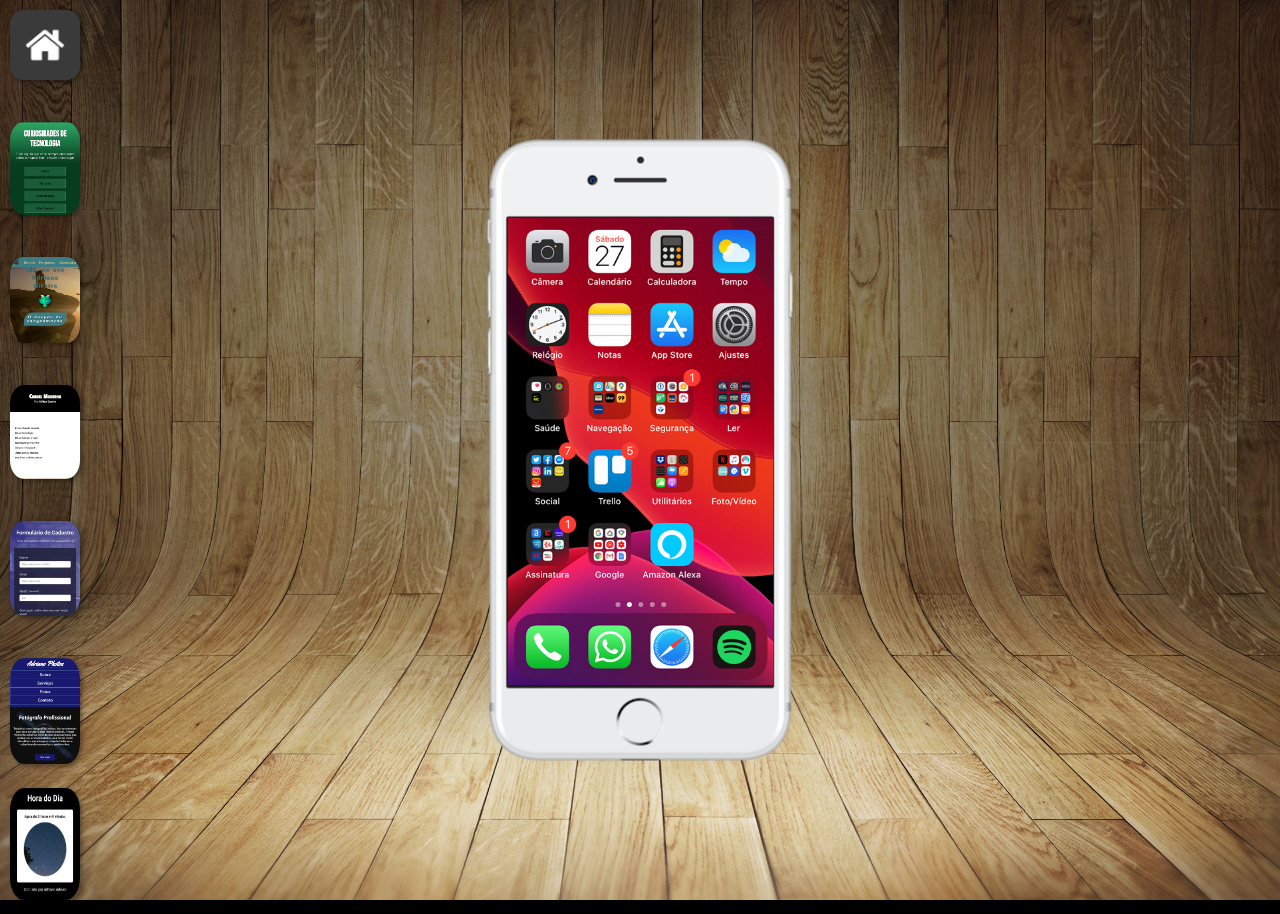
<file: index.html>
<!DOCTYPE html>
<html lang="pt-br">
<head>
    <meta charset="UTF-8">
    <meta http-equiv="X-UA-Compatible" content="IE=edge">
    <meta name="viewport" content="width=device-width, initial-scale=1.0">
    <link rel="shortcut icon" href="favicon.ico" type="image/x-icon">
    <link rel="stylesheet" href="estilos/style.css">
    <title>Projeto Redes Sociais</title>

</head>
<body>
    <main>
        <section id="telefone">
            <iframe src="home.html" frameborder="0" name="tela" id="tela">
                O navegador não é compatível com isso.
            </iframe>
            
        </section>
        <section id="redes-sociais">
            <a href="home.html" target="tela"><img src="imagens/logo-home.jpg" alt="Home"></a><br>
            <a href="android.html" target="tela"><img src="imagens/logo-android.jpeg" alt="Android"></a><br>
            <a href="portfolio.html" target="tela"><img src="imagens/logo-port.jpeg" alt="Portfólio"></a><br>
            <a href="cordel.html" target="tela"><img src="imagens/logo-cordel.jpeg" alt="Cordel"></a><br>
            <a href="formulario.html" target="tela"><img src="imagens/logo-form.jpeg" alt="Formulário"></a><br>
            <a href="photos.html" target="tela"><img src="imagens/logo-fotos.jpeg" alt="Photos"></a>
            <a href="horaatual.html" target="tela" ><img src="imagens/logo-hora.jpeg" alt="Hora" id="hora"></a>
        </section>
    </main>
</body>
</html>
</file>
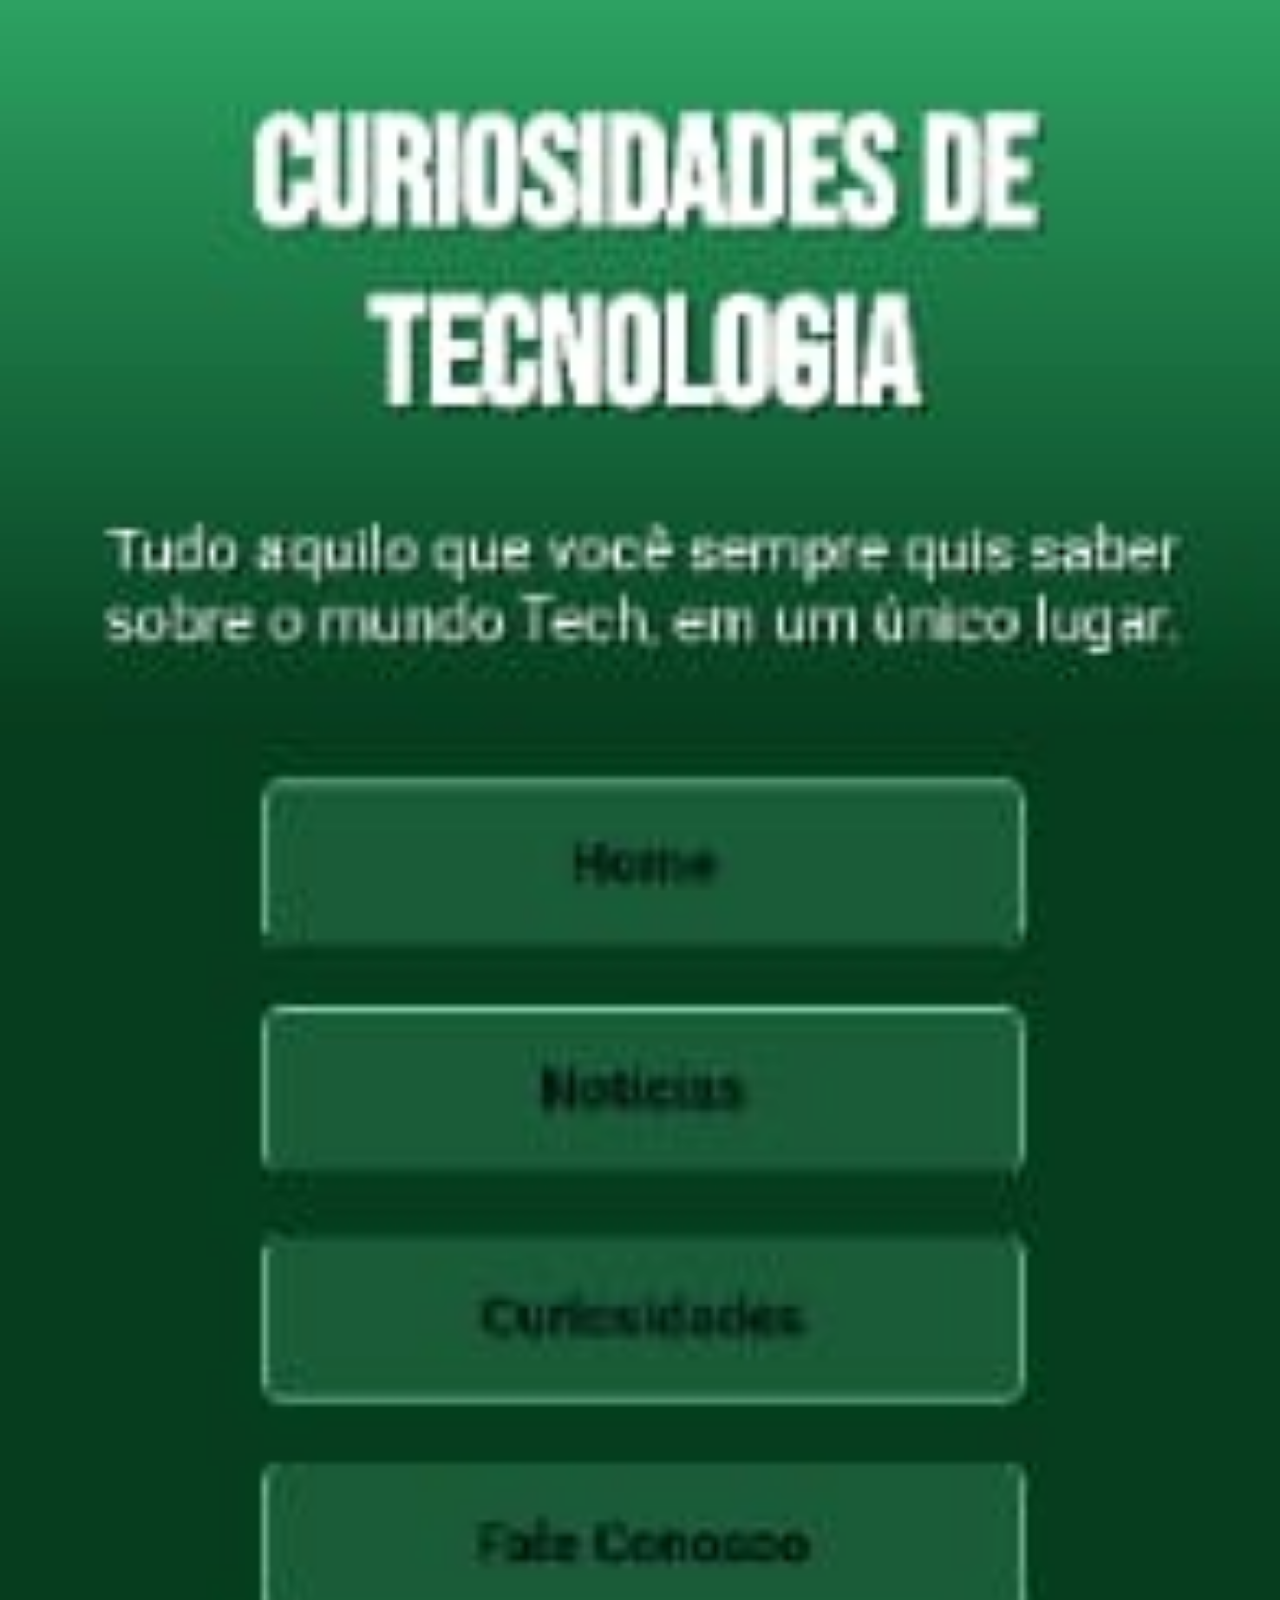
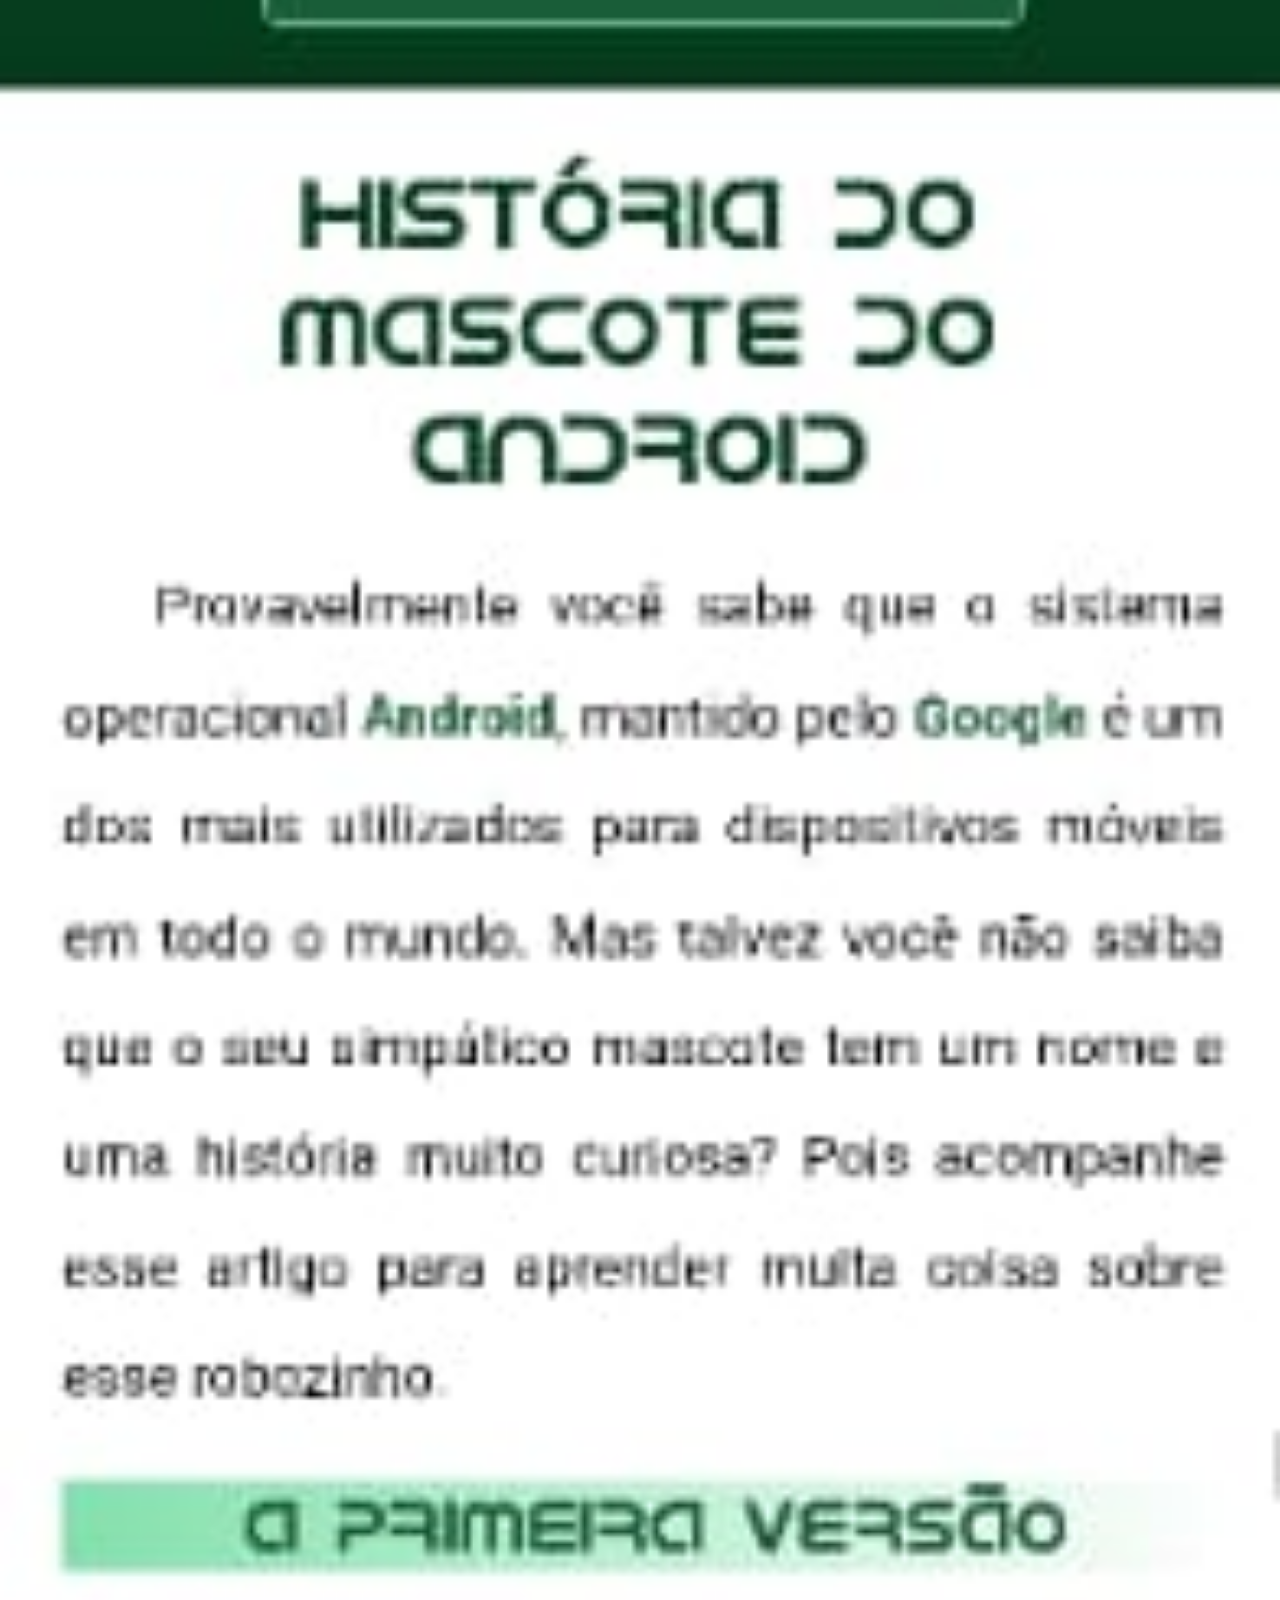
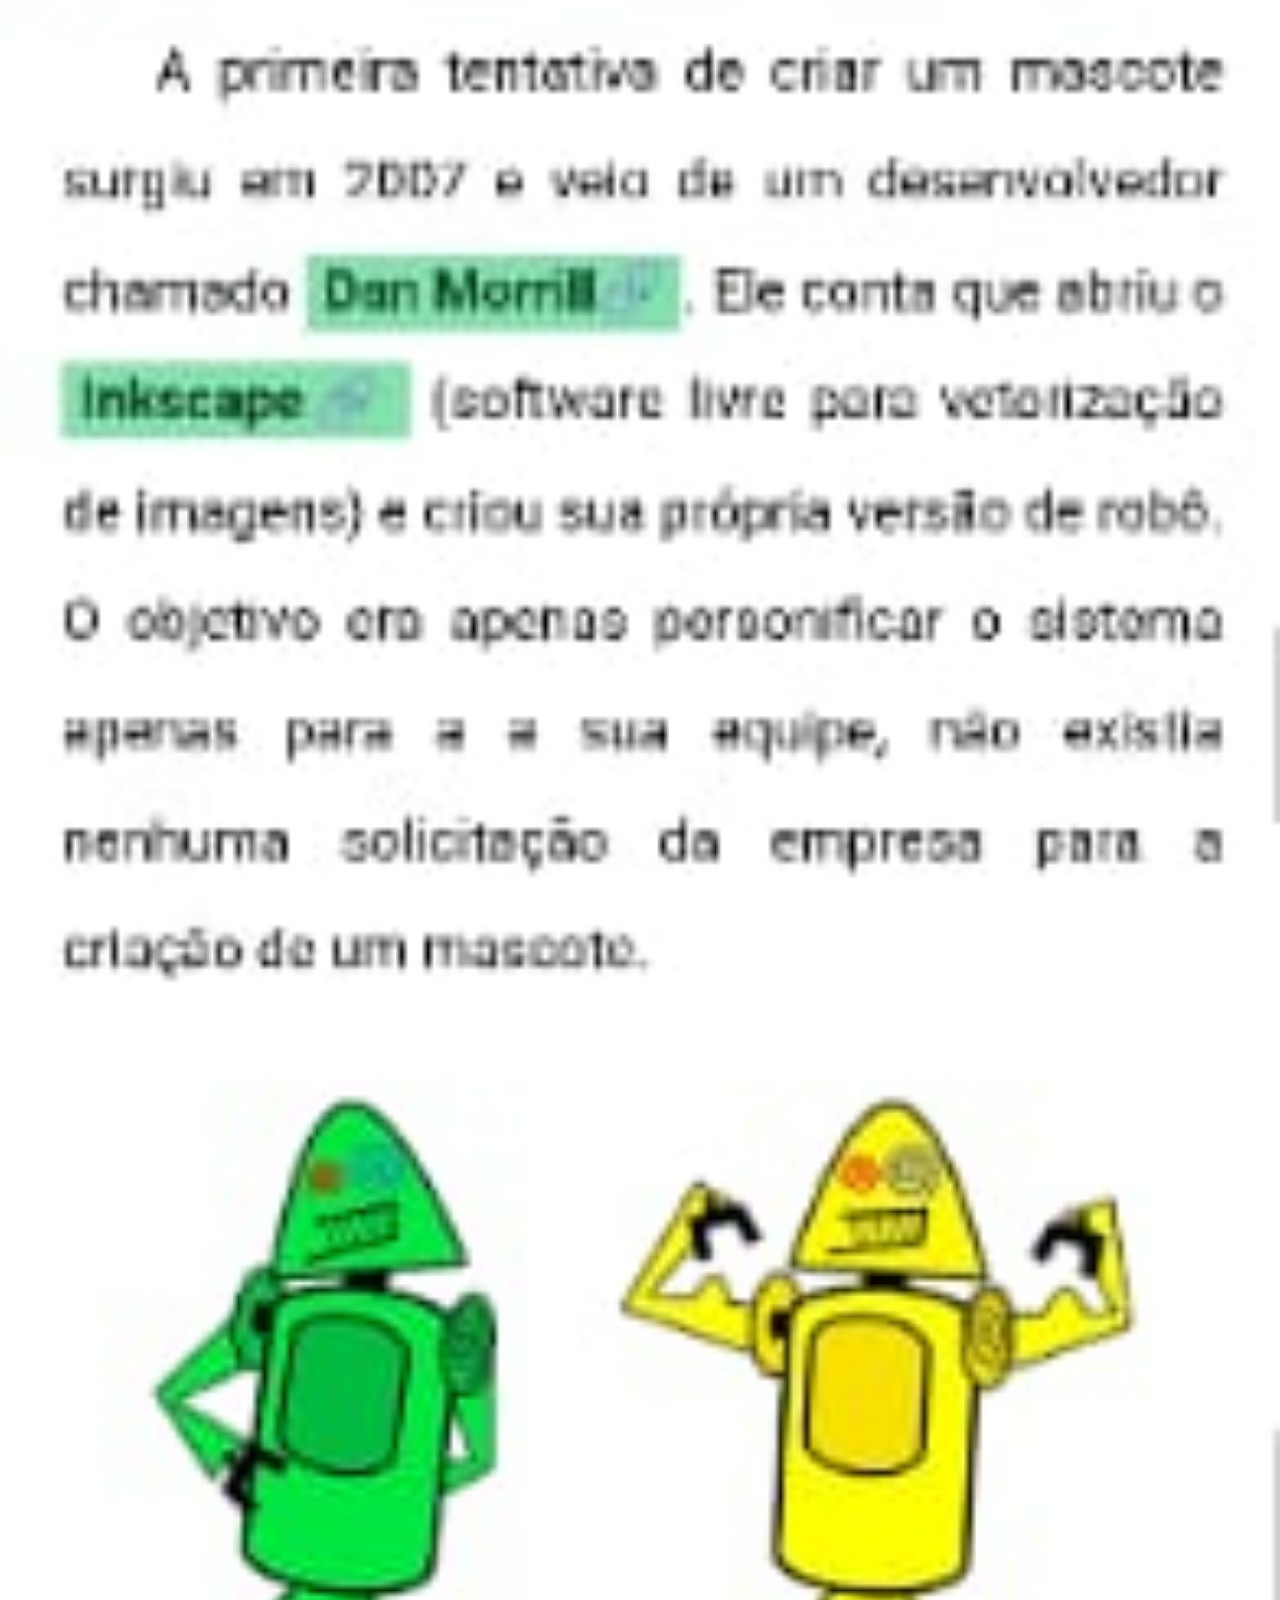
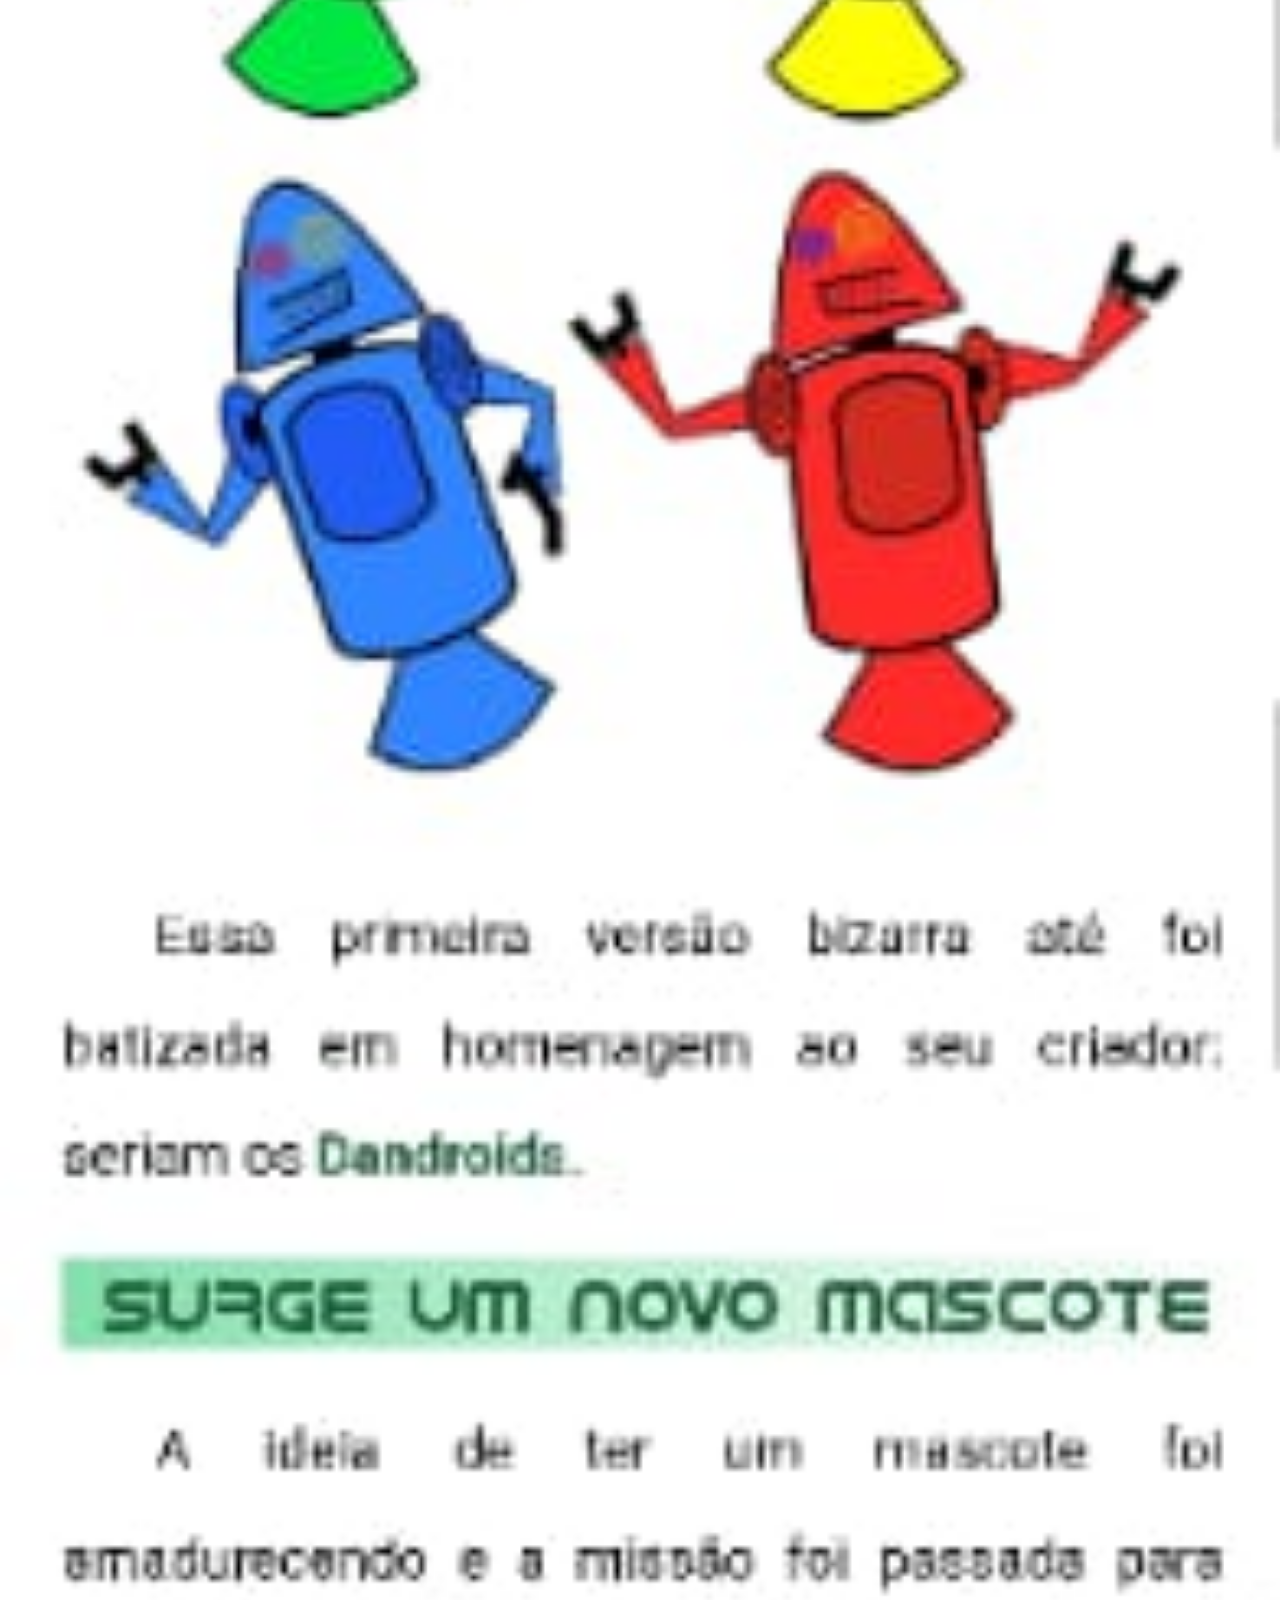
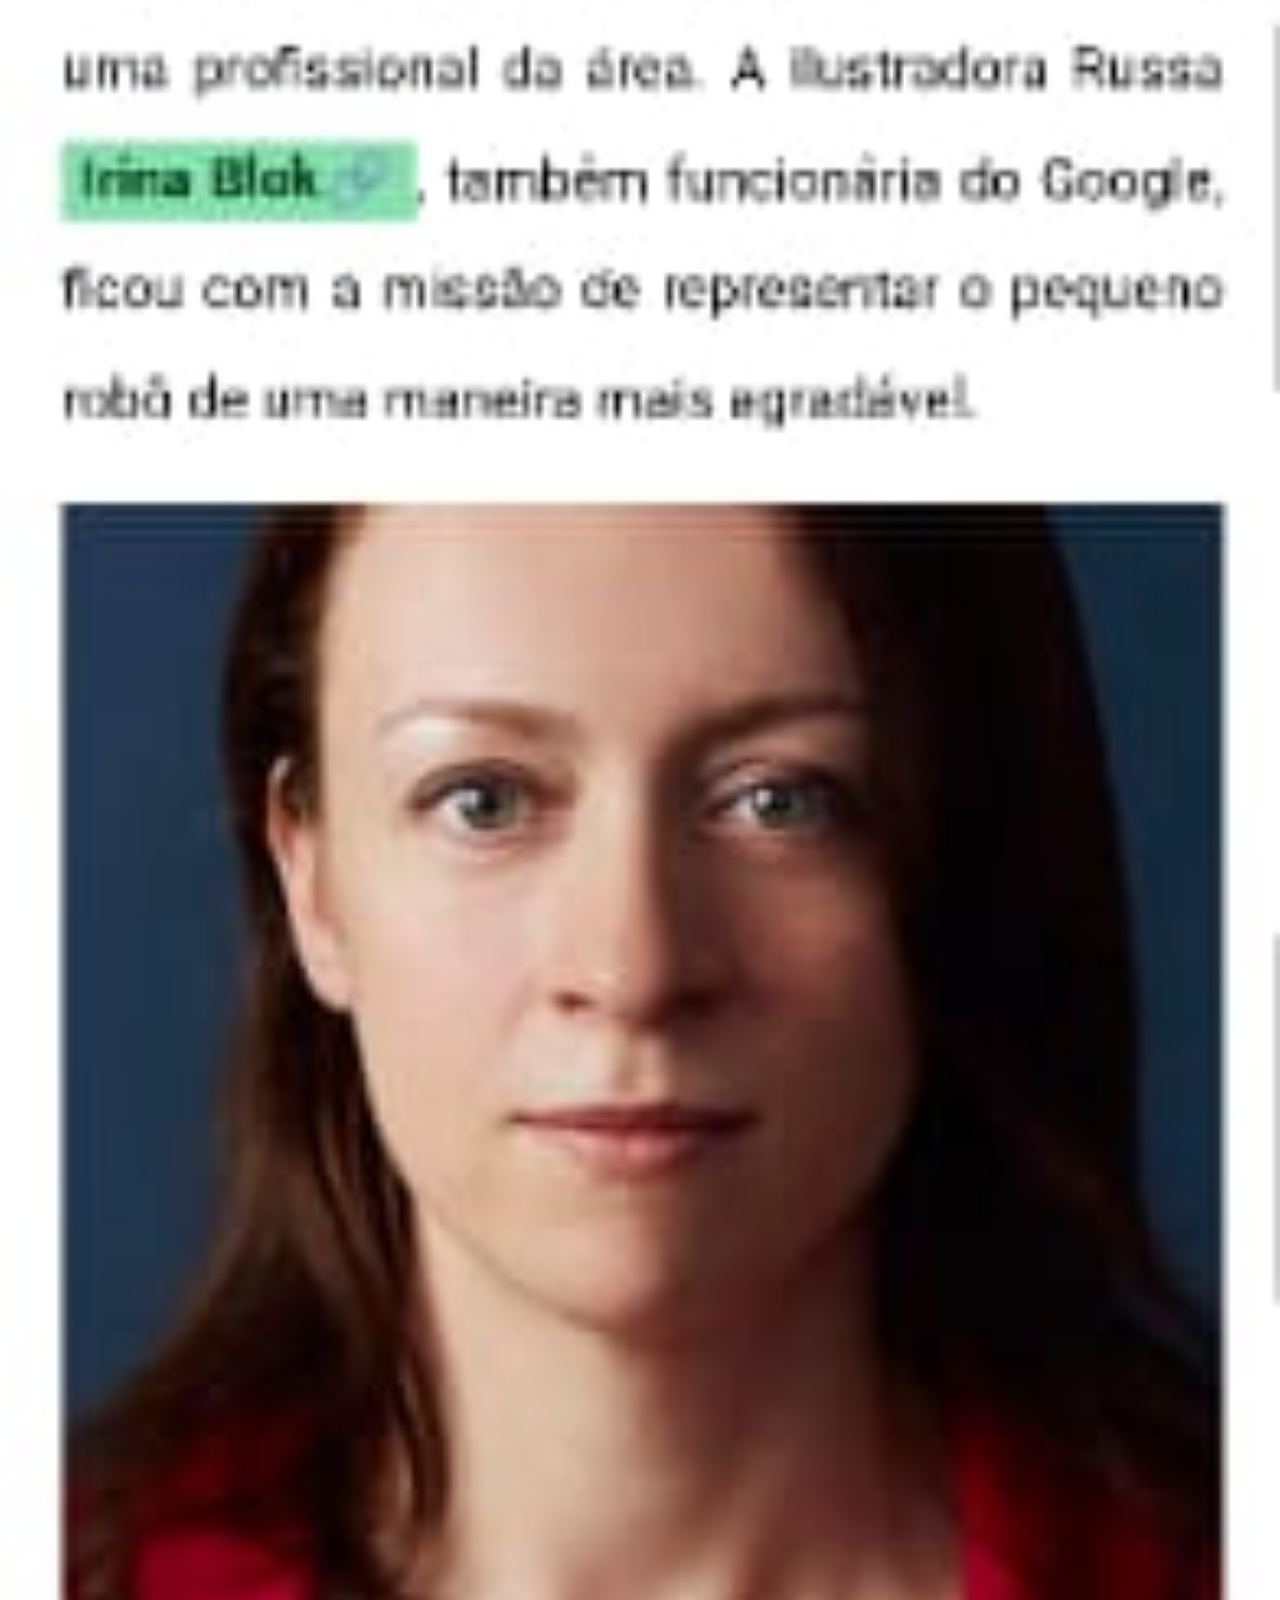
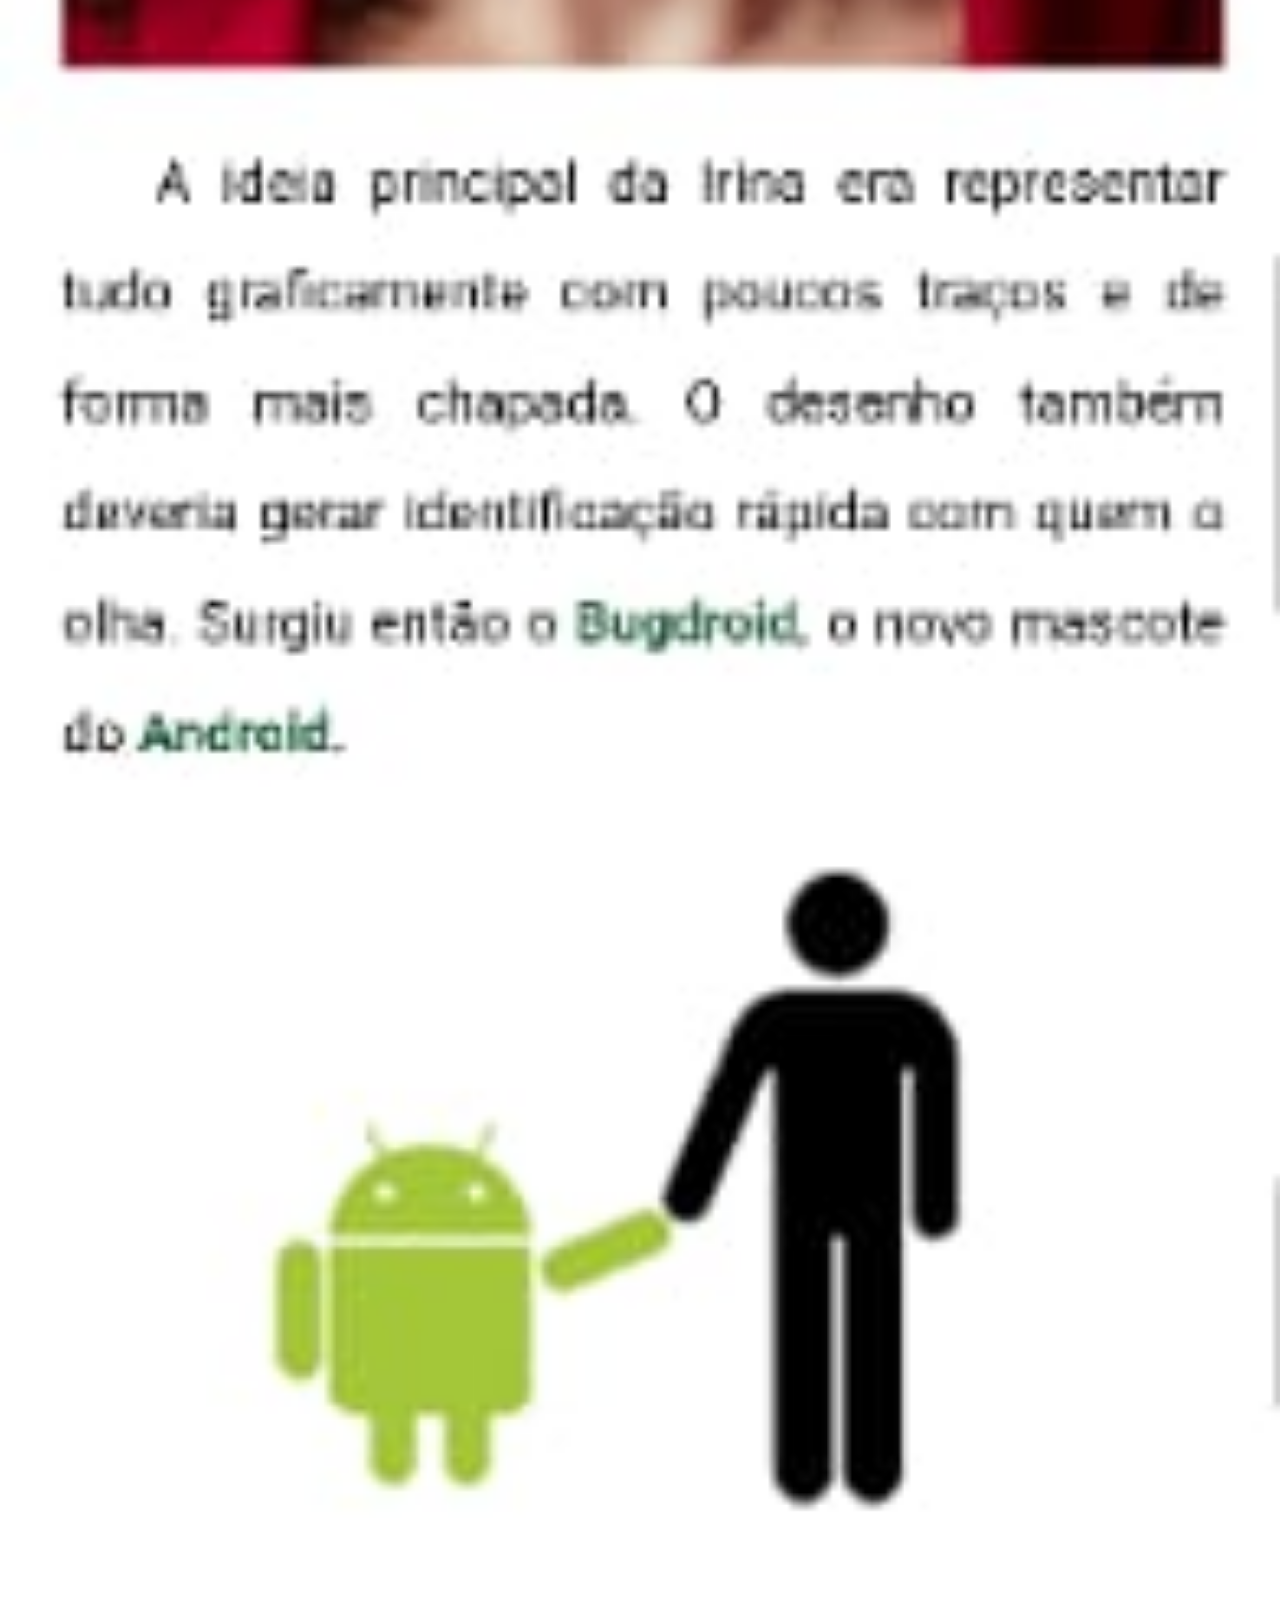
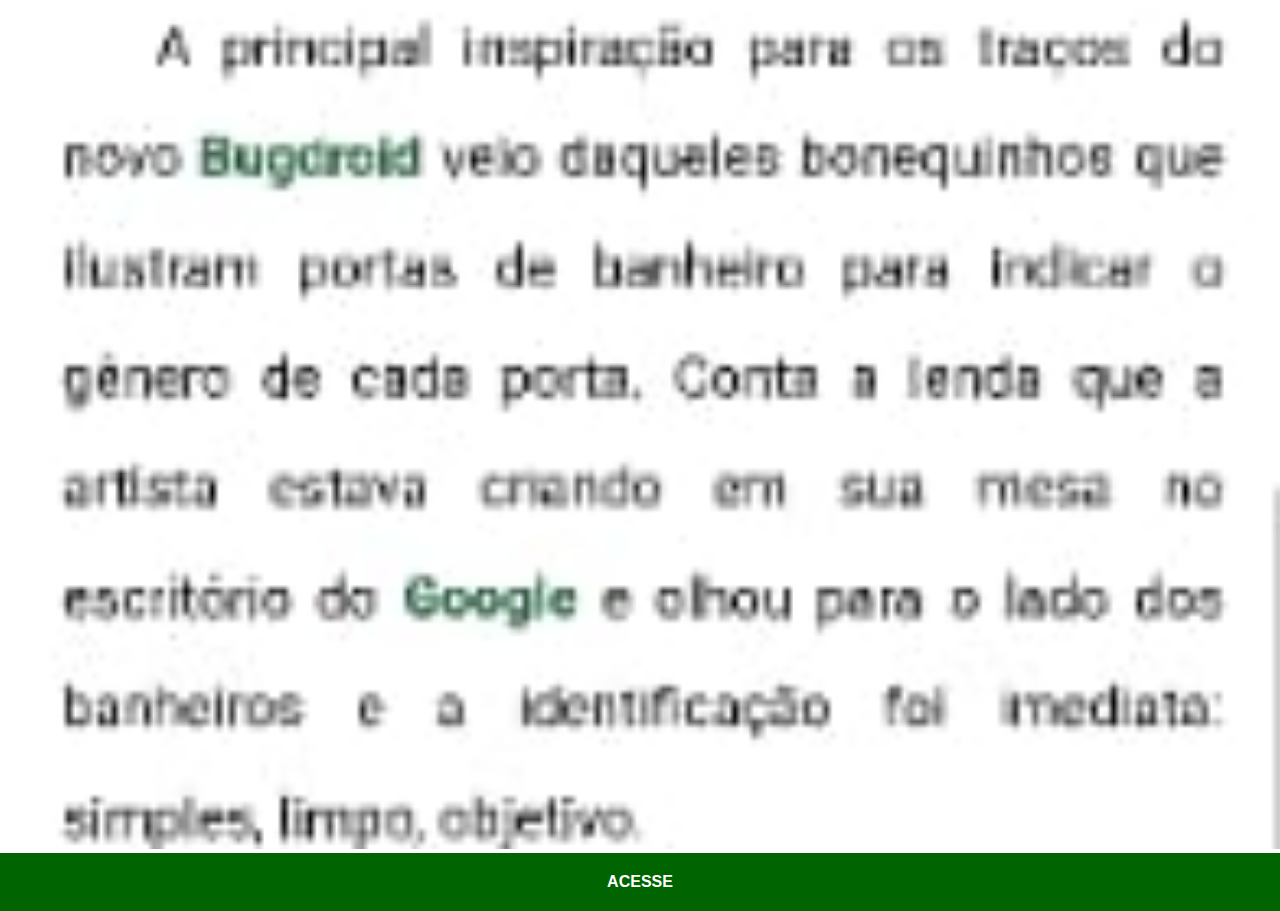
<file: android.html>
<!DOCTYPE html>
<html lang="pt-br">
<head>
    <meta charset="UTF-8">
    <meta http-equiv="X-UA-Compatible" content="IE=edge">
    <meta name="viewport" content="width=device-width, initial-scale=1.0">
    <title>Android</title>
    <style>
        * {
            margin: 0;
            padding: 0;
            font-family: Arial, Helvetica, sans-serif;
        }

        ::-webkit-scrollbar {
            width: 0;
            height: 0;
        }

        img {
            width: 100vw;
        }

        a {
            display: block;
            background-color: darkgreen;
            color: white;
            padding: 20px;
            text-align: center;
            font-weight: bolder;
            text-decoration: none;
        }

        a:hover {
            background-color: green;
        }

    </style>
</head>
<body>
    <img src="imagens/site-android.jpeg" alt="Site Android">
    <a href="https://adrianonribeiro.github.io/HTML/site_android/index.html" target="_blank">ACESSE</a>
</body>
</html>
</file>
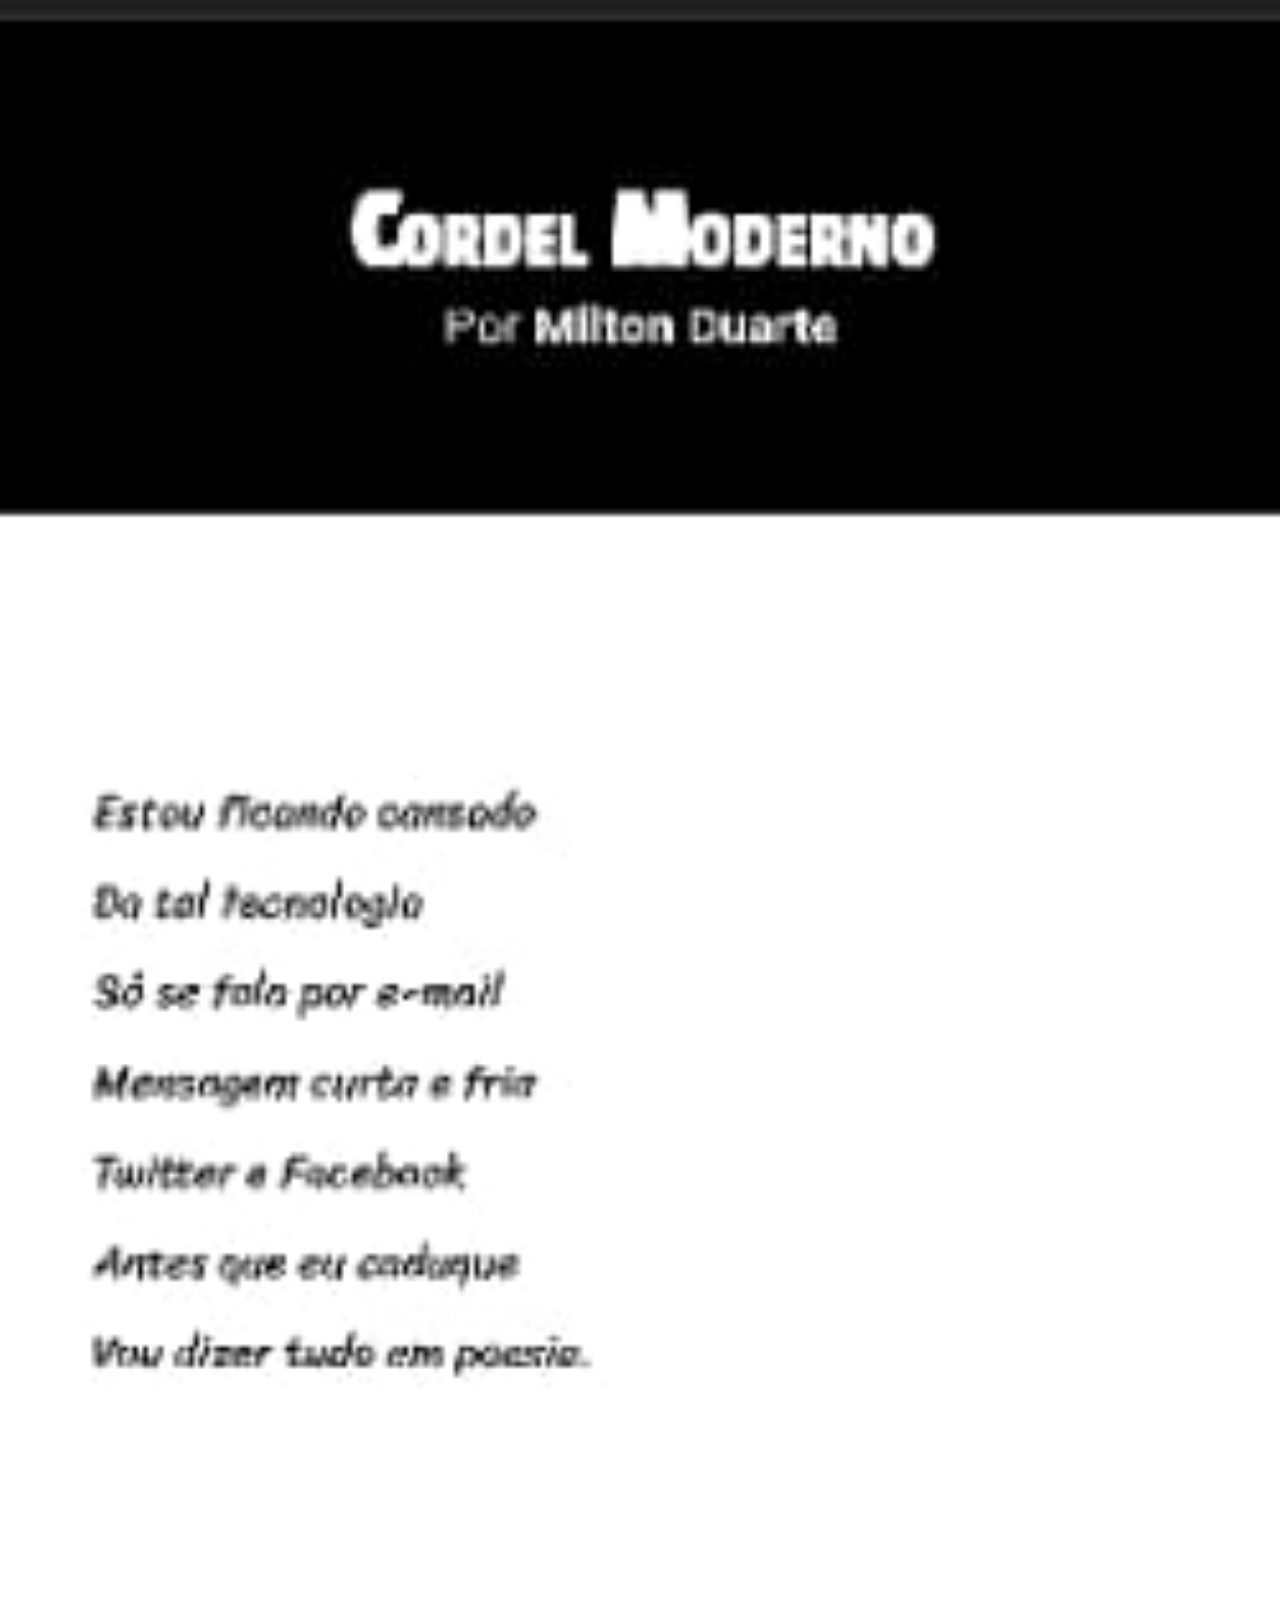
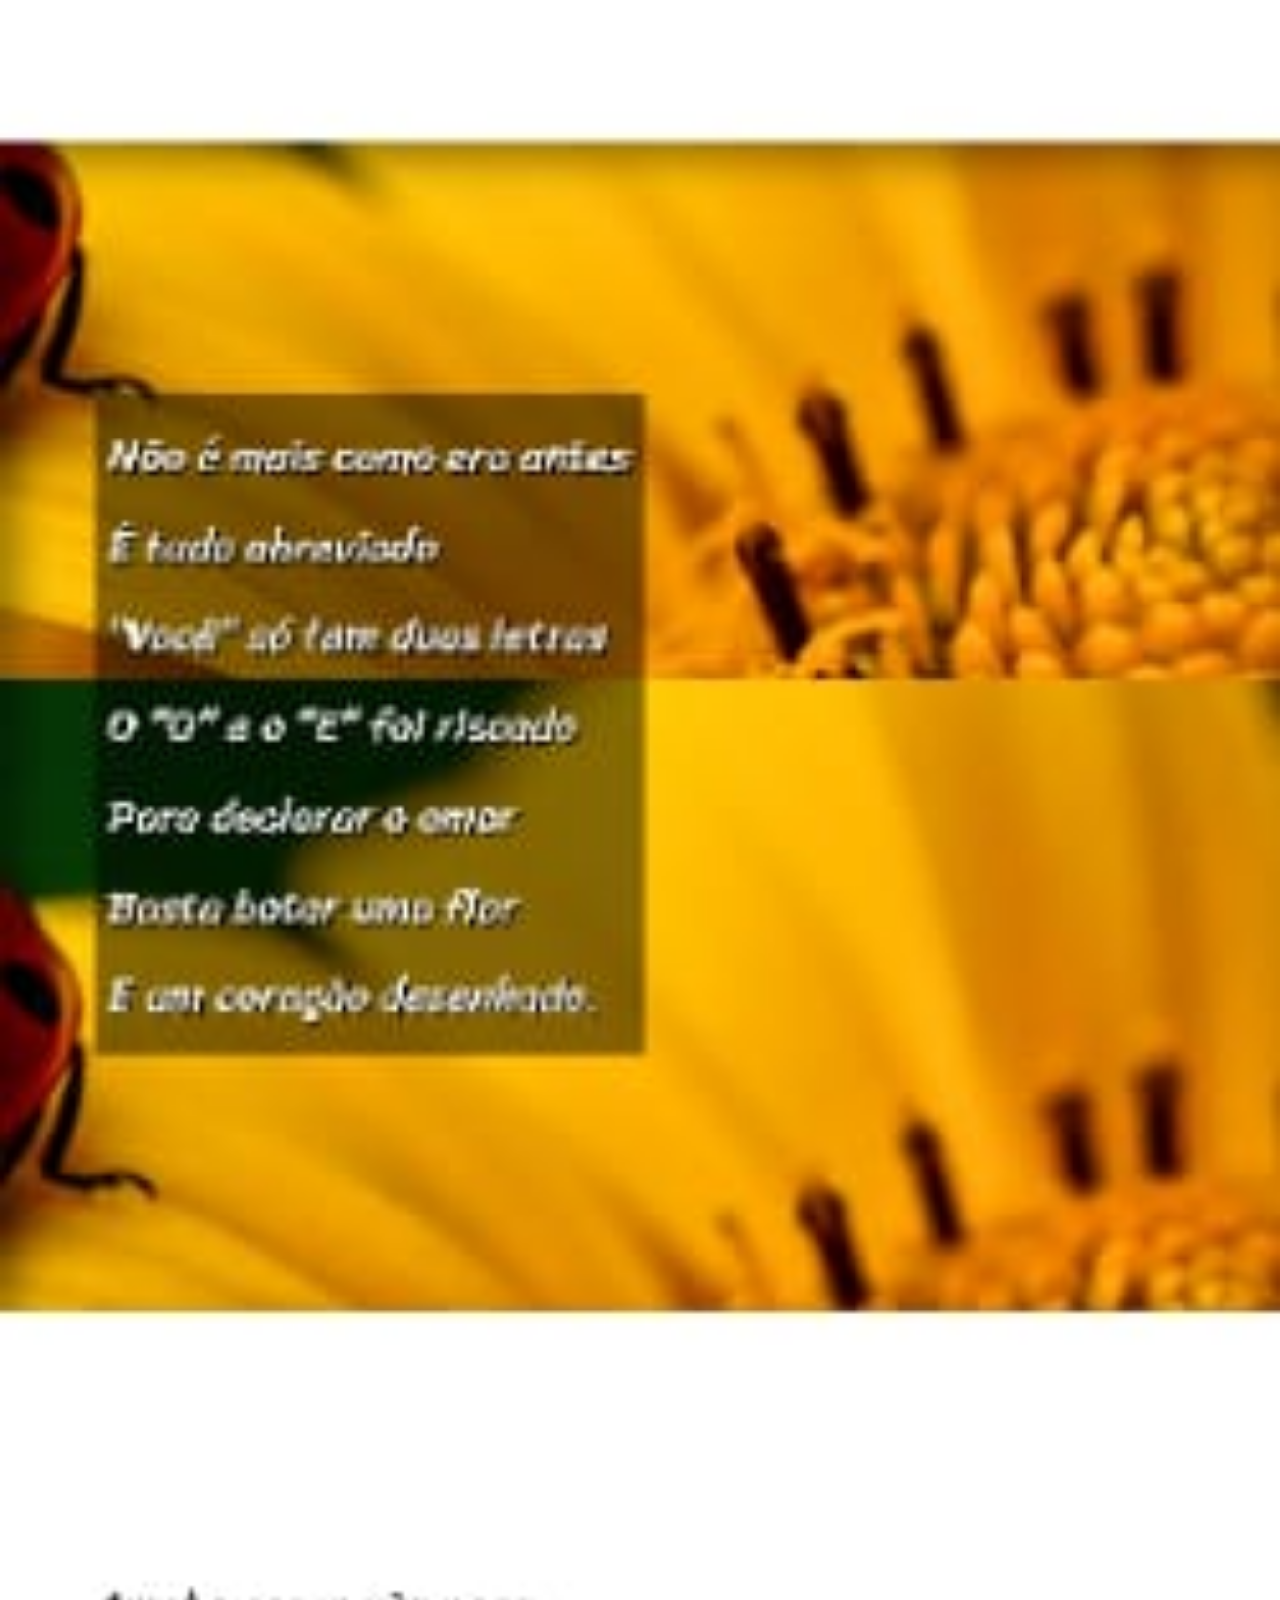
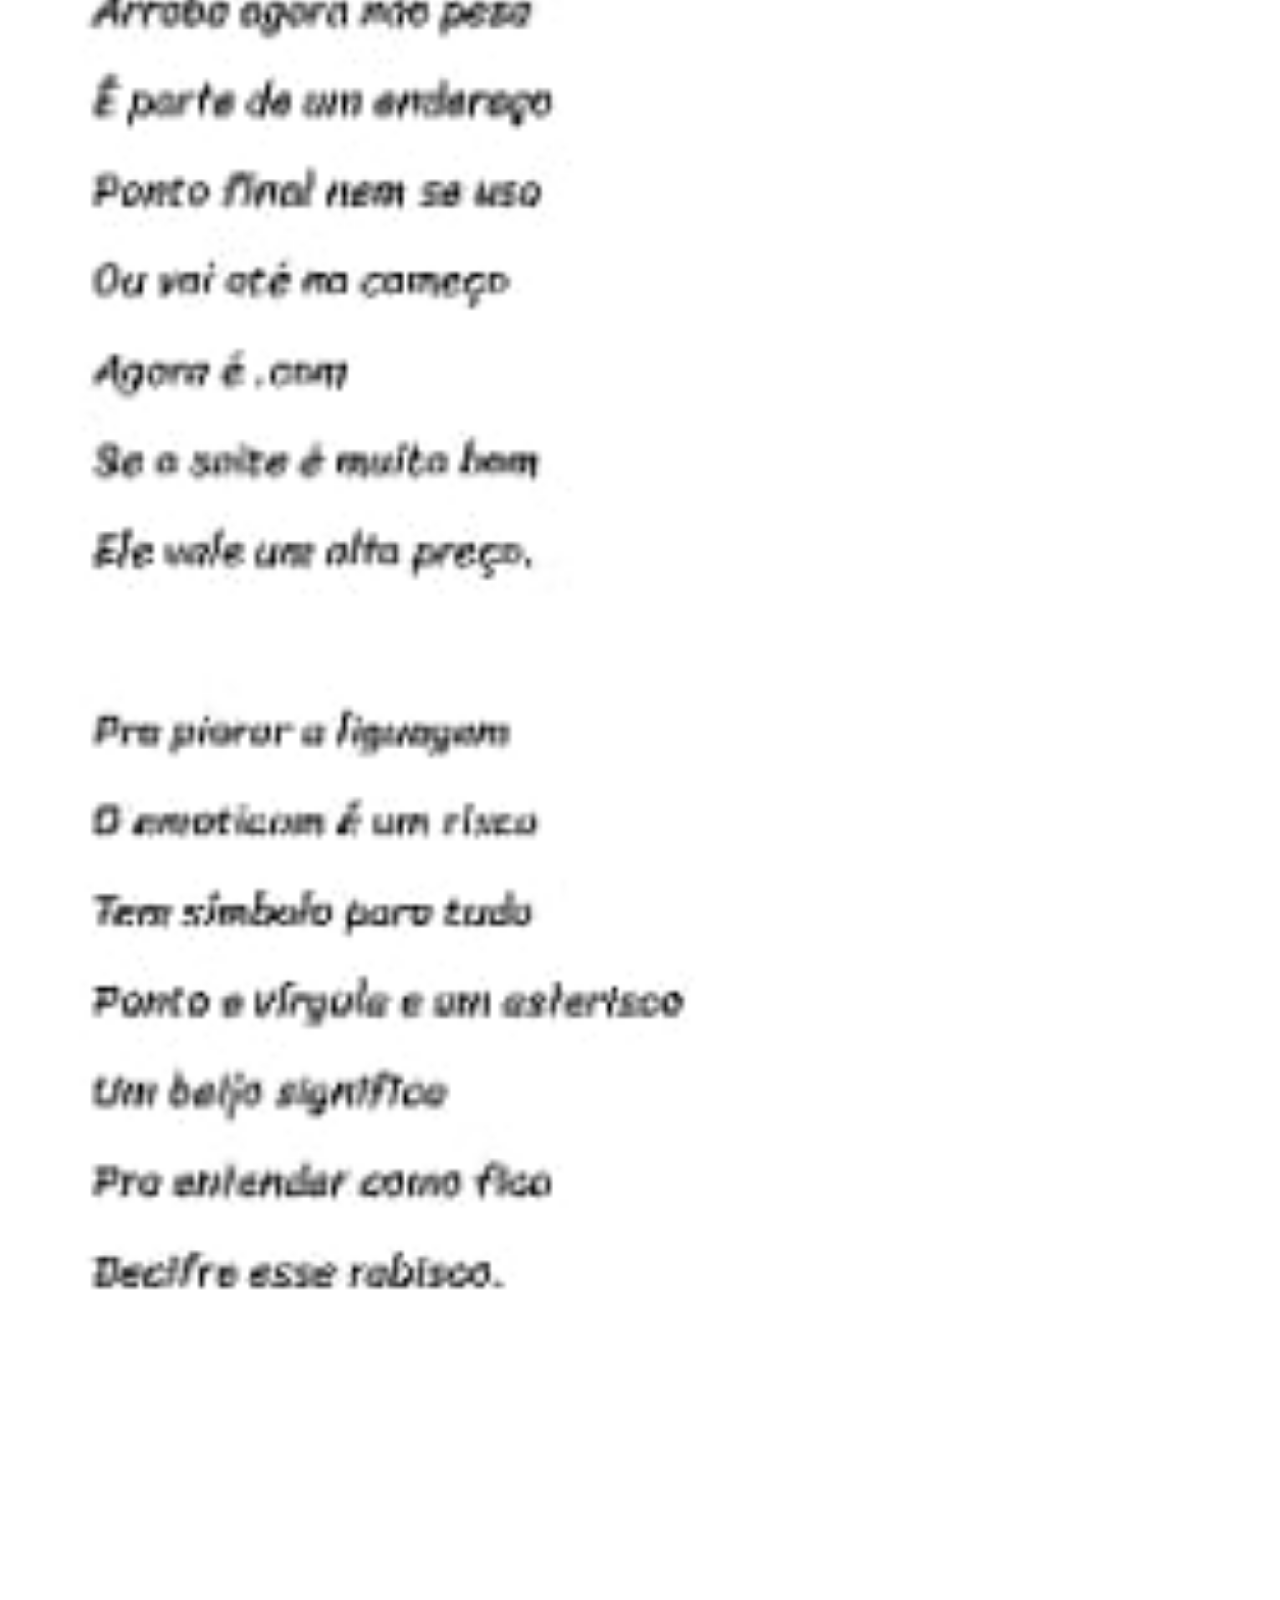
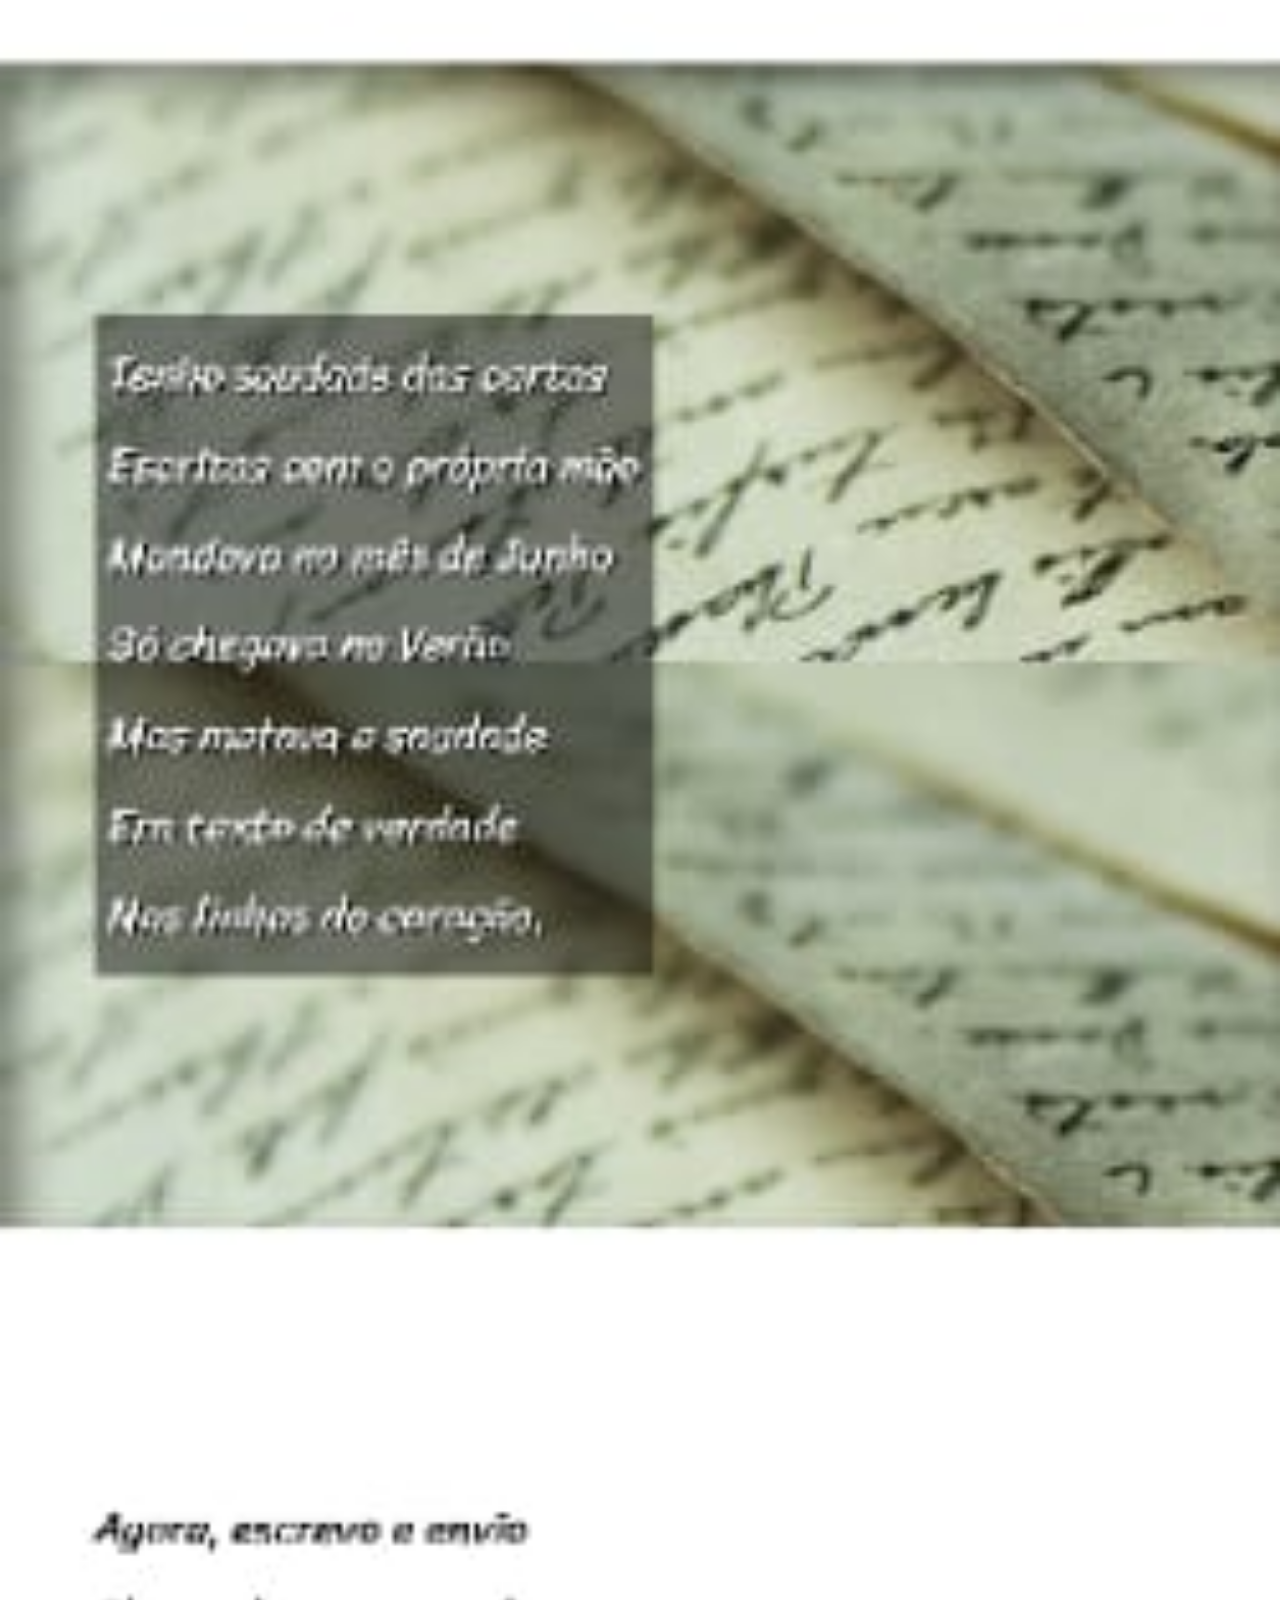
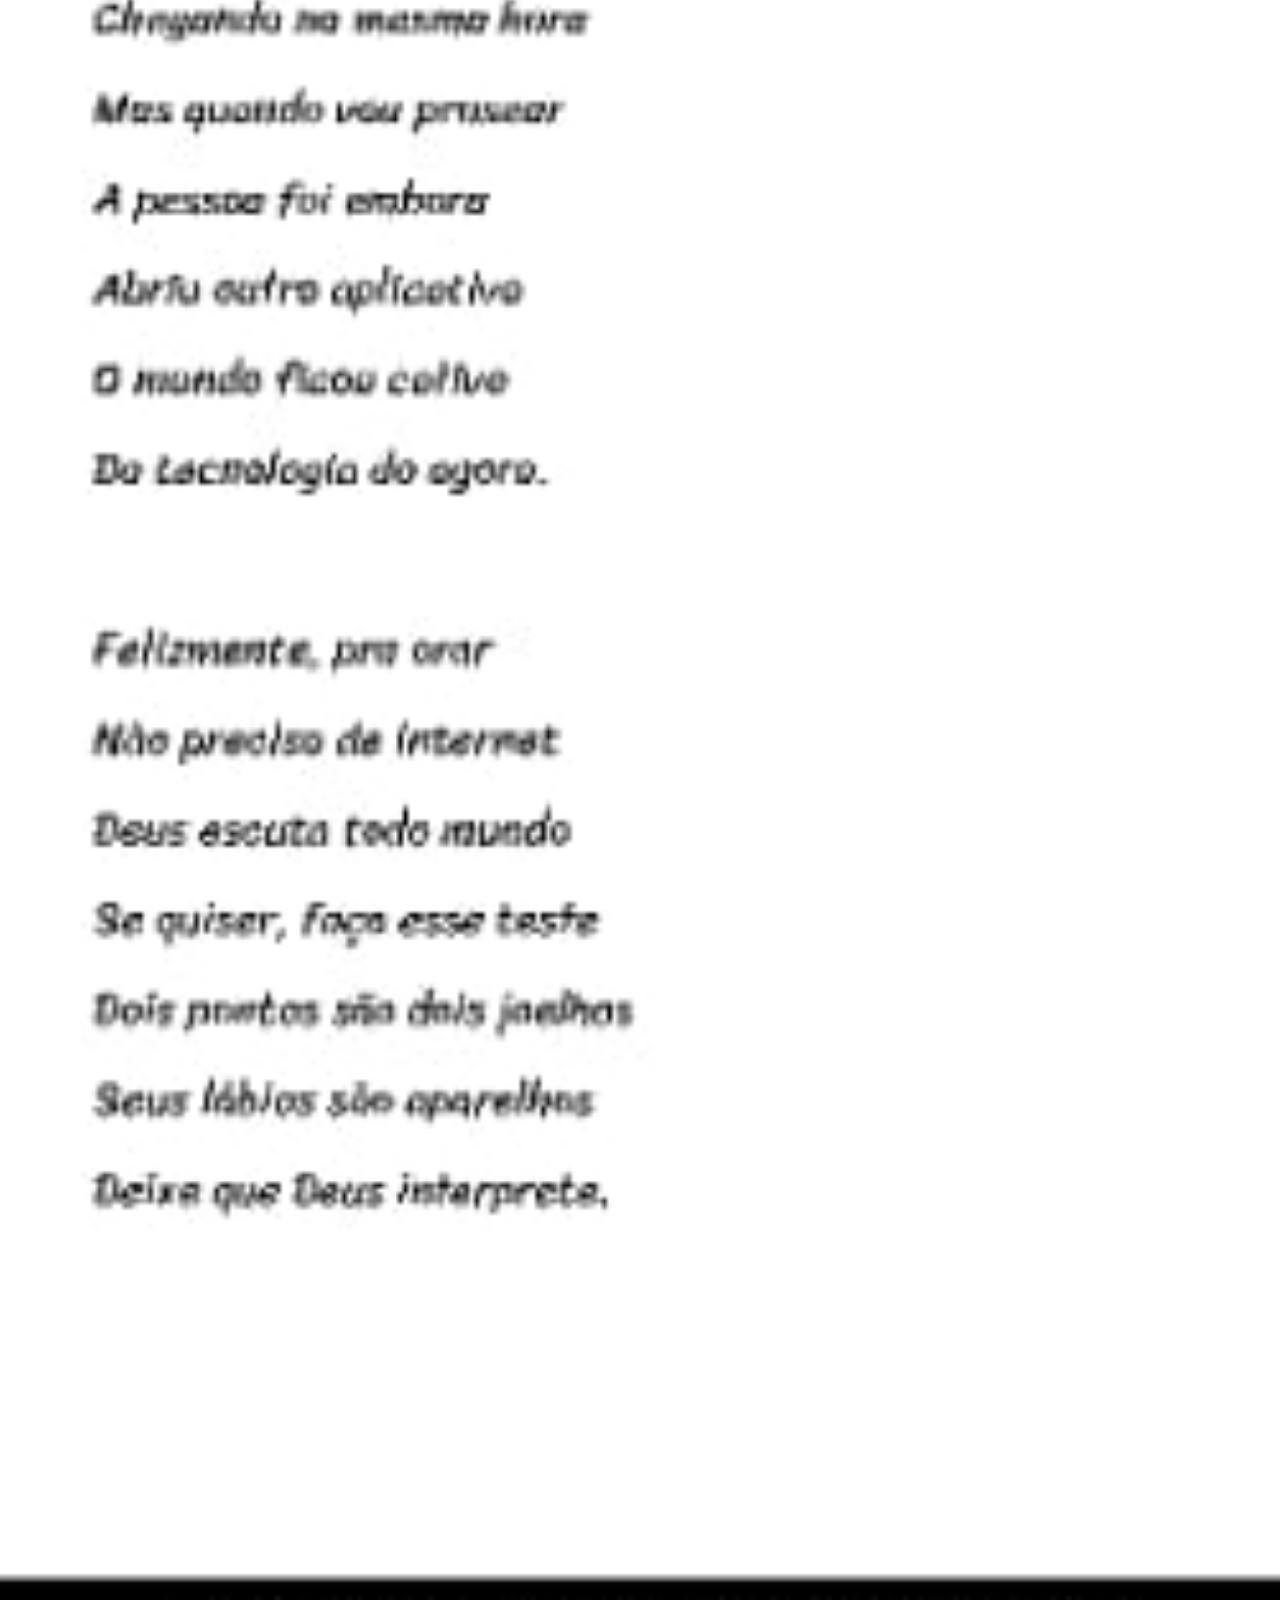
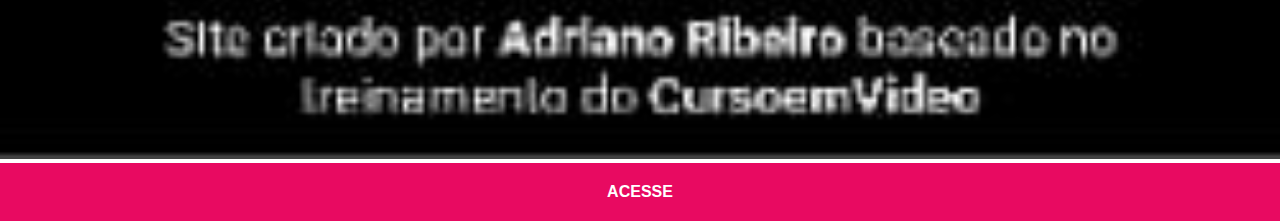
<file: cordel.html>
<!DOCTYPE html>
<html lang="pt-br">
<head>
    <meta charset="UTF-8">
    <meta http-equiv="X-UA-Compatible" content="IE=edge">
    <meta name="viewport" content="width=device-width, initial-scale=1.0">
    <title>Cordel</title>
    <style>
        * {
            margin: 0;
            padding: 0;
            font-family: Arial, Helvetica, sans-serif;
        }

        ::-webkit-scrollbar {
            width: 0;
            height: 0;
        }

        img {
            width: 100vw;
        }

        a {
            display: block;
            background-color: #E80A61;
            color: white;
            padding: 20px;
            text-align: center;
            font-weight: bolder;
            text-decoration: none;
        }

        a:hover {
            background-color: #ee4e8e;
        }

    </style>
</head>
<body>
    <img src="imagens/site-cordel.jpeg" alt="Cordel">
    <a href="https://adrianonribeiro.github.io/HTML/desafio002/cordel.html" target="_blank">ACESSE</a>
</body>
</html>
</file>
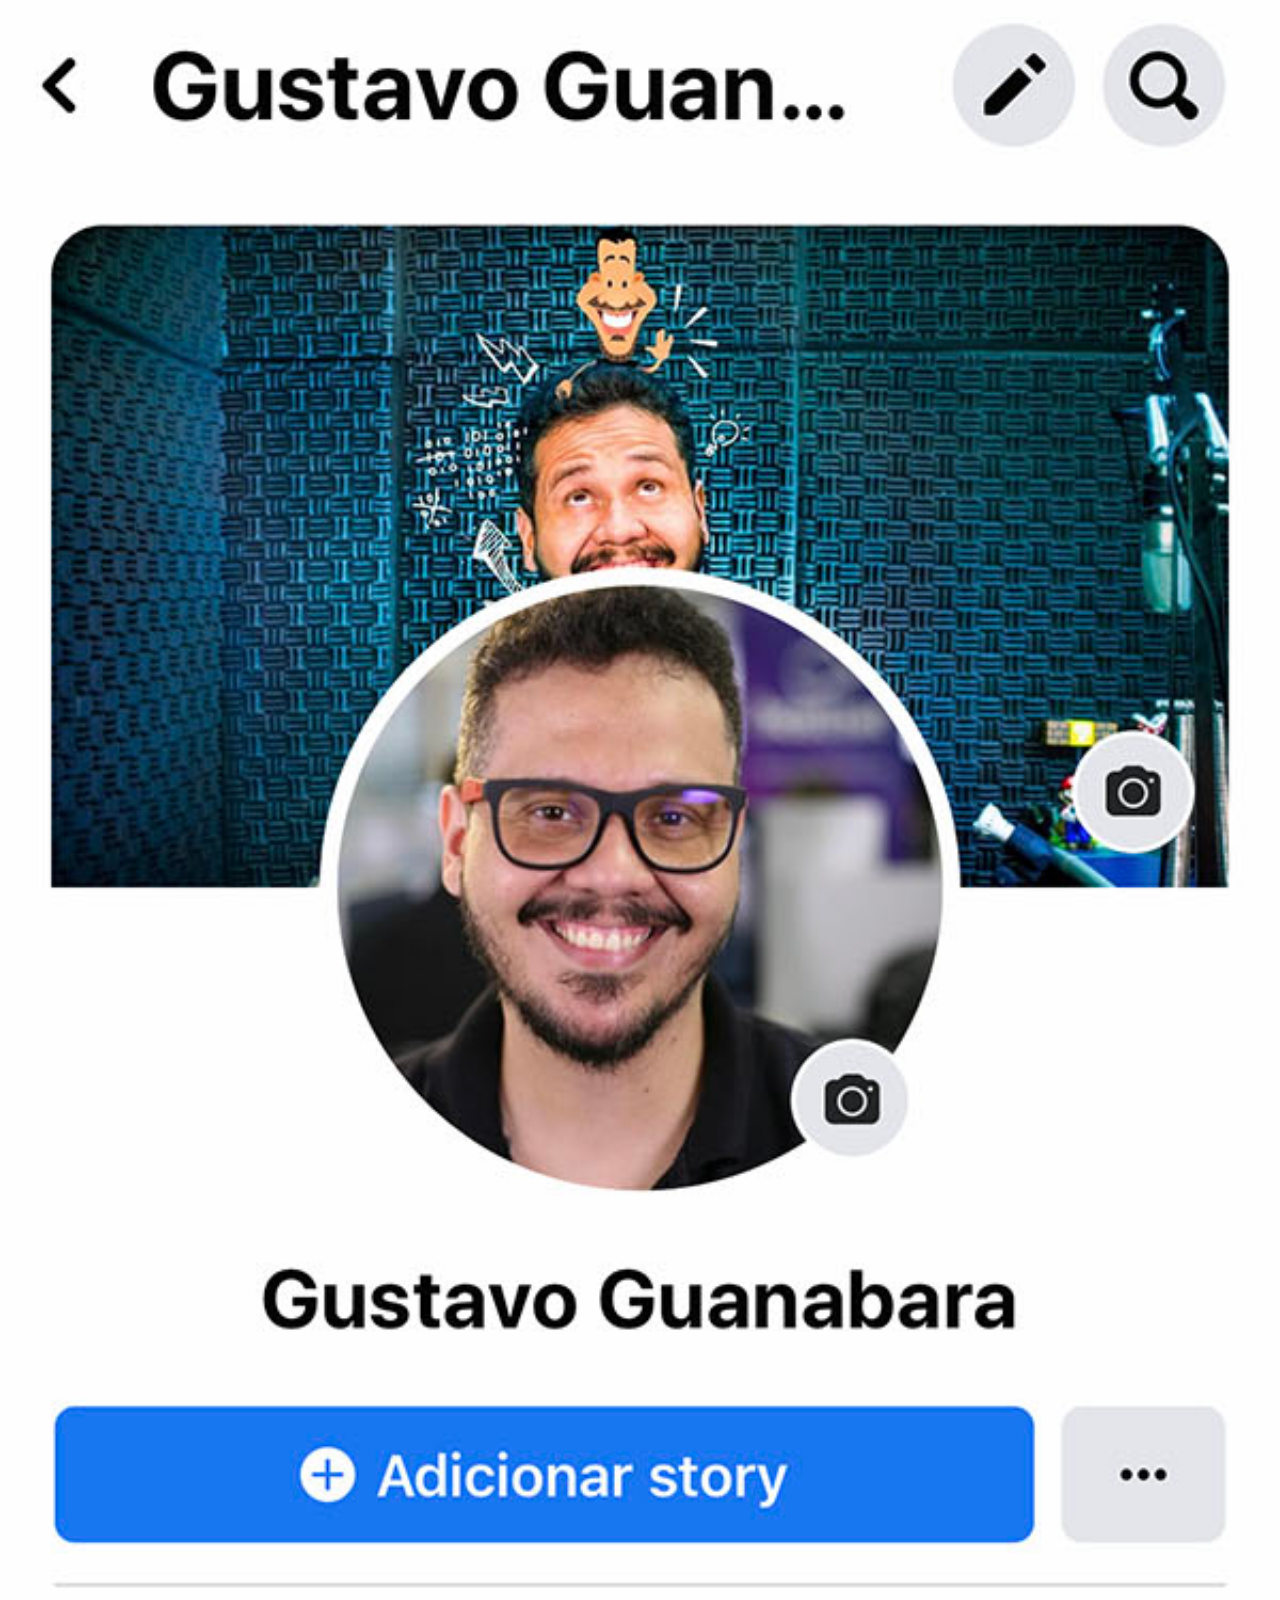
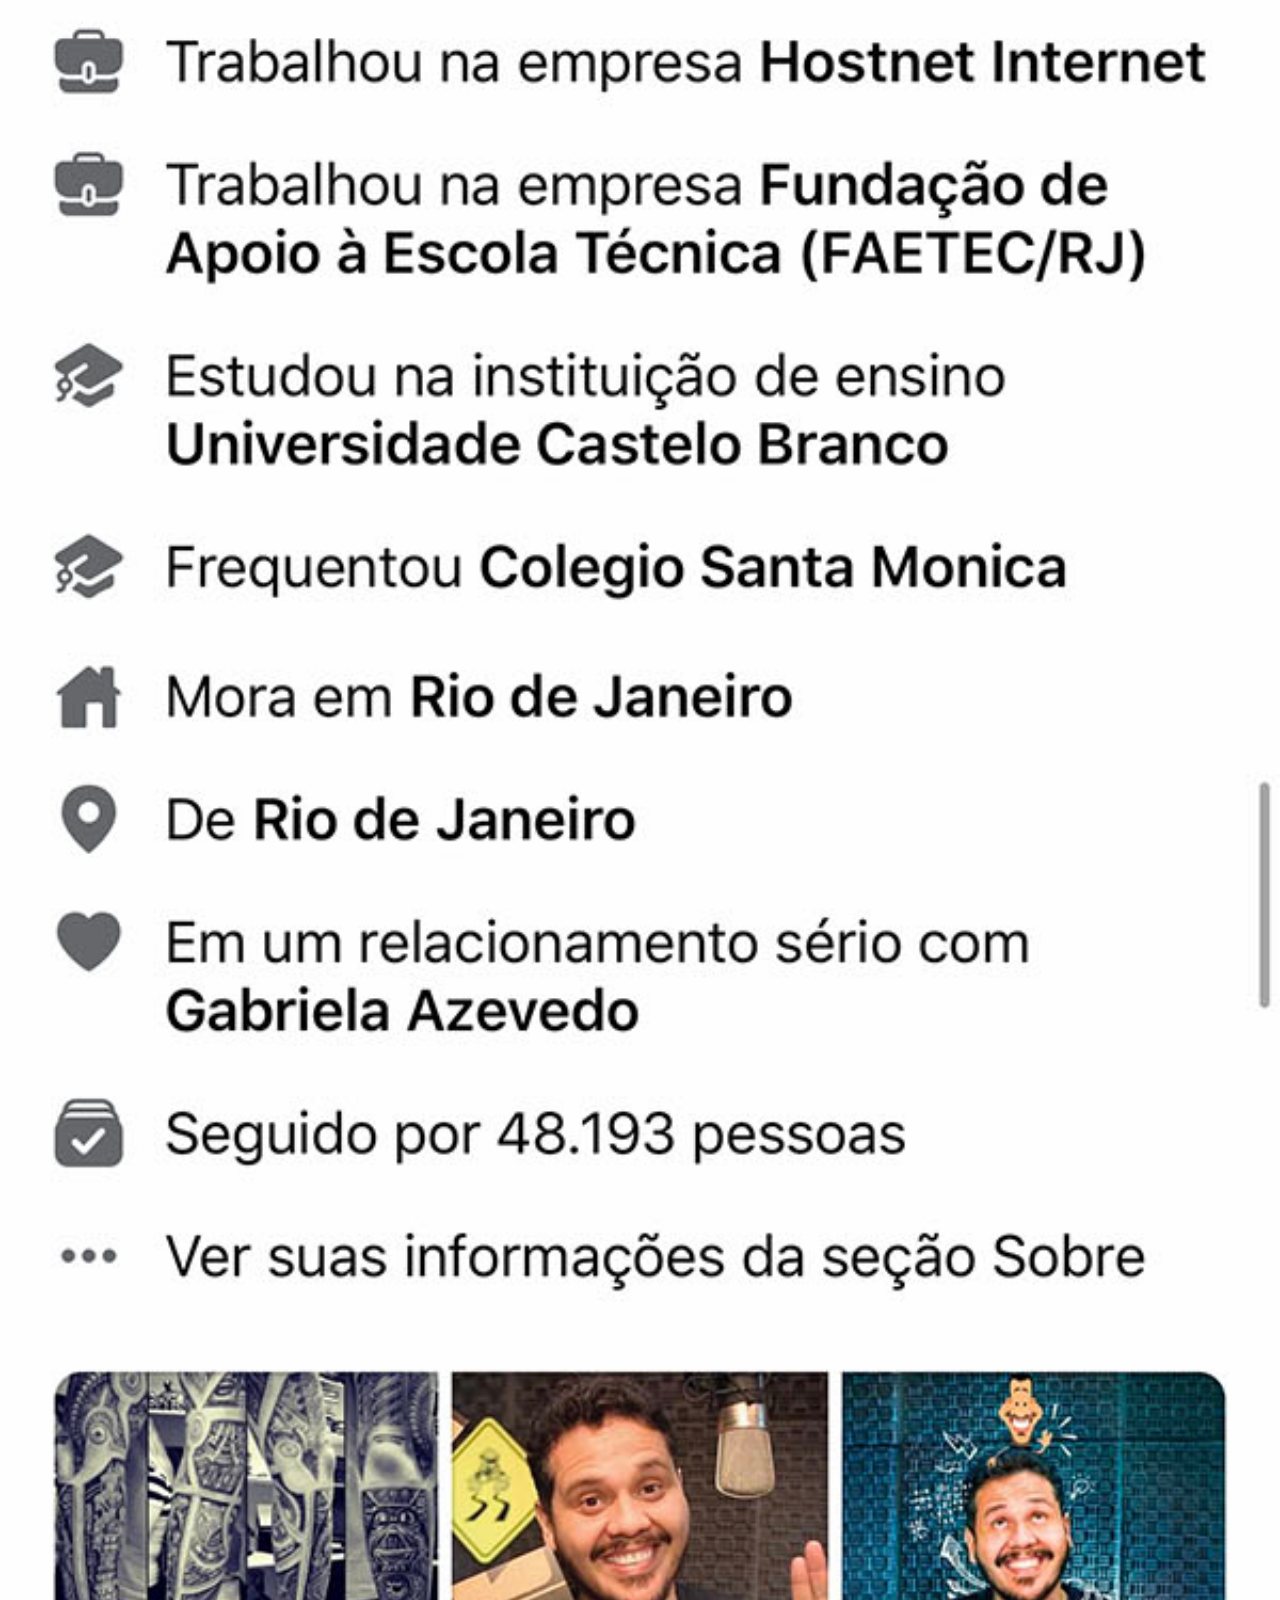
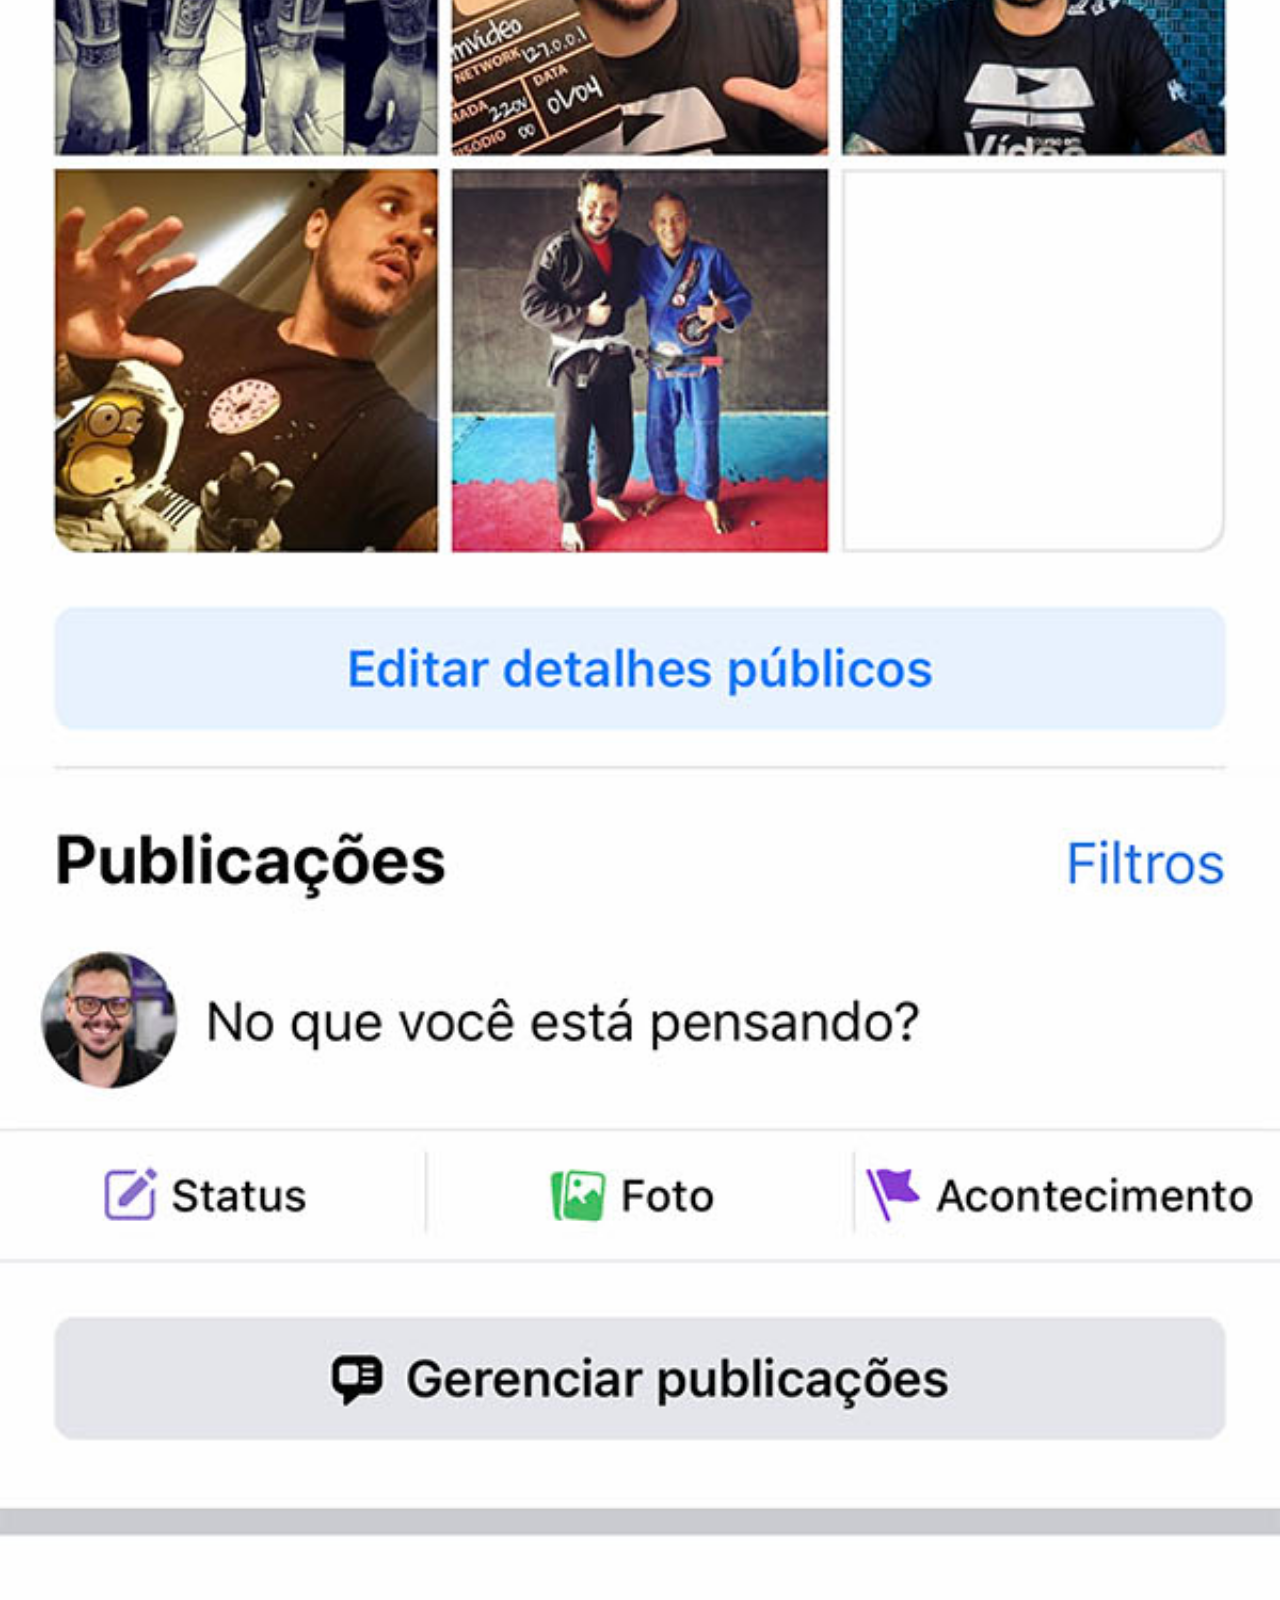
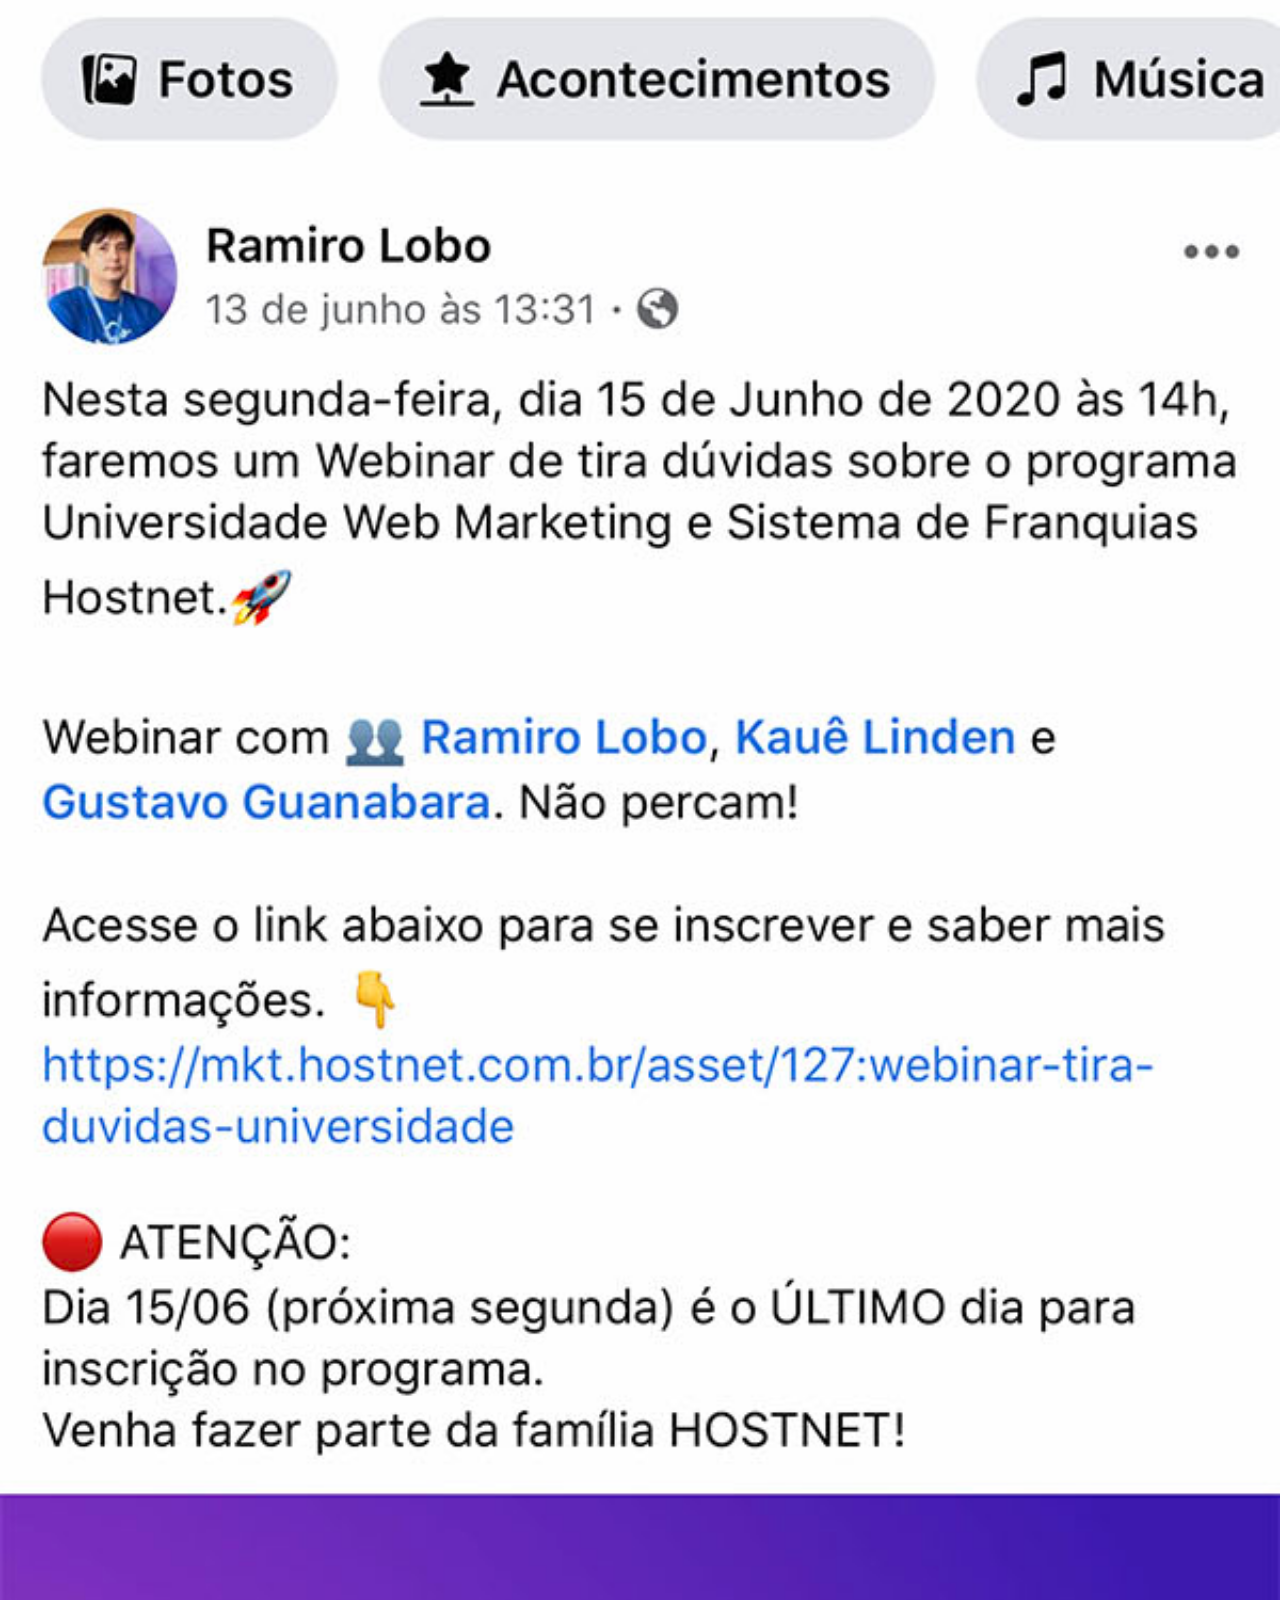
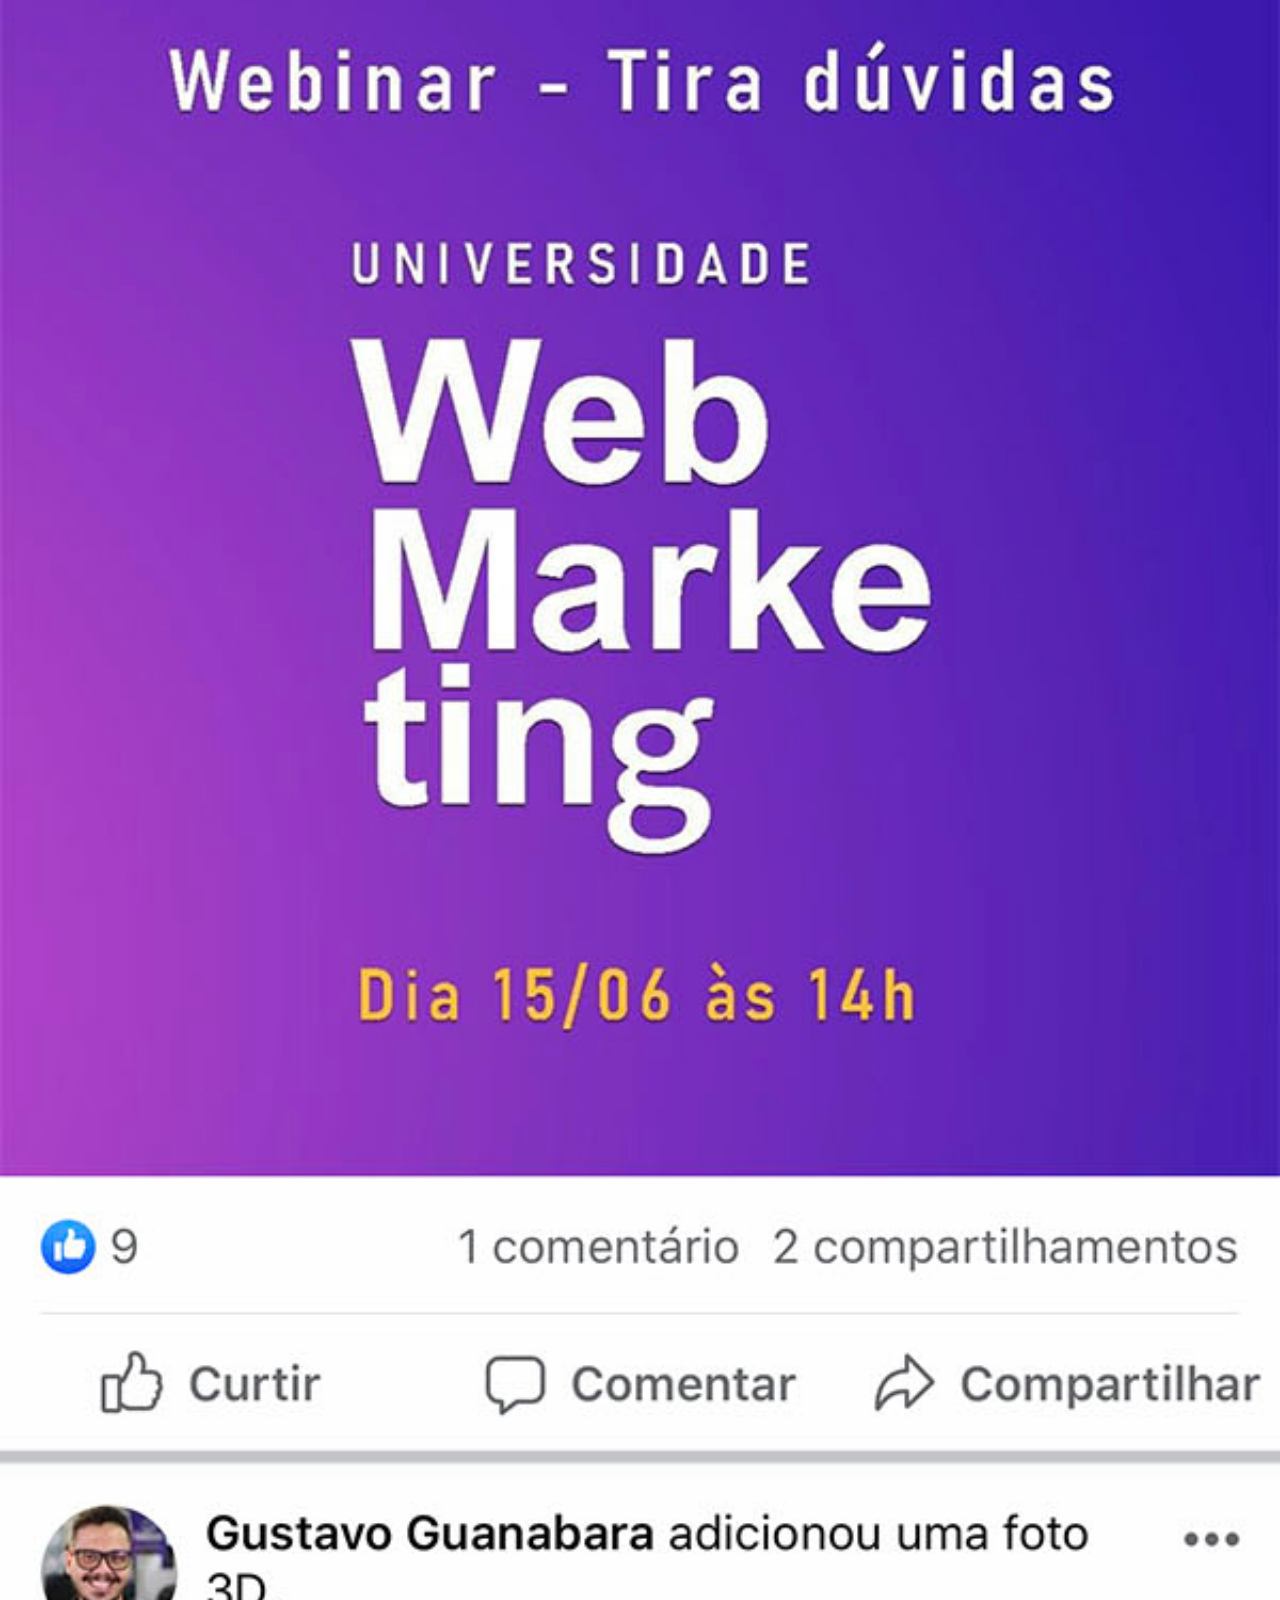
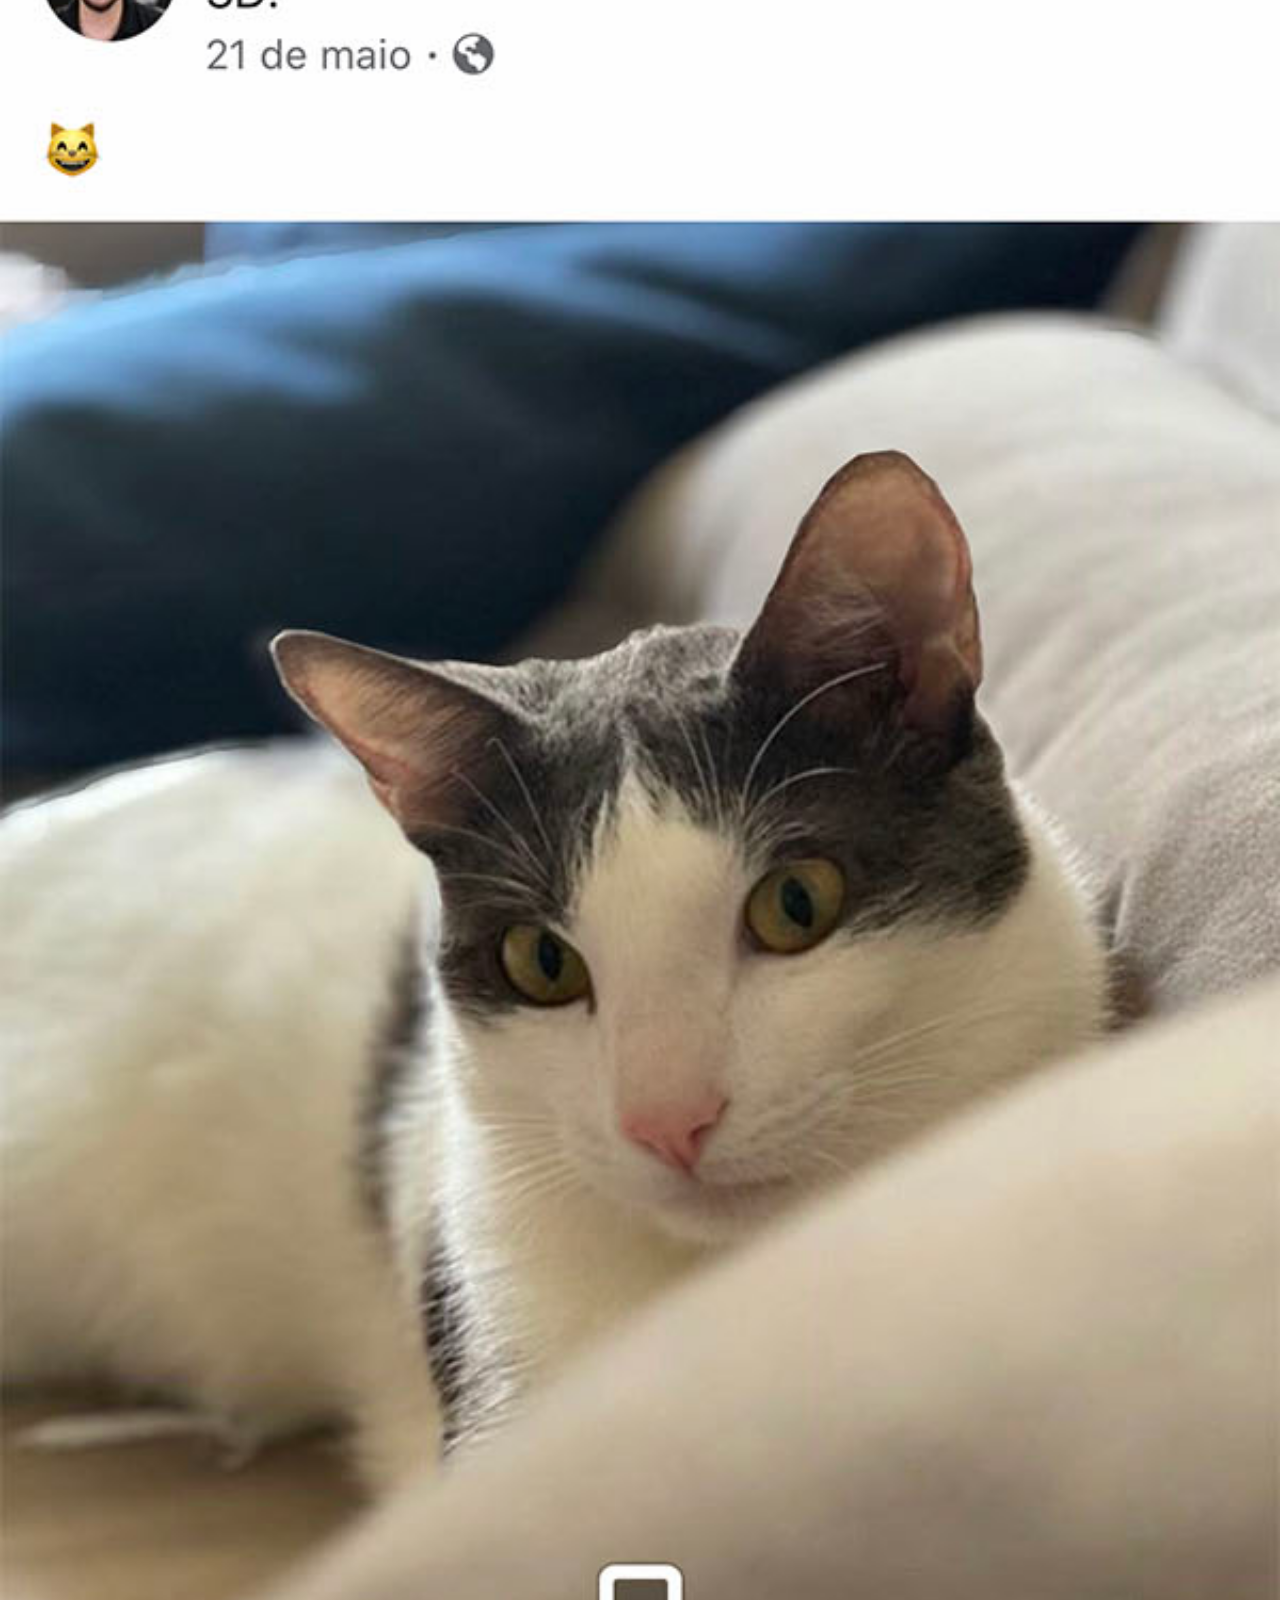
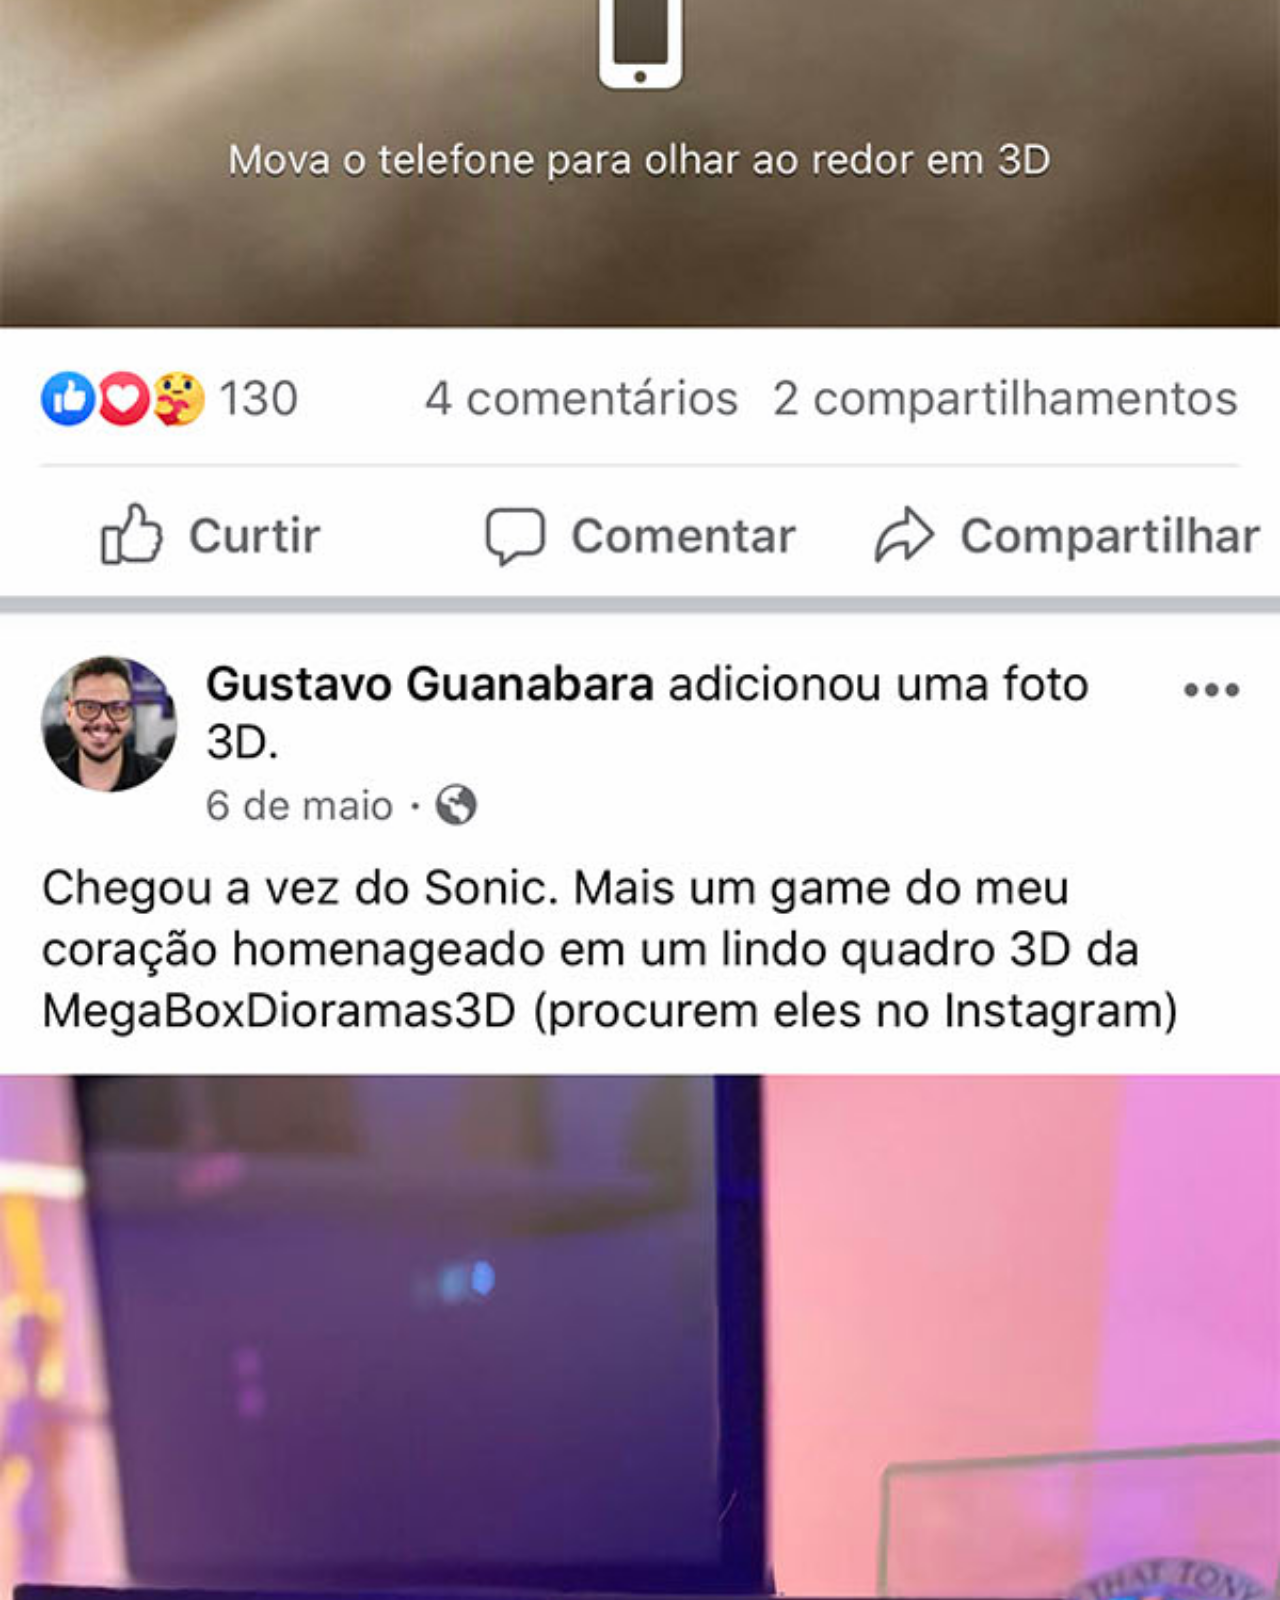
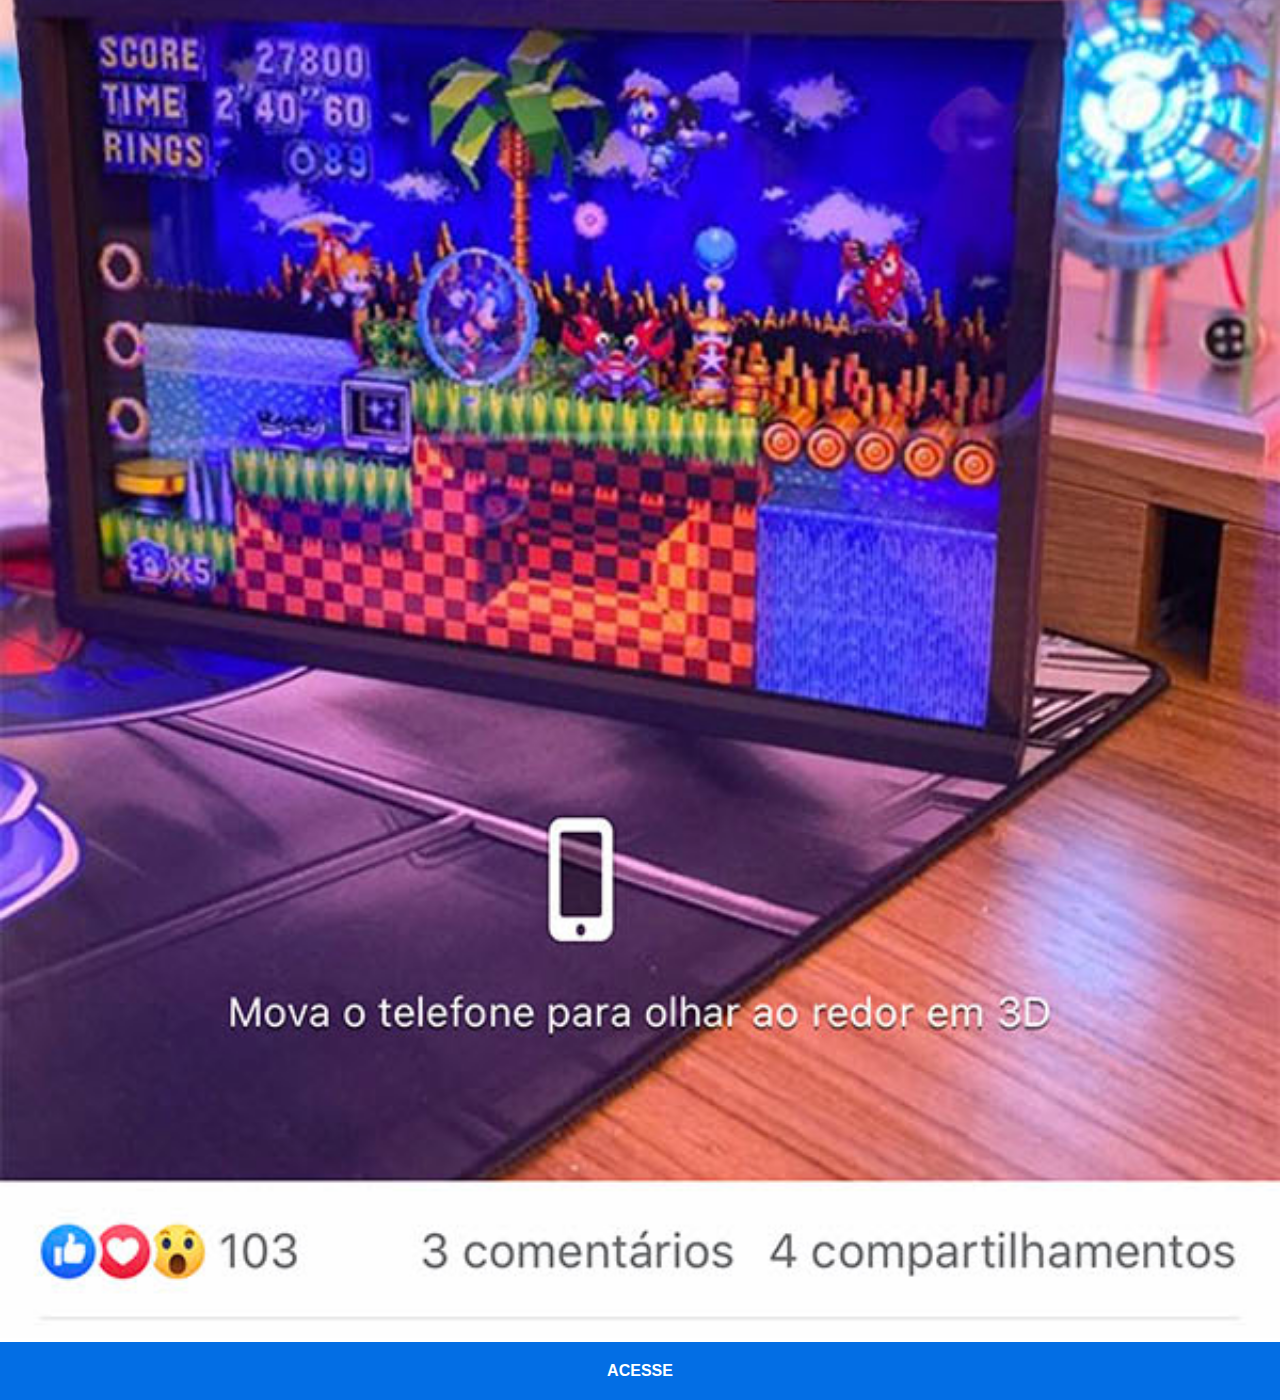
<file: facebook.html>
<!DOCTYPE html>
<html lang="pt-br">
<head>
    <meta charset="UTF-8">
    <meta http-equiv="X-UA-Compatible" content="IE=edge">
    <meta name="viewport" content="width=device-width, initial-scale=1.0">
    <title>Facebook</title>
    <style>
        * {
            margin: 0;
            padding: 0;
            font-family: Arial, Helvetica, sans-serif;
        }

        ::-webkit-scrollbar {
            width: 0;
            height: 0;
        }

        img {
            width: 100vw;
        }

        a {
            display: block;
            background-color: #036ee4;
            color: white;
            padding: 20px;
            text-align: center;
            font-weight: bolder;
            text-decoration: none;
        }

        a:hover {
            background-color: #589ae0;
        }

    </style>
</head>
<body>
    <img src="imagens/tela-facebook.jpg" alt="Facebook">
    <a href="https://www.facebook.com/adriano.neves.56" target="_blank">ACESSE</a>
</body>
</html>
</file>
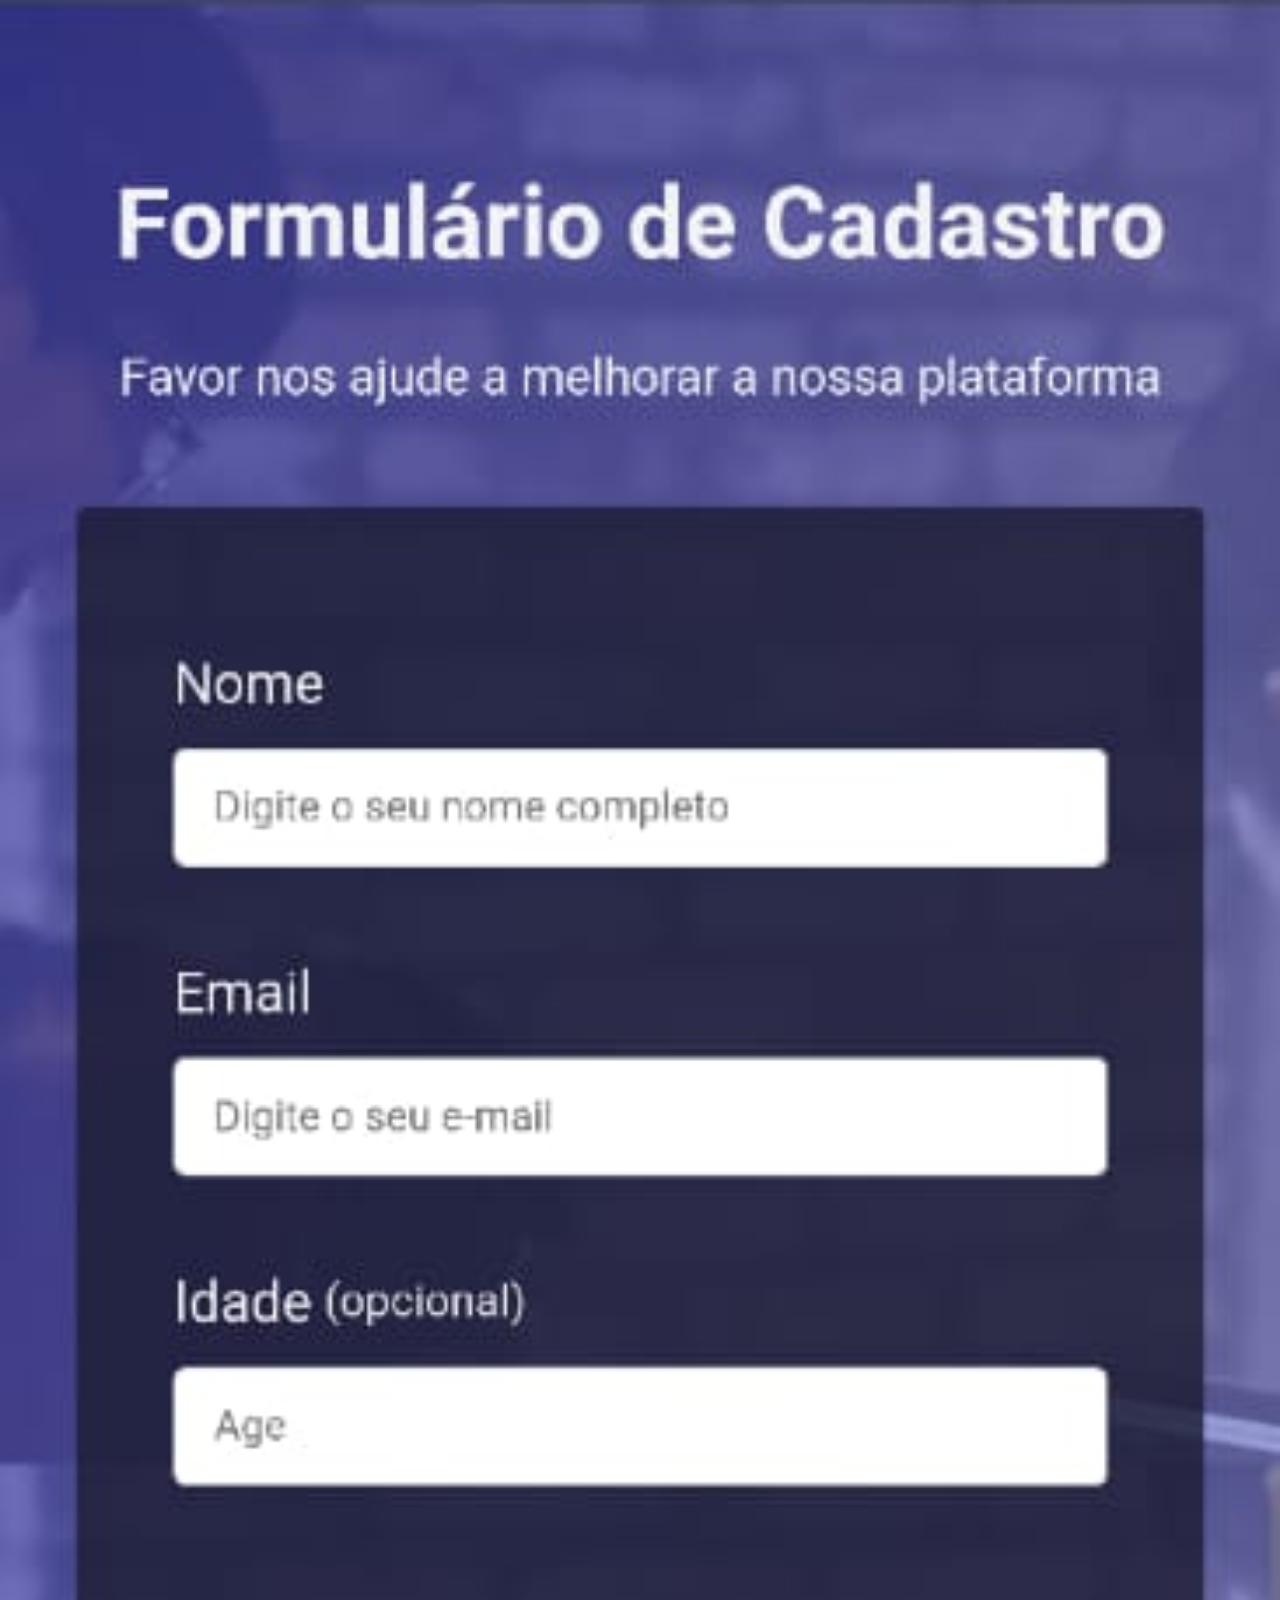
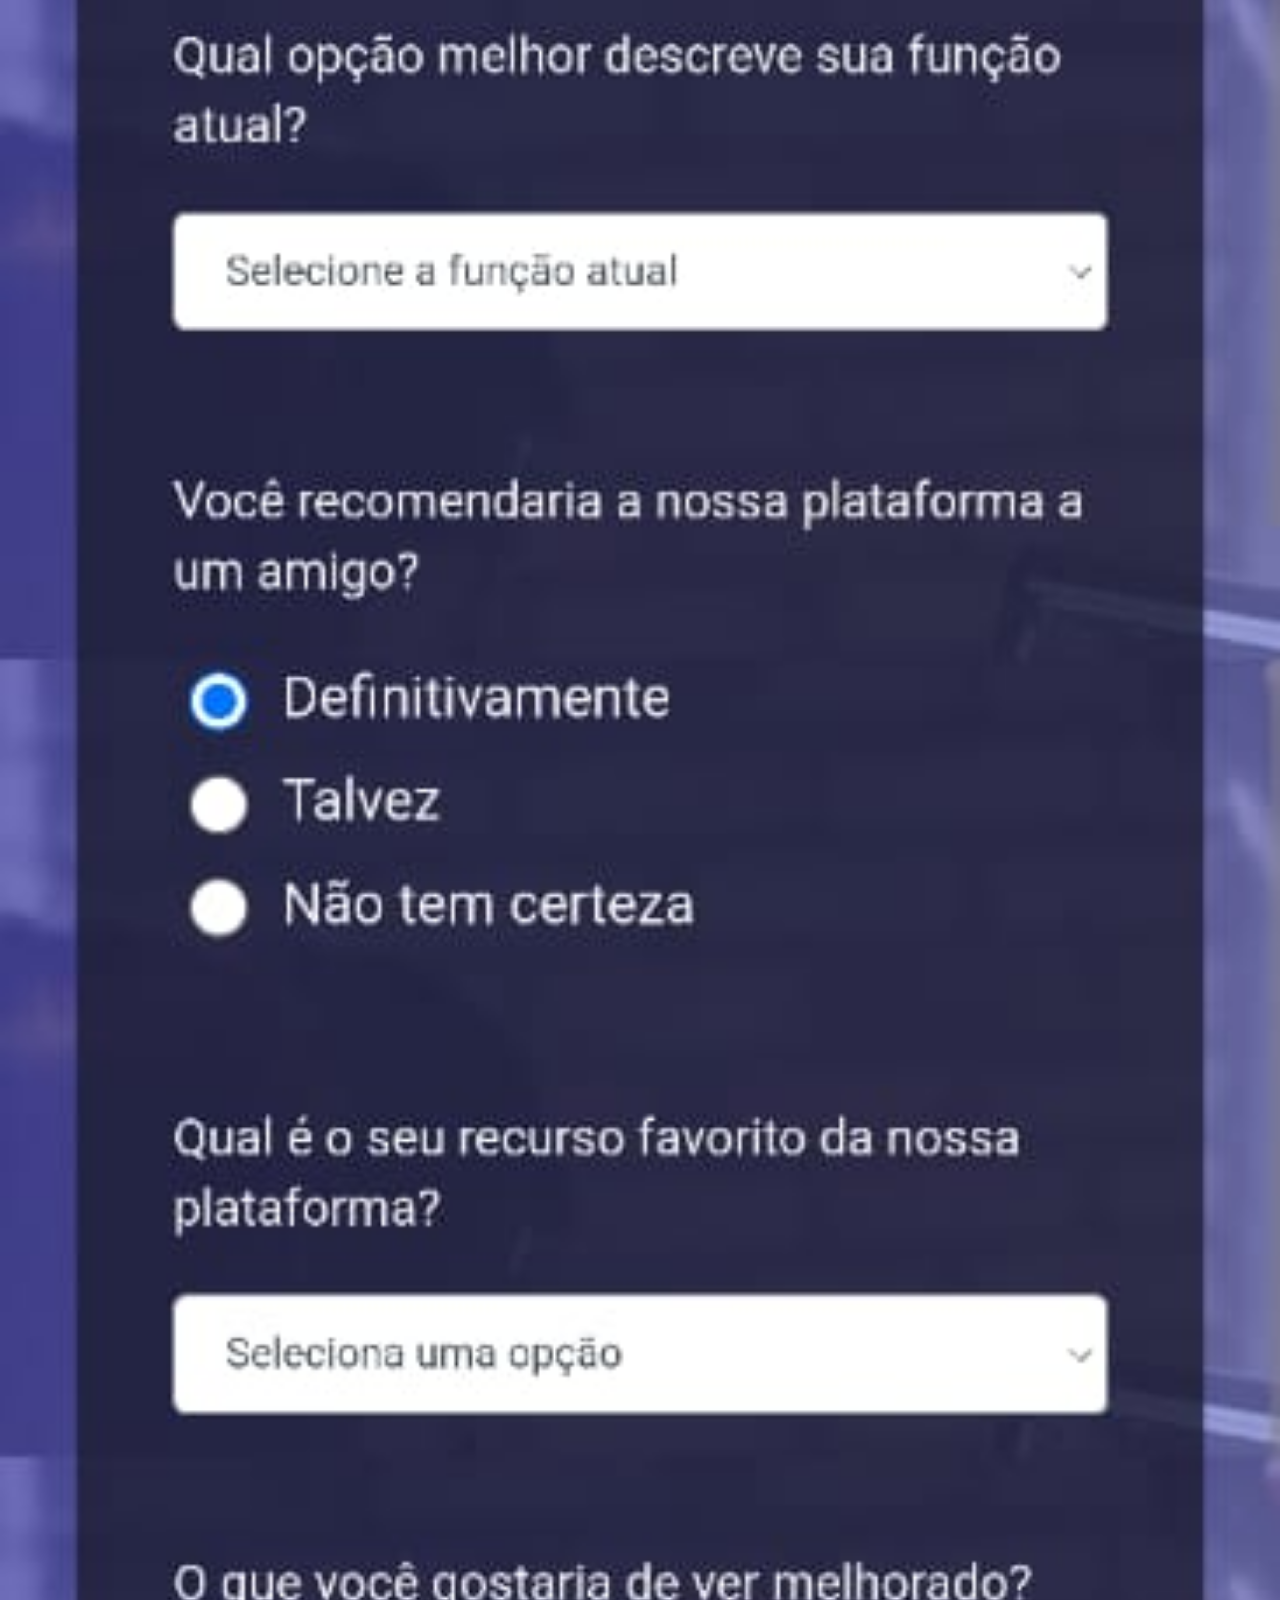
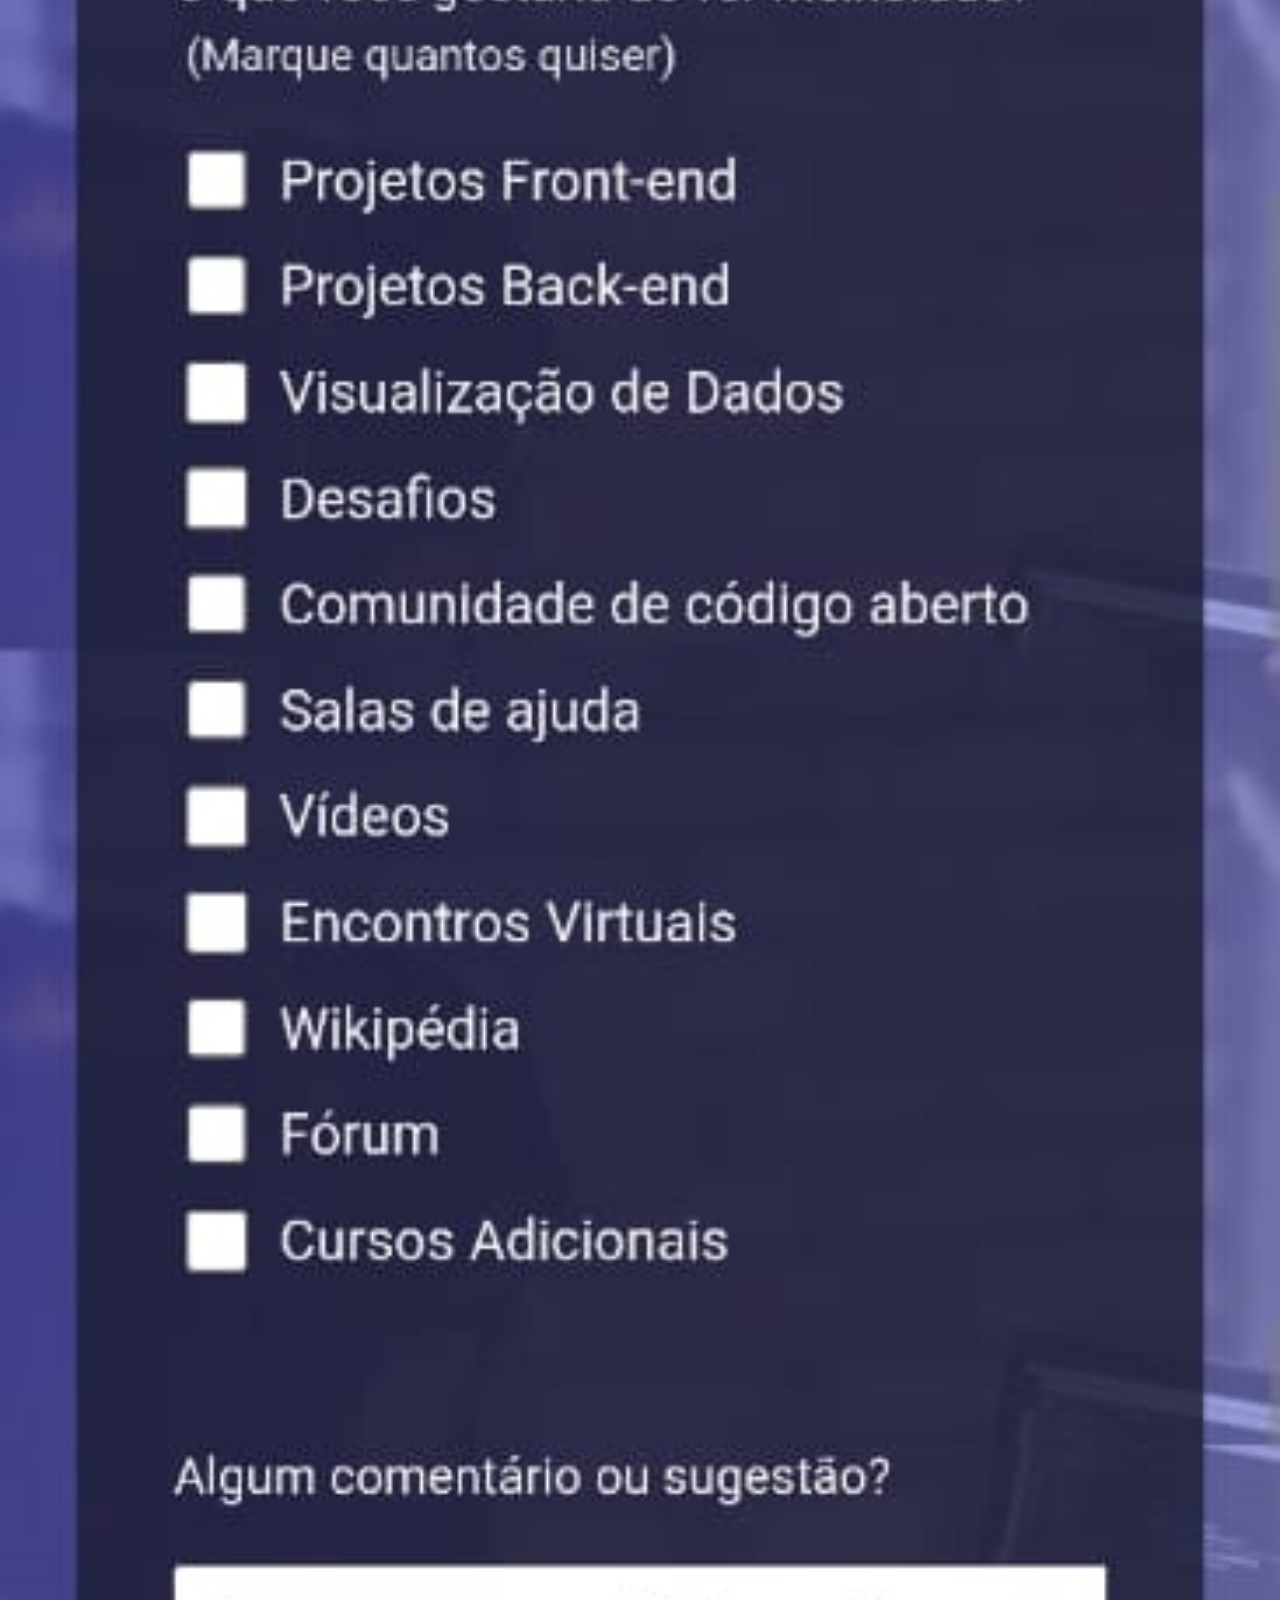
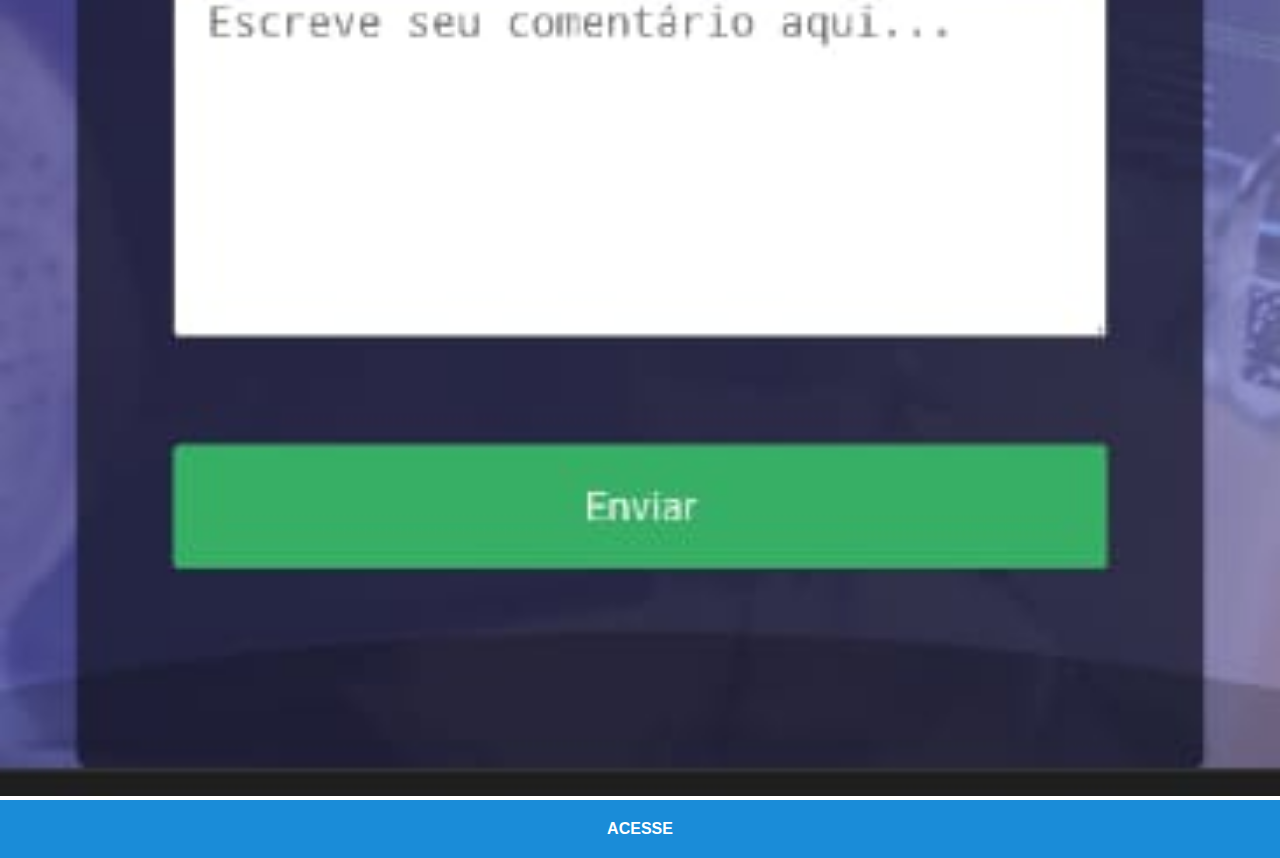
<file: formulario.html>
<!DOCTYPE html>
<html lang="pt-br">
<head>
    <meta charset="UTF-8">
    <meta http-equiv="X-UA-Compatible" content="IE=edge">
    <meta name="viewport" content="width=device-width, initial-scale=1.0">
    <title>Formulário</title>
    <style>
        * {
            margin: 0;
            padding: 0;
            font-family: Arial, Helvetica, sans-serif;
        }

        ::-webkit-scrollbar {
            width: 0;
            height: 0;
        }

        img {
            width: 100vw;
        }

        a {
            display: block;
            background-color: #1A8CD8;
            color: white;
            padding: 20px;
            text-align: center;
            font-weight: bolder;
            text-decoration: none;
        }

        a:hover {
            background-color: #8fc5e9;
        }

    </style>
</head>
<body>
    <img src="imagens/site-form.jpeg" alt="Formulário">
    <a href="https://adrianonribeiro.github.io/HTML/freecode/treinamento/formulario.html" target="_blank">ACESSE</a>
</body>
</html>
</file>
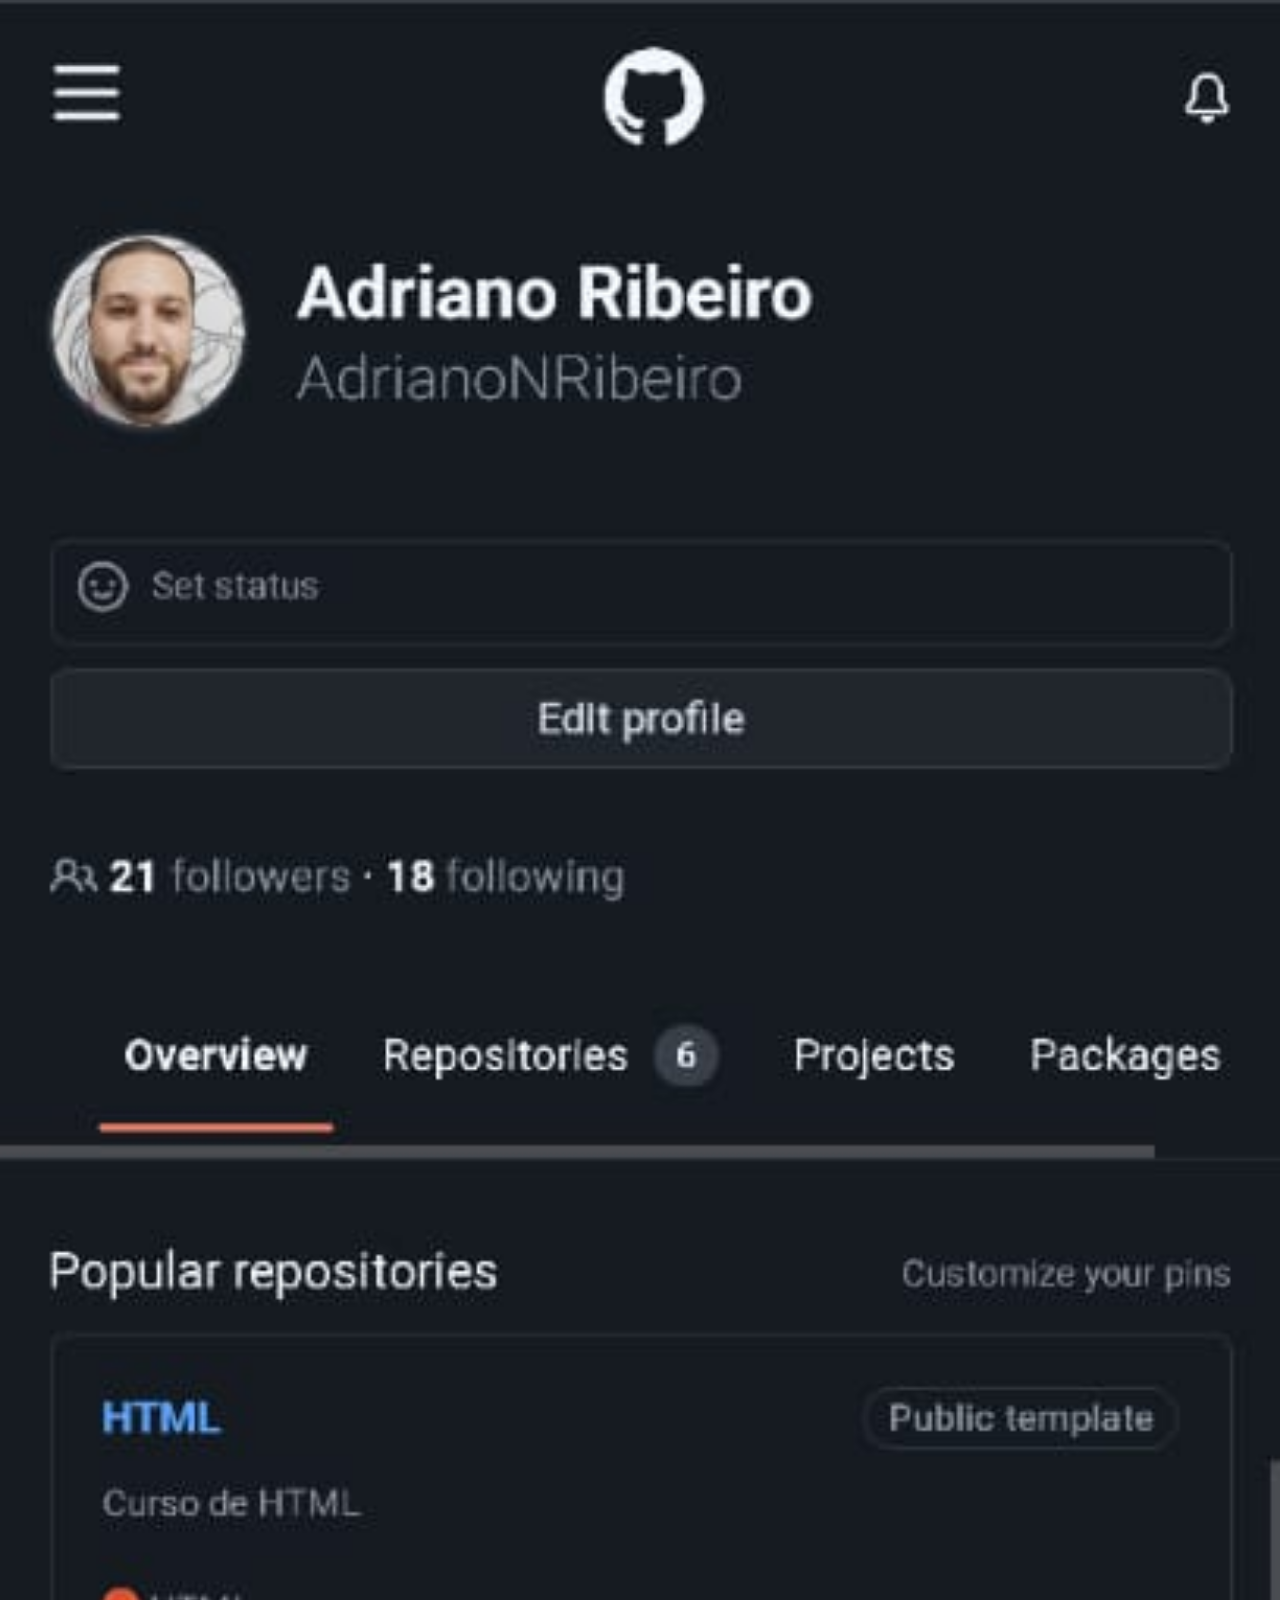
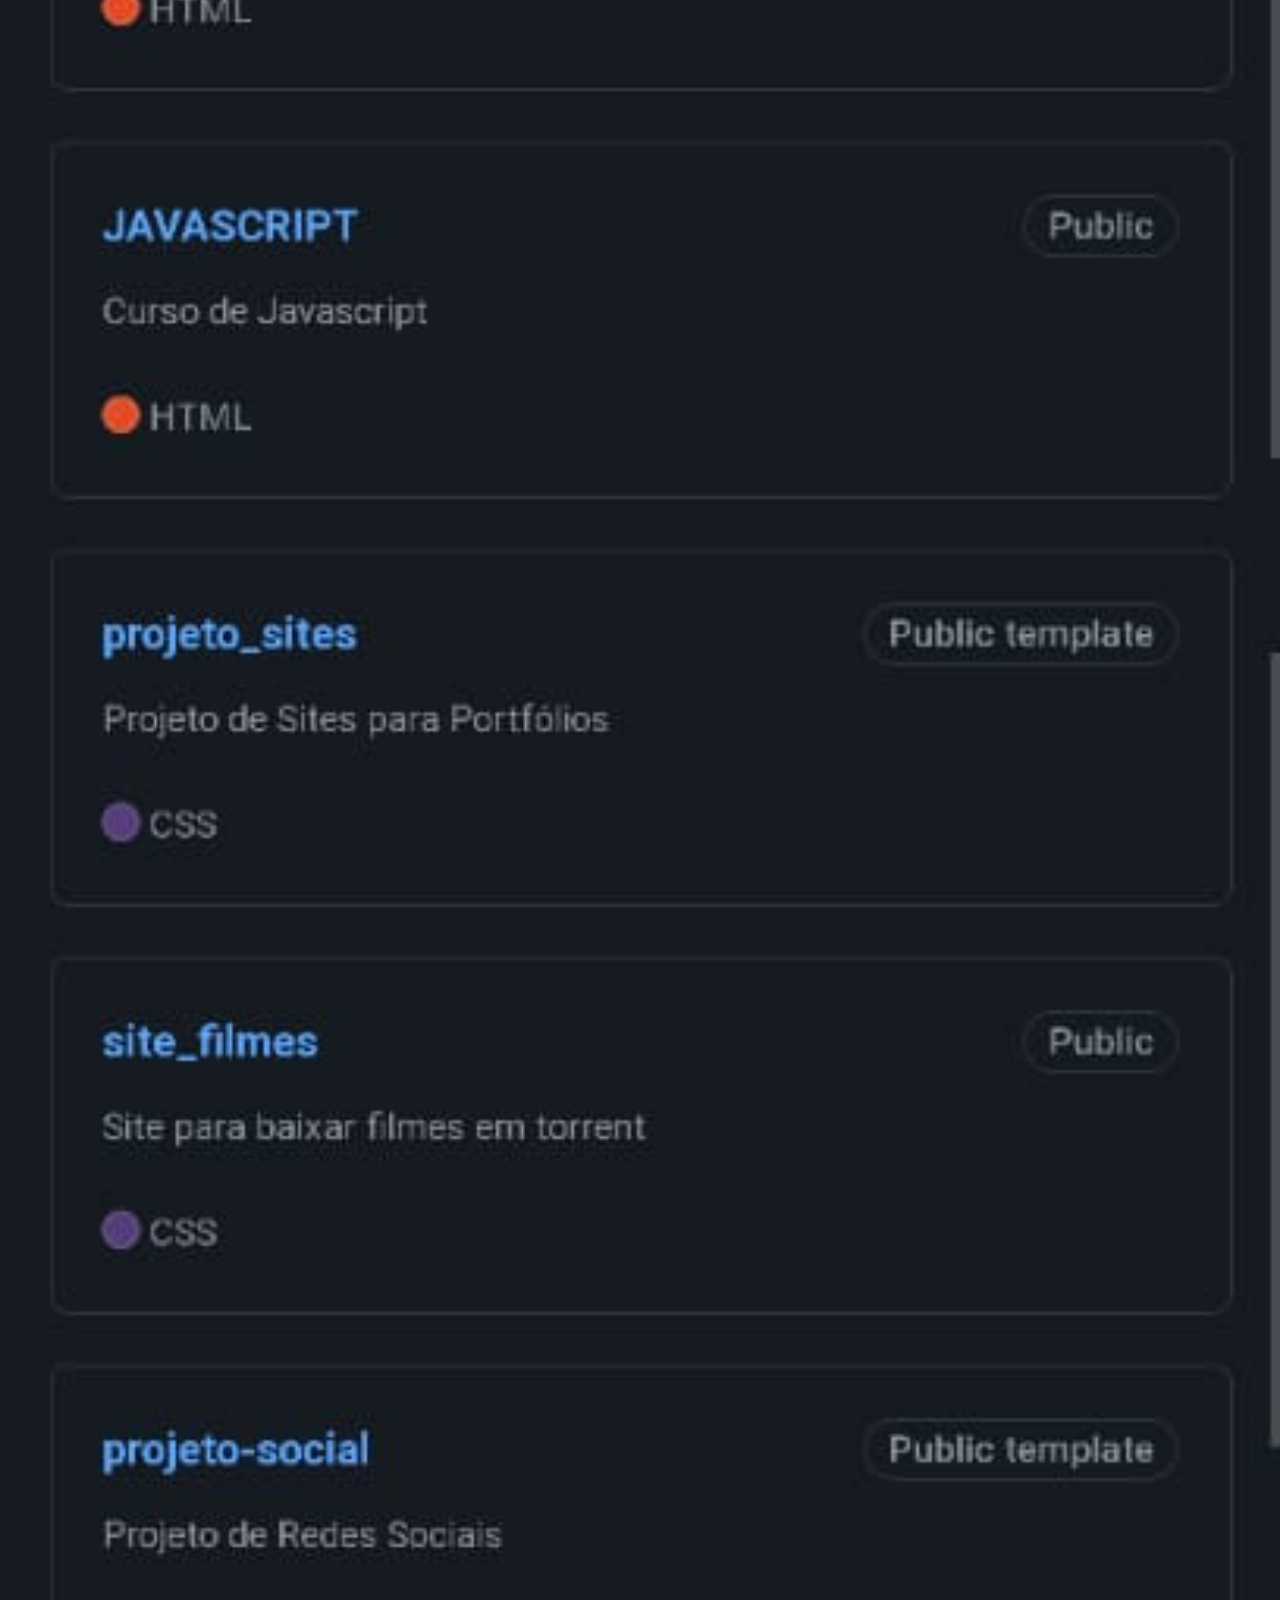
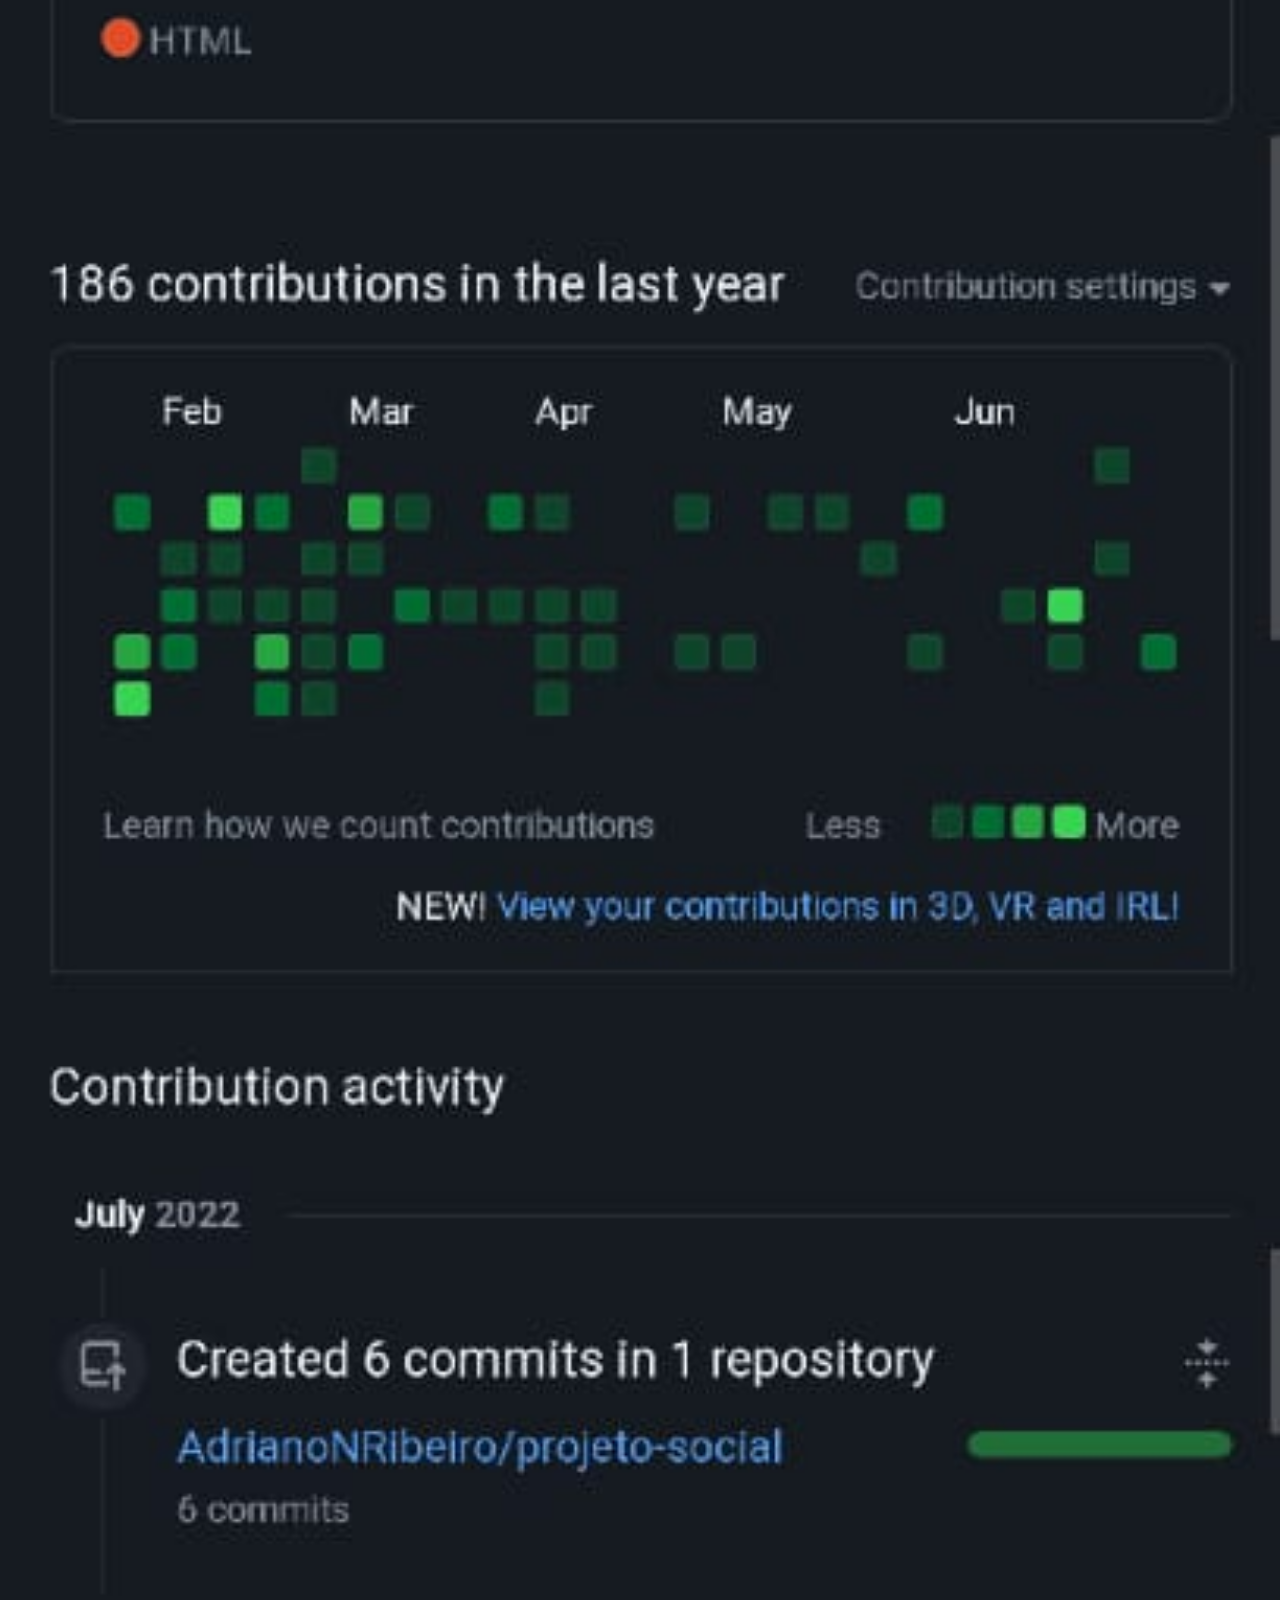
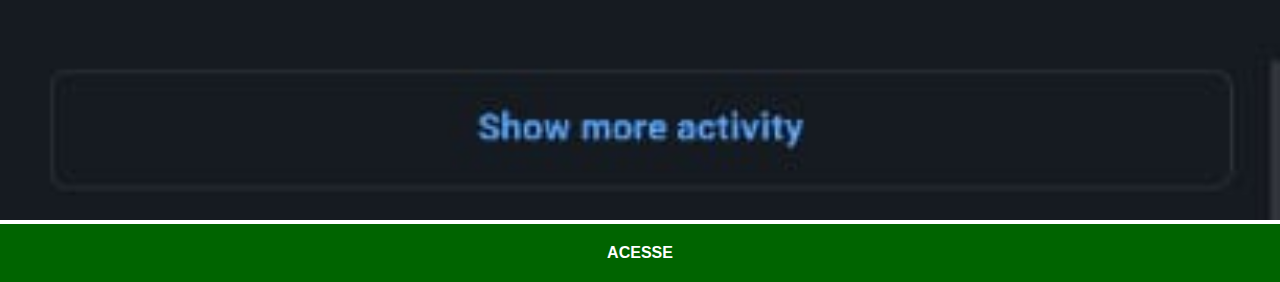
<file: github.html>
<!DOCTYPE html>
<html lang="pt-br">
<head>
    <meta charset="UTF-8">
    <meta http-equiv="X-UA-Compatible" content="IE=edge">
    <meta name="viewport" content="width=device-width, initial-scale=1.0">
    <title>Github</title>
    <style>
        * {
            margin: 0;
            padding: 0;
            font-family: Arial, Helvetica, sans-serif;
        }

        ::-webkit-scrollbar {
            width: 0;
            height: 0;
        }

        img {
            width: 100vw;
        }

        a {
            display: block;
            background-color: darkgreen;
            color: white;
            padding: 20px;
            text-align: center;
            font-weight: bolder;
            text-decoration: none;
        }

        a:hover {
            background-color: green;
        }

    </style>
</head>
<body>
    <img src="imagens/tela-github.jpeg" alt="Github">
    <a href="https://github.com/AdrianoNRibeiro/HTML" target="_blank">ACESSE</a>
</body>
</html>
</file>
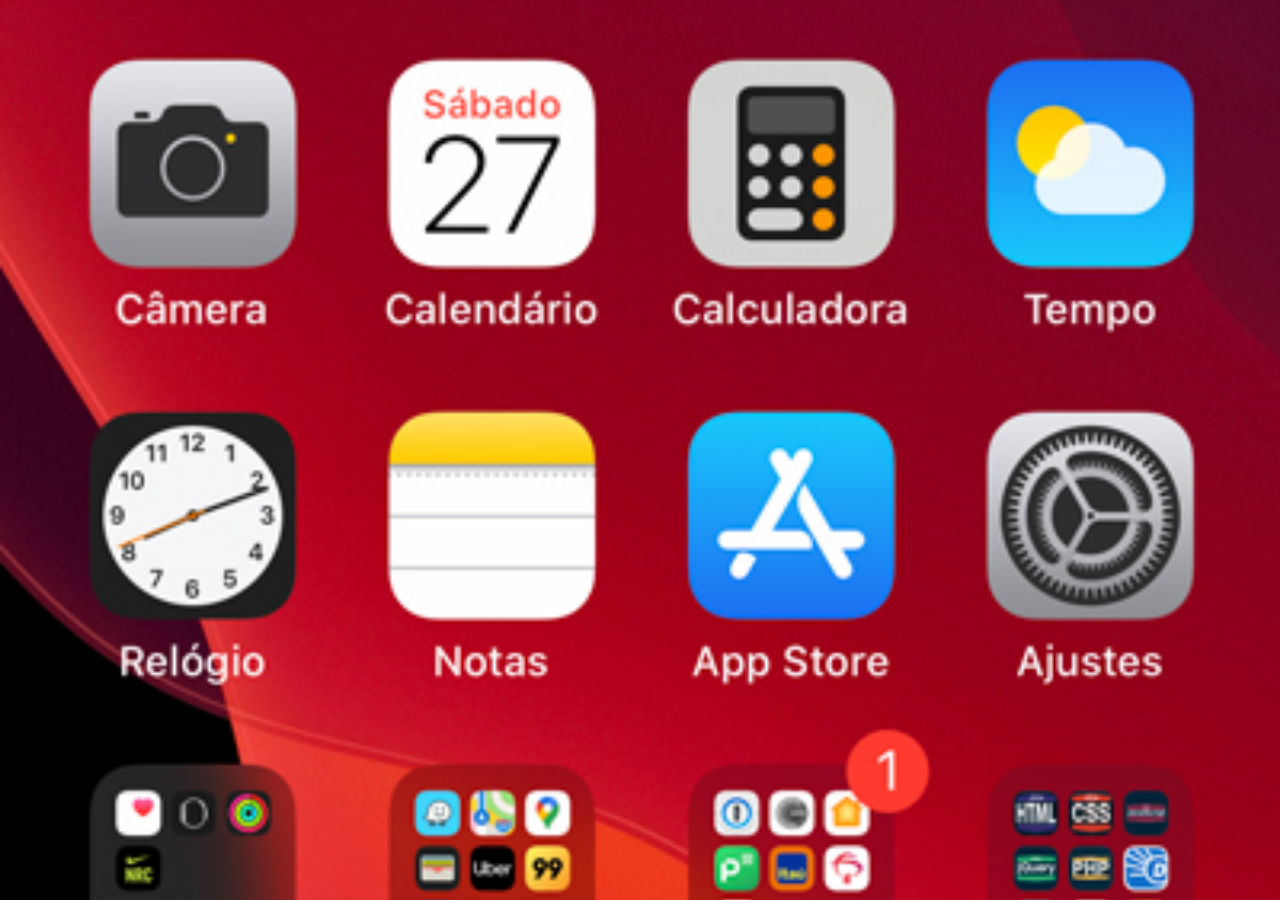
<file: home.html>
<!DOCTYPE html>
<html lang="pt-br">
<head>
    <meta charset="UTF-8">
    <meta http-equiv="X-UA-Compatible" content="IE=edge">
    <meta name="viewport" content="width=device-width, initial-scale=1.0">
    <title>Home</title>
</head>
<style>
    * {
        margin: 0;
        padding: 0;
    }

    body {
        width: 100vw;
        height: 100vh;
        background: black url(imagens/tela-home.jpg) no-repeat top center;
        background-size: cover;
    }
</style>
<body>
    
</body>
</html>
</file>
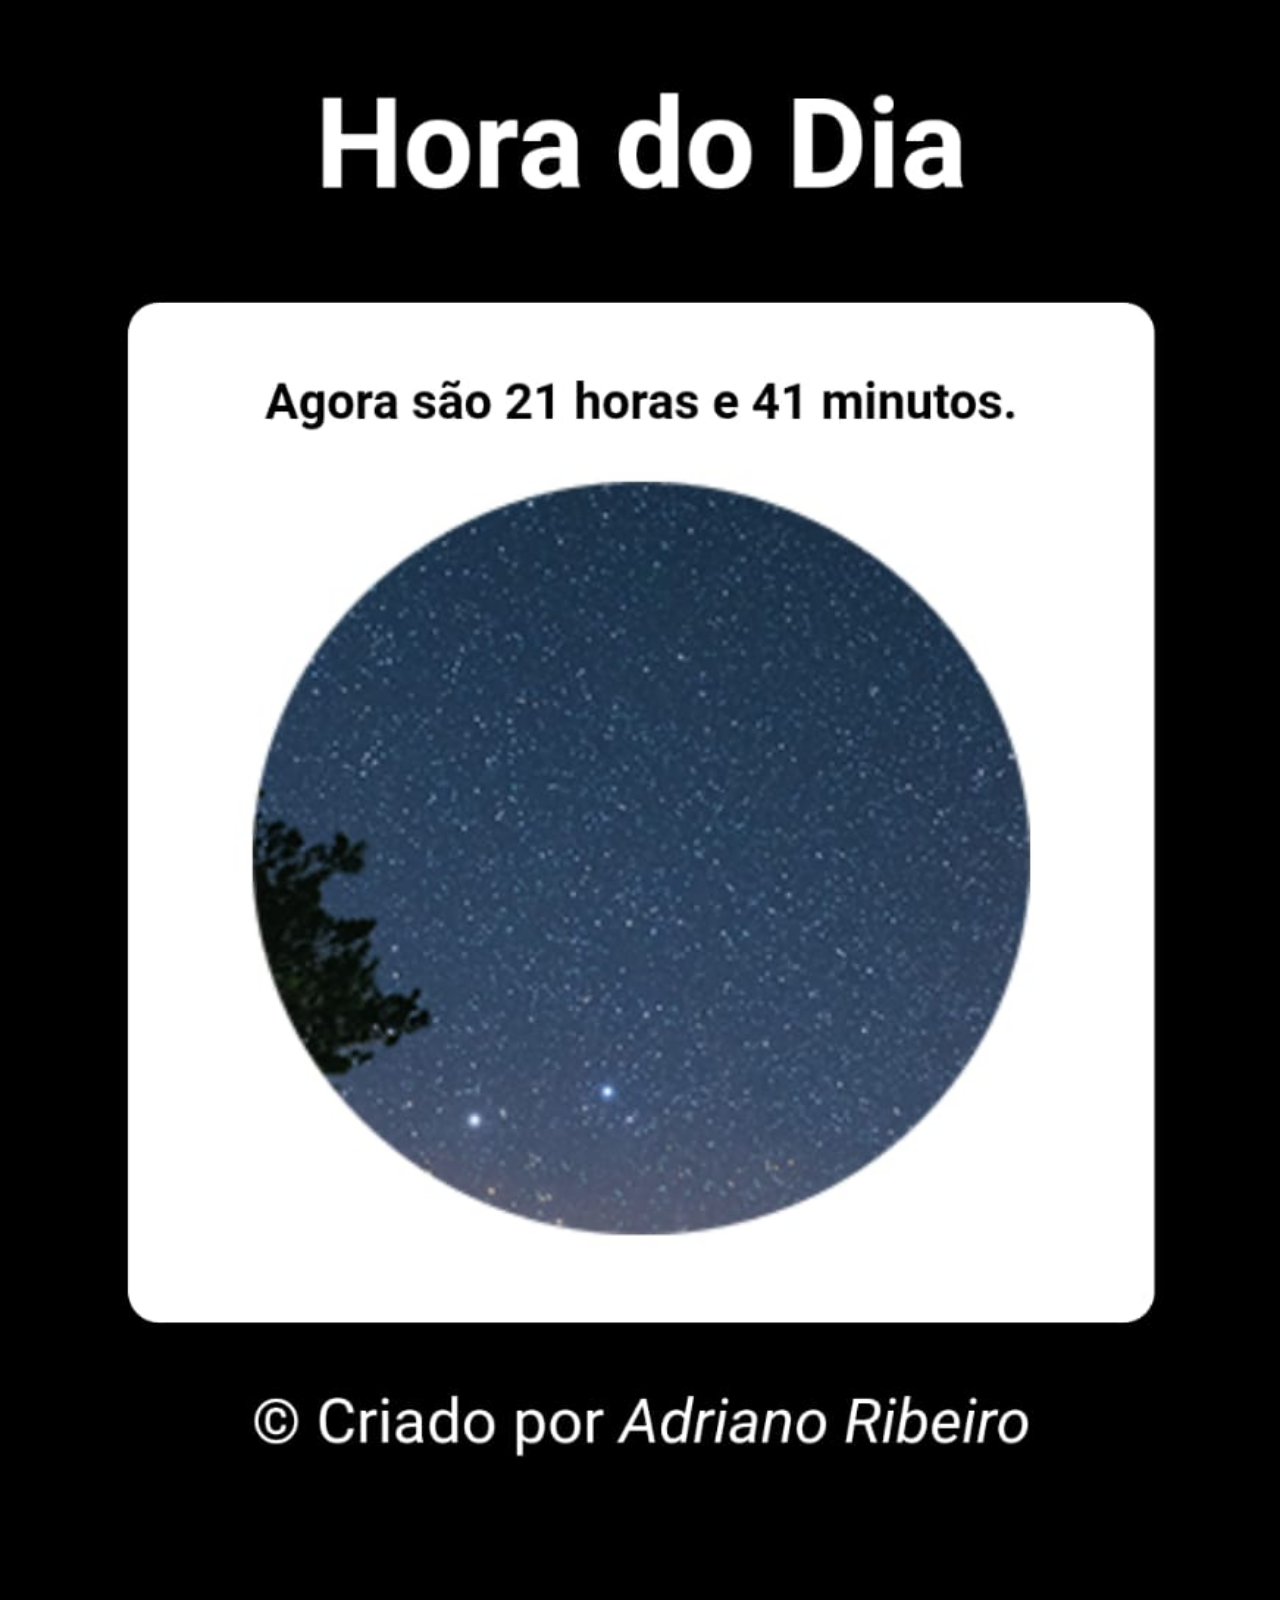
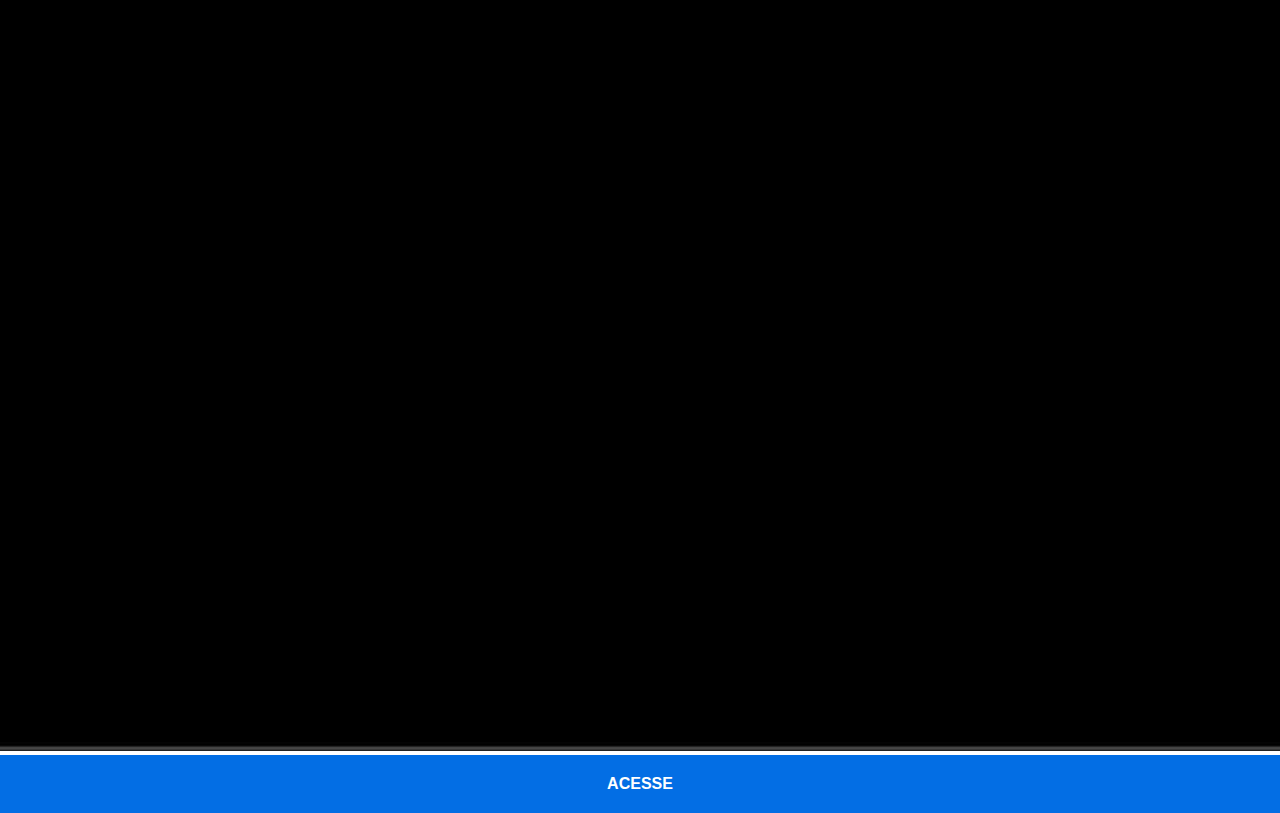
<file: horaatual.html>
<!DOCTYPE html>
<html lang="pt-br">
<head>
    <meta charset="UTF-8">
    <meta http-equiv="X-UA-Compatible" content="IE=edge">
    <meta name="viewport" content="width=device-width, initial-scale=1.0">
    <title>Site de Fotos</title>
    <style>
        * {
            margin: 0;
            padding: 0;
            font-family: Arial, Helvetica, sans-serif;
        }

        ::-webkit-scrollbar {
            width: 0;
            height: 0;
        }

        img {
            width: 100vw;
        }

        a {
            display: block;
            background-color: #036ee4;
            color: white;
            padding: 20px;
            text-align: center;
            font-weight: bolder;
            text-decoration: none;
        }

        a:hover {
            background-color: #589ae0;
        }

    </style>
</head>
<body>
    <img src="imagens/site-js.jpeg" alt="Hora">
    <a href="https://adrianonribeiro.github.io/JAVASCRIPT/exDiaTardeNoite/index.html" target="_blank">ACESSE</a>
</body>
</html>
</file>
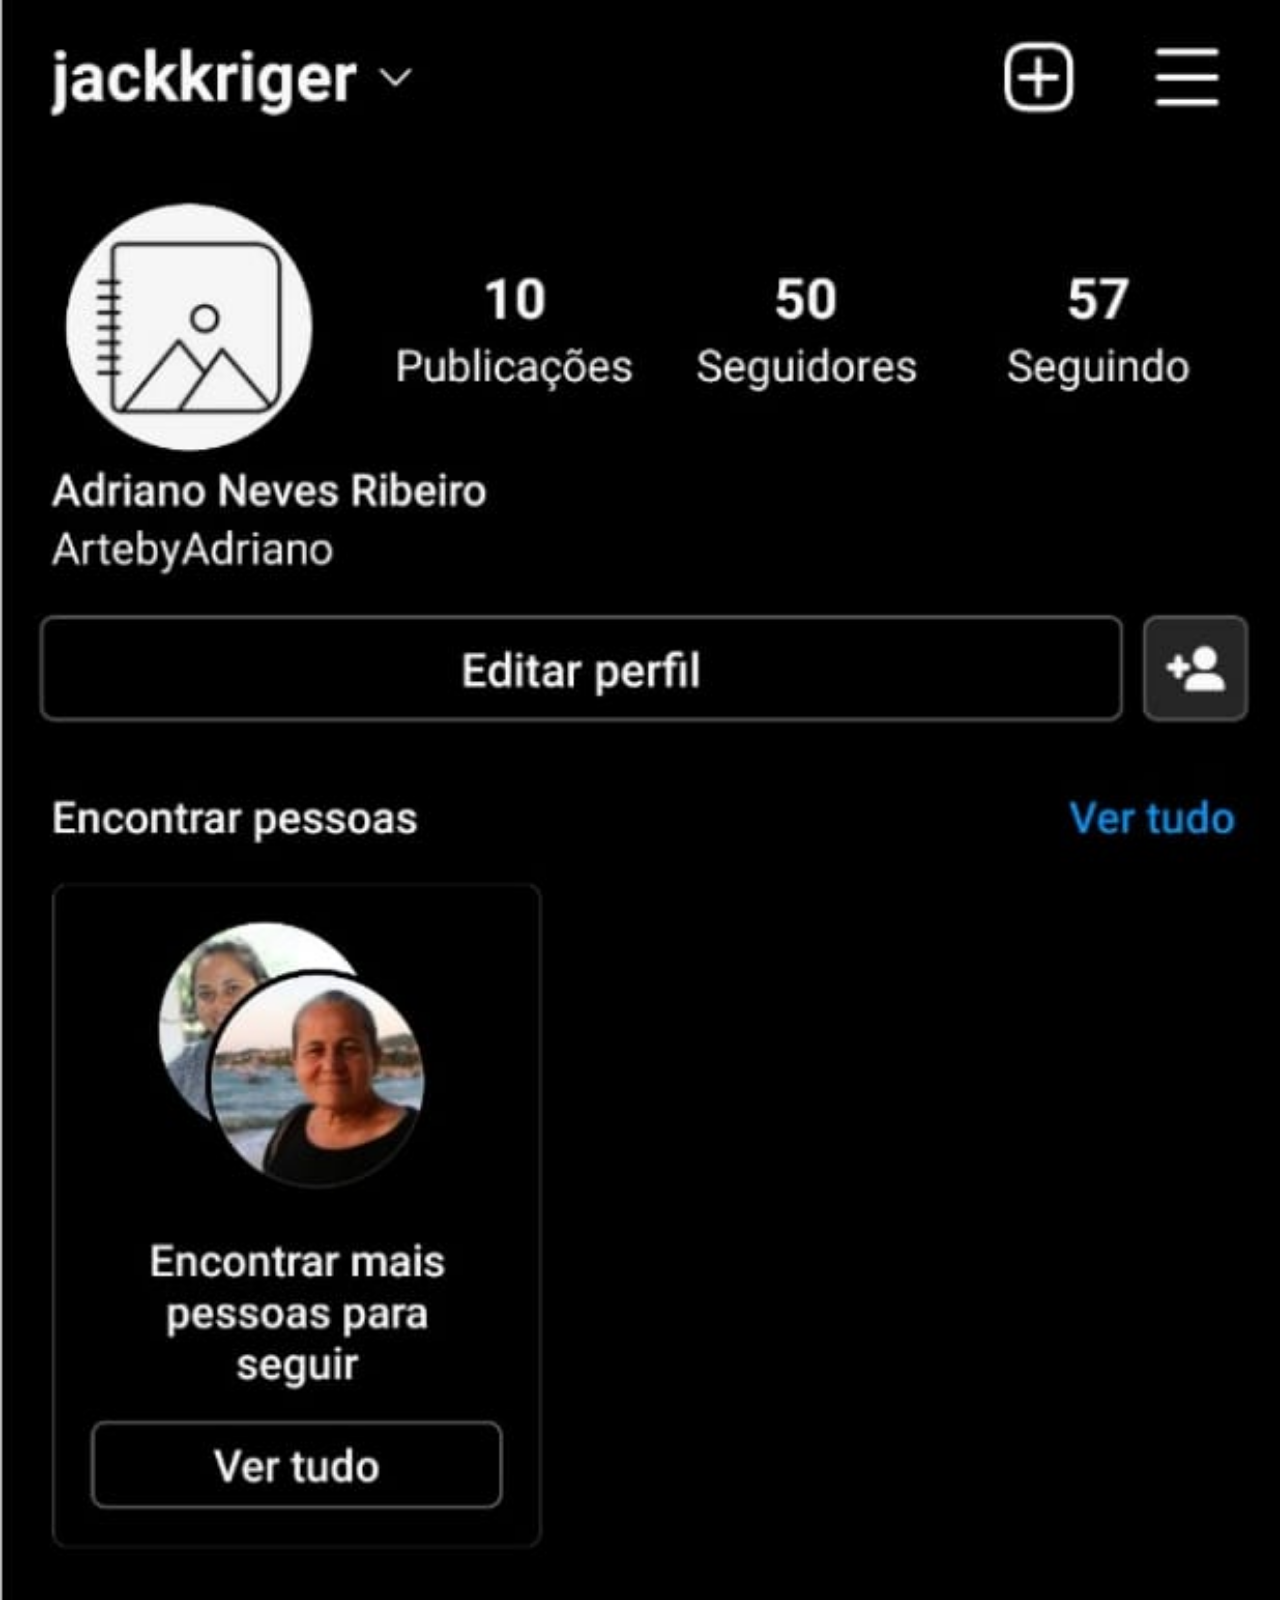
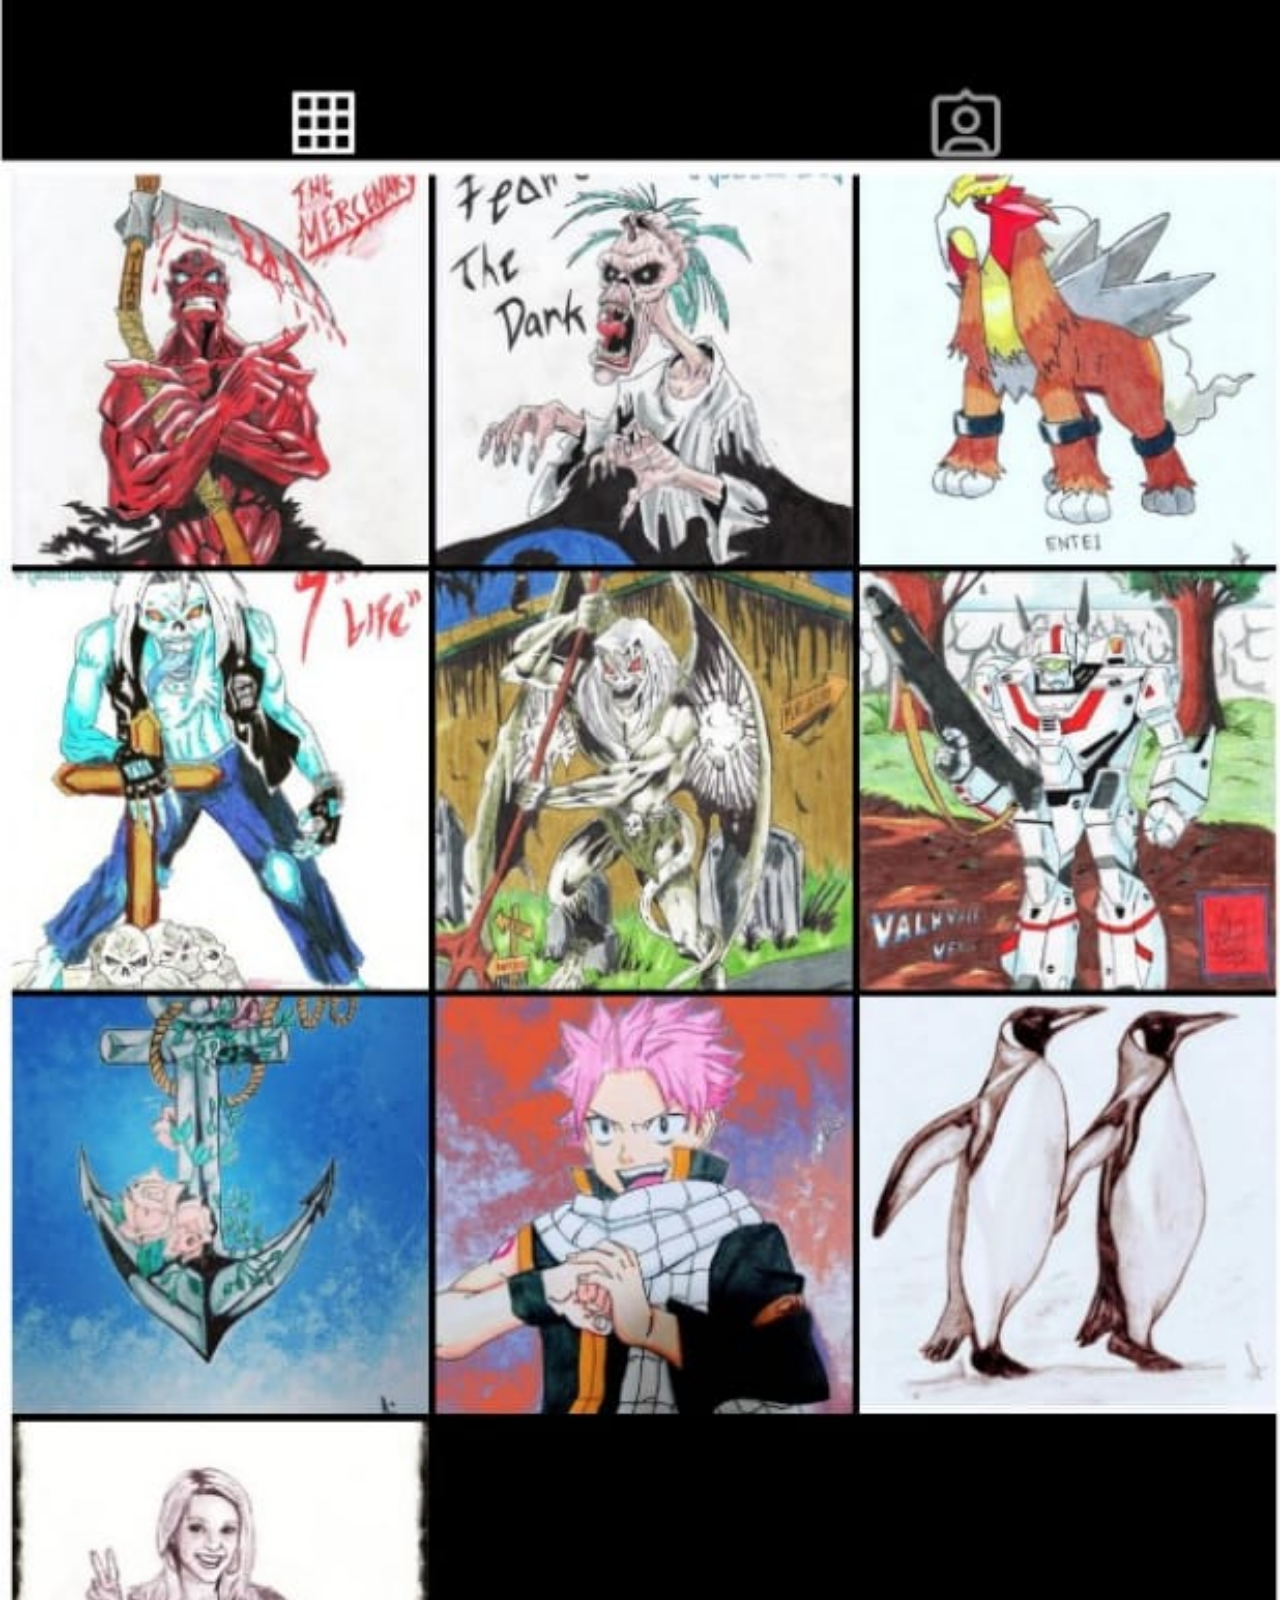
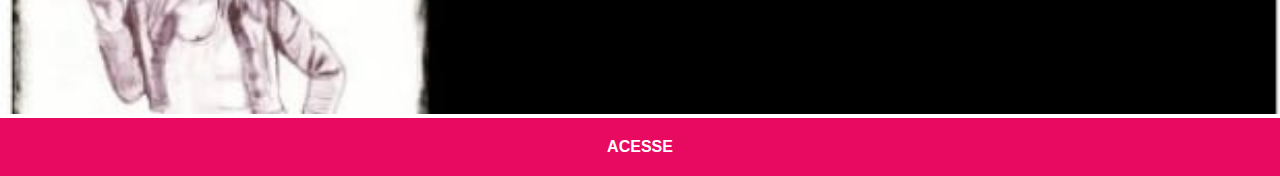
<file: instagram.html>
<!DOCTYPE html>
<html lang="pt-br">
<head>
    <meta charset="UTF-8">
    <meta http-equiv="X-UA-Compatible" content="IE=edge">
    <meta name="viewport" content="width=device-width, initial-scale=1.0">
    <title>Instagram</title>
    <style>
        * {
            margin: 0;
            padding: 0;
            font-family: Arial, Helvetica, sans-serif;
        }

        ::-webkit-scrollbar {
            width: 0;
            height: 0;
        }

        img {
            width: 100vw;
        }

        a {
            display: block;
            background-color: #E80A61;
            color: white;
            padding: 20px;
            text-align: center;
            font-weight: bolder;
            text-decoration: none;
        }

        a:hover {
            background-color: #ee4e8e;
        }

    </style>
</head>
<body>
    <img src="imagens/tela-instagram.jpeg" alt="Instagram">
    <a href="https://www.instagram.com/jackkriger/" target="_blank">ACESSE</a>
</body>
</html>
</file>
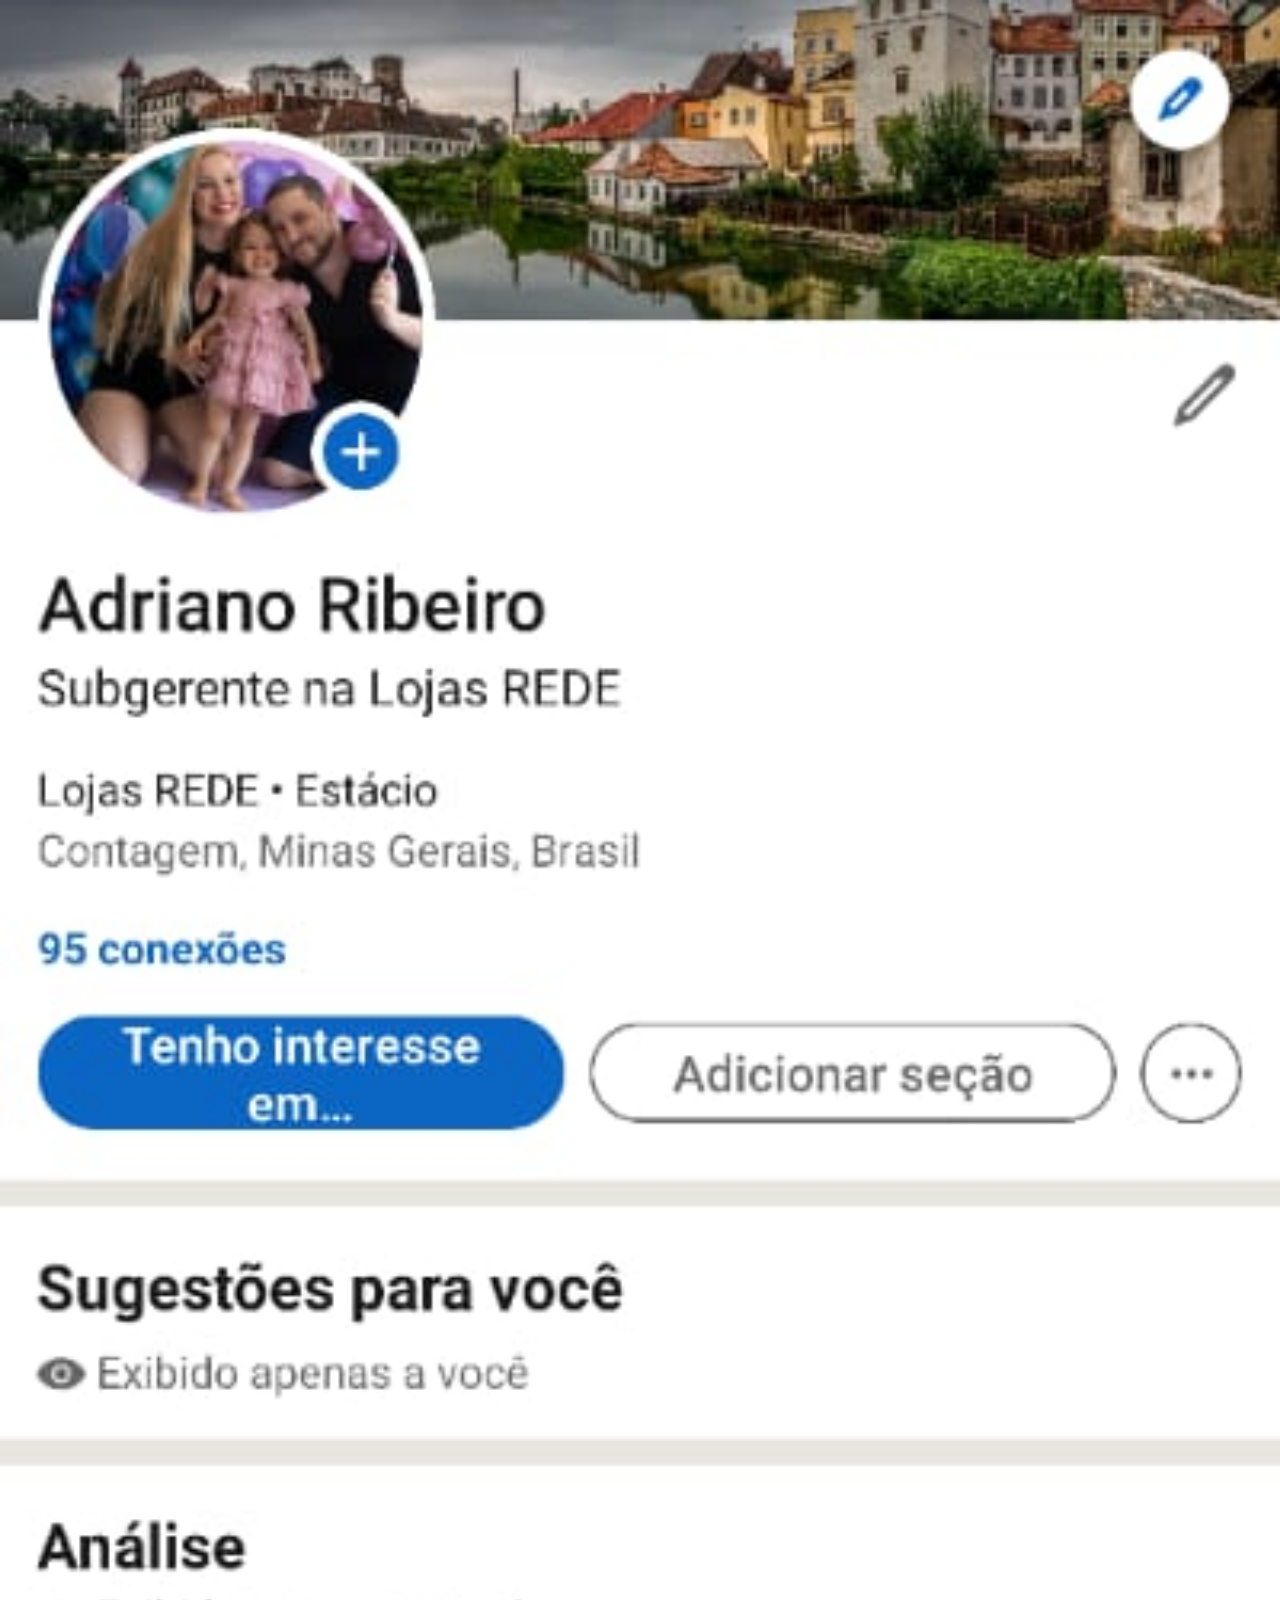
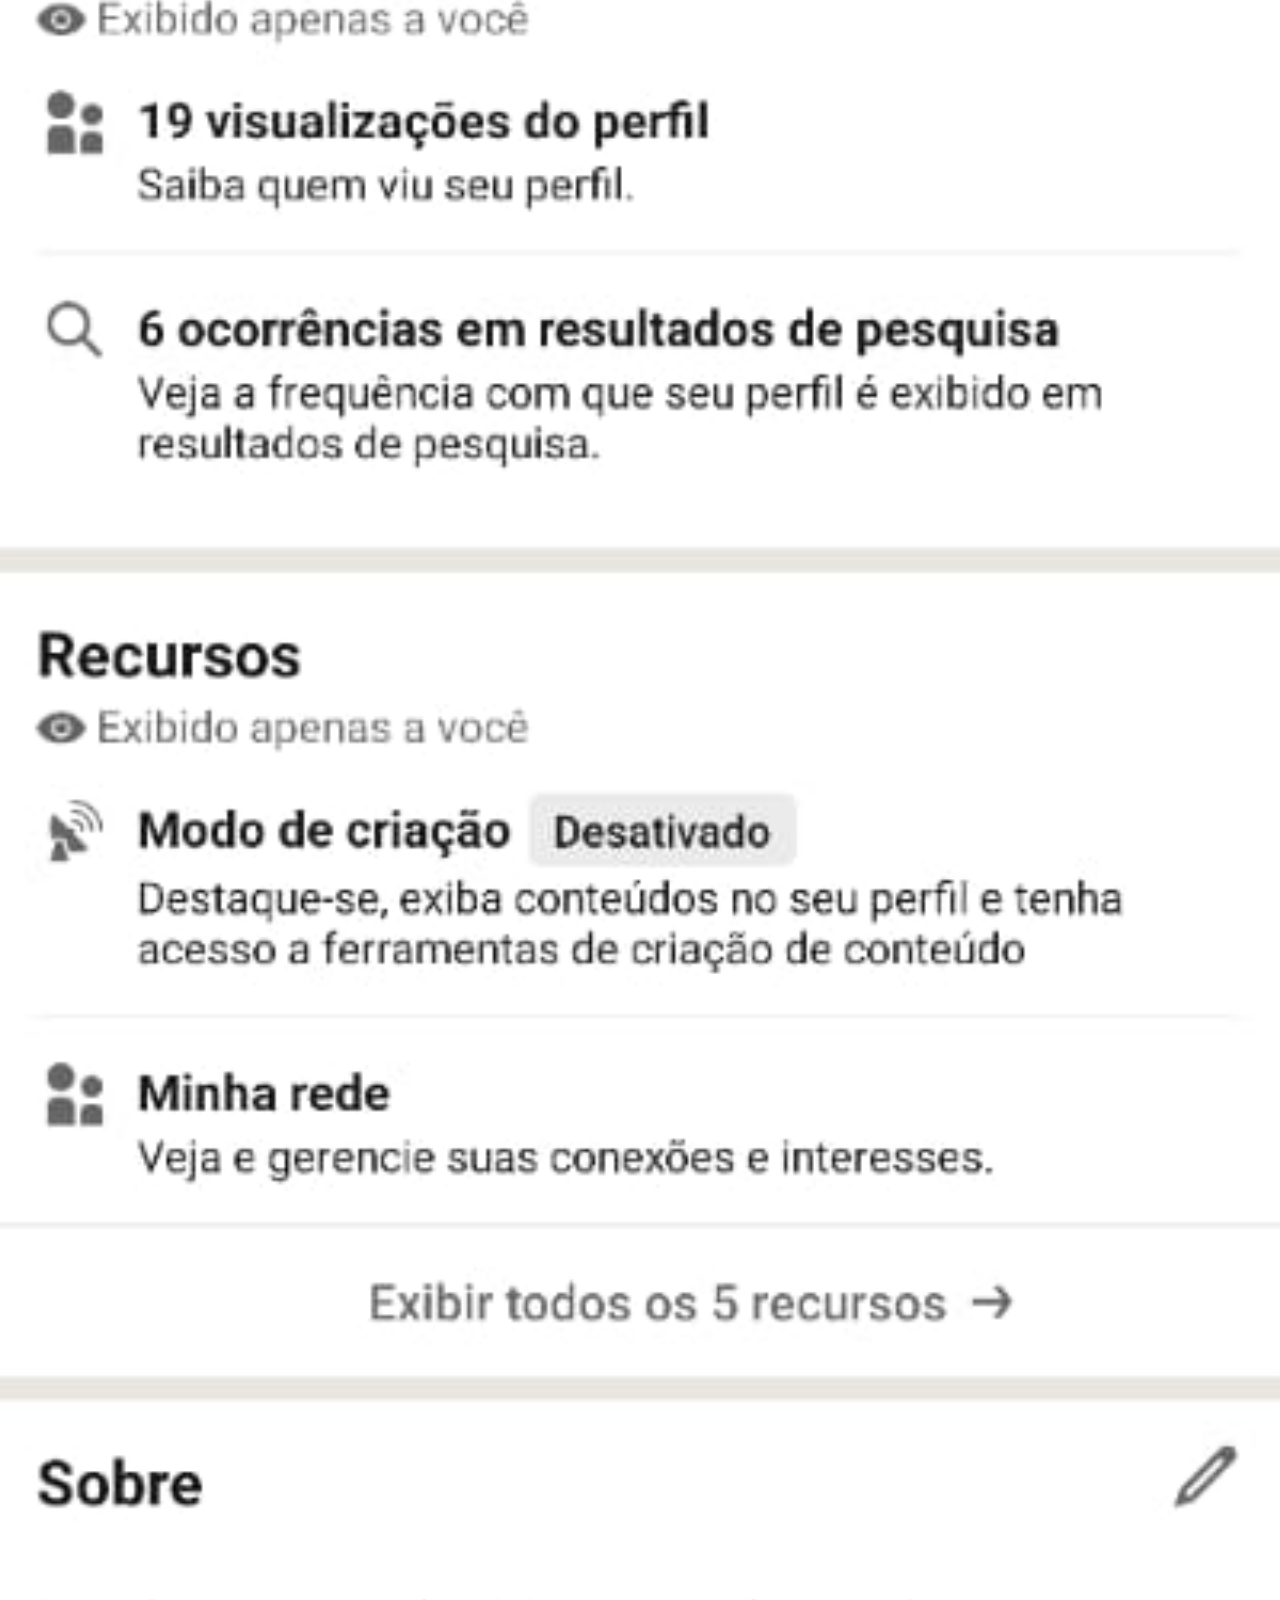
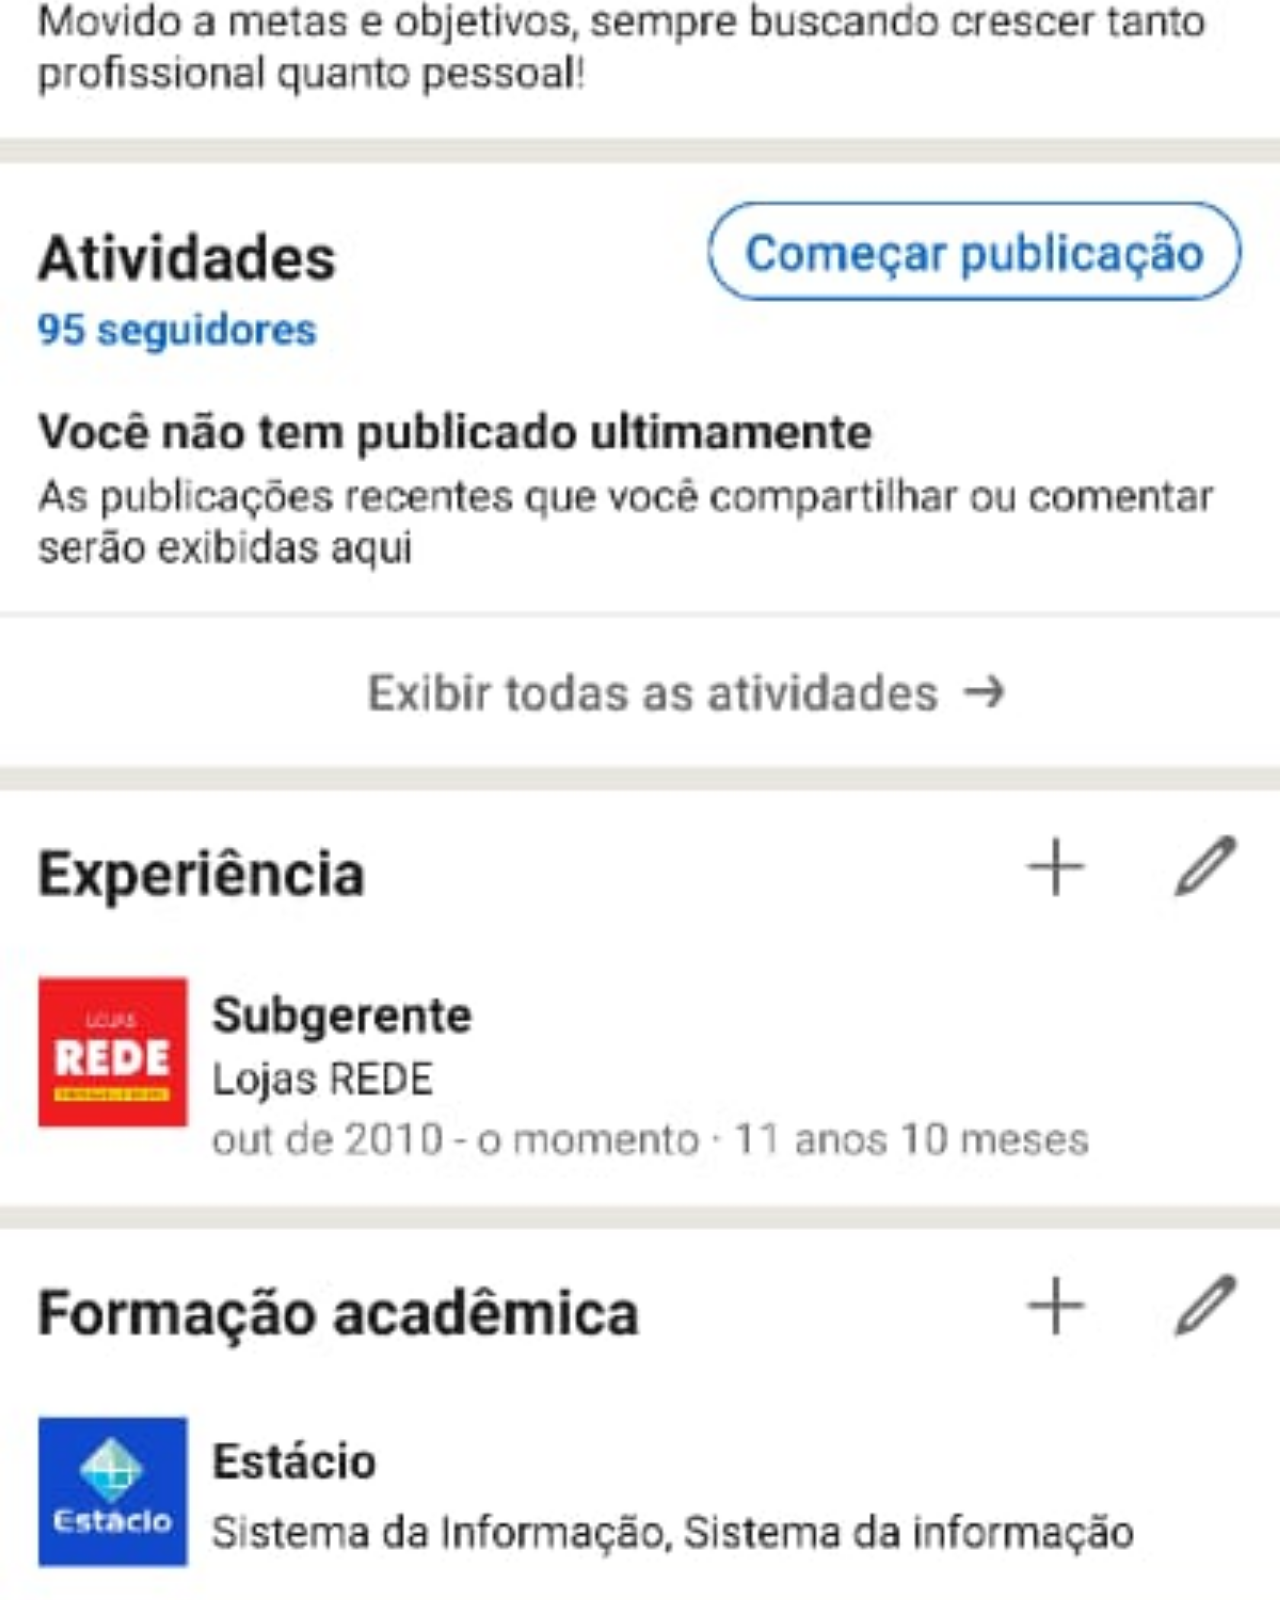
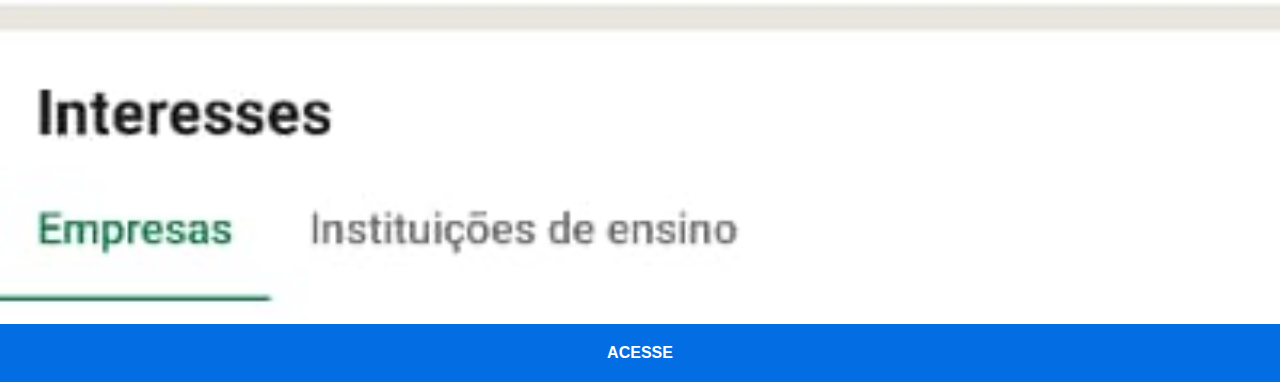
<file: linkedin.html>
<!DOCTYPE html>
<html lang="pt-br">
<head>
    <meta charset="UTF-8">
    <meta http-equiv="X-UA-Compatible" content="IE=edge">
    <meta name="viewport" content="width=device-width, initial-scale=1.0">
    <title>Linkedin</title>
    <style>
        * {
            margin: 0;
            padding: 0;
            font-family: Arial, Helvetica, sans-serif;
        }

        ::-webkit-scrollbar {
            width: 0;
            height: 0;
        }

        img {
            width: 100vw;
        }

        a {
            display: block;
            background-color: #036ee4;
            color: white;
            padding: 20px;
            text-align: center;
            font-weight: bolder;
            text-decoration: none;
        }

        a:hover {
            background-color: #589ae0;
        }

    </style>
</head>
<body>
    <img src="imagens/tela-linkedin.jpeg" alt="Linkedin">
    <a href="https://www.linkedin.com/in/adriano-ribeiro-a69912198/" target="_blank">ACESSE</a>
</body>
</html>
</file>
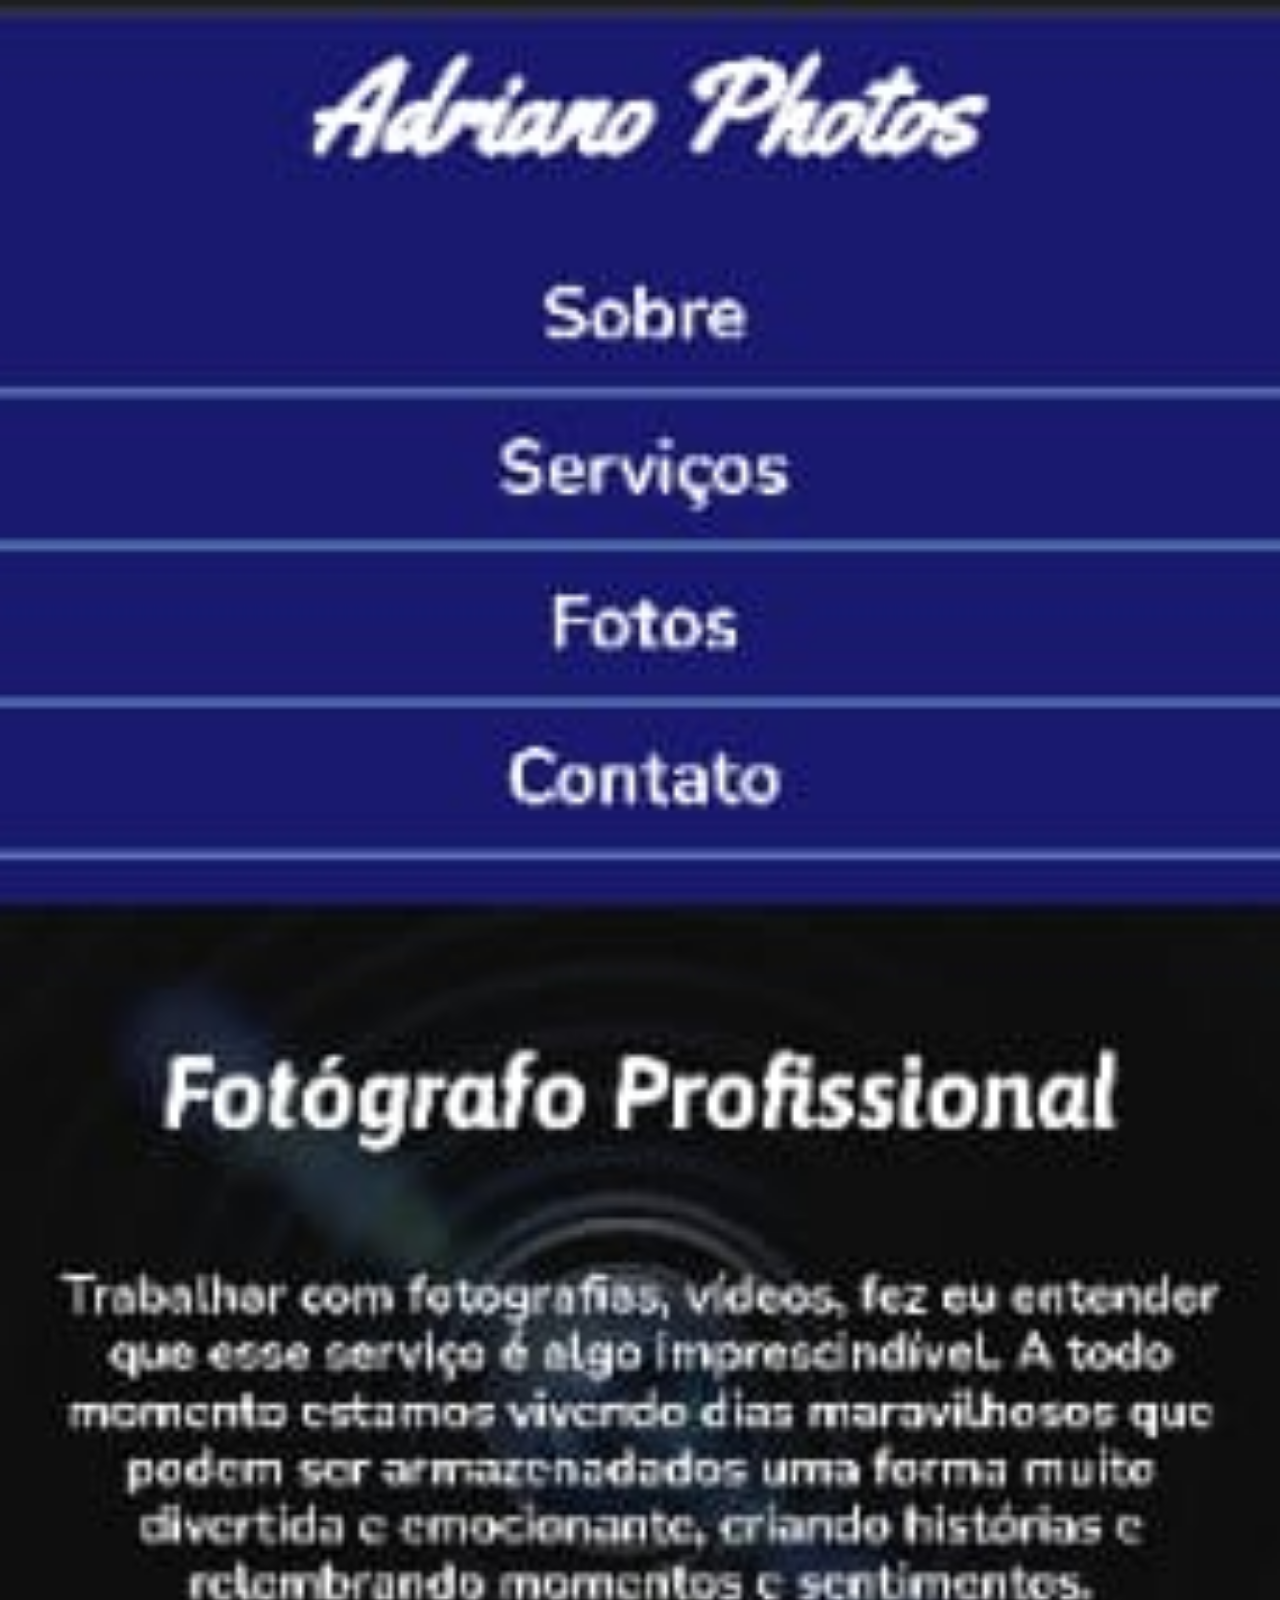
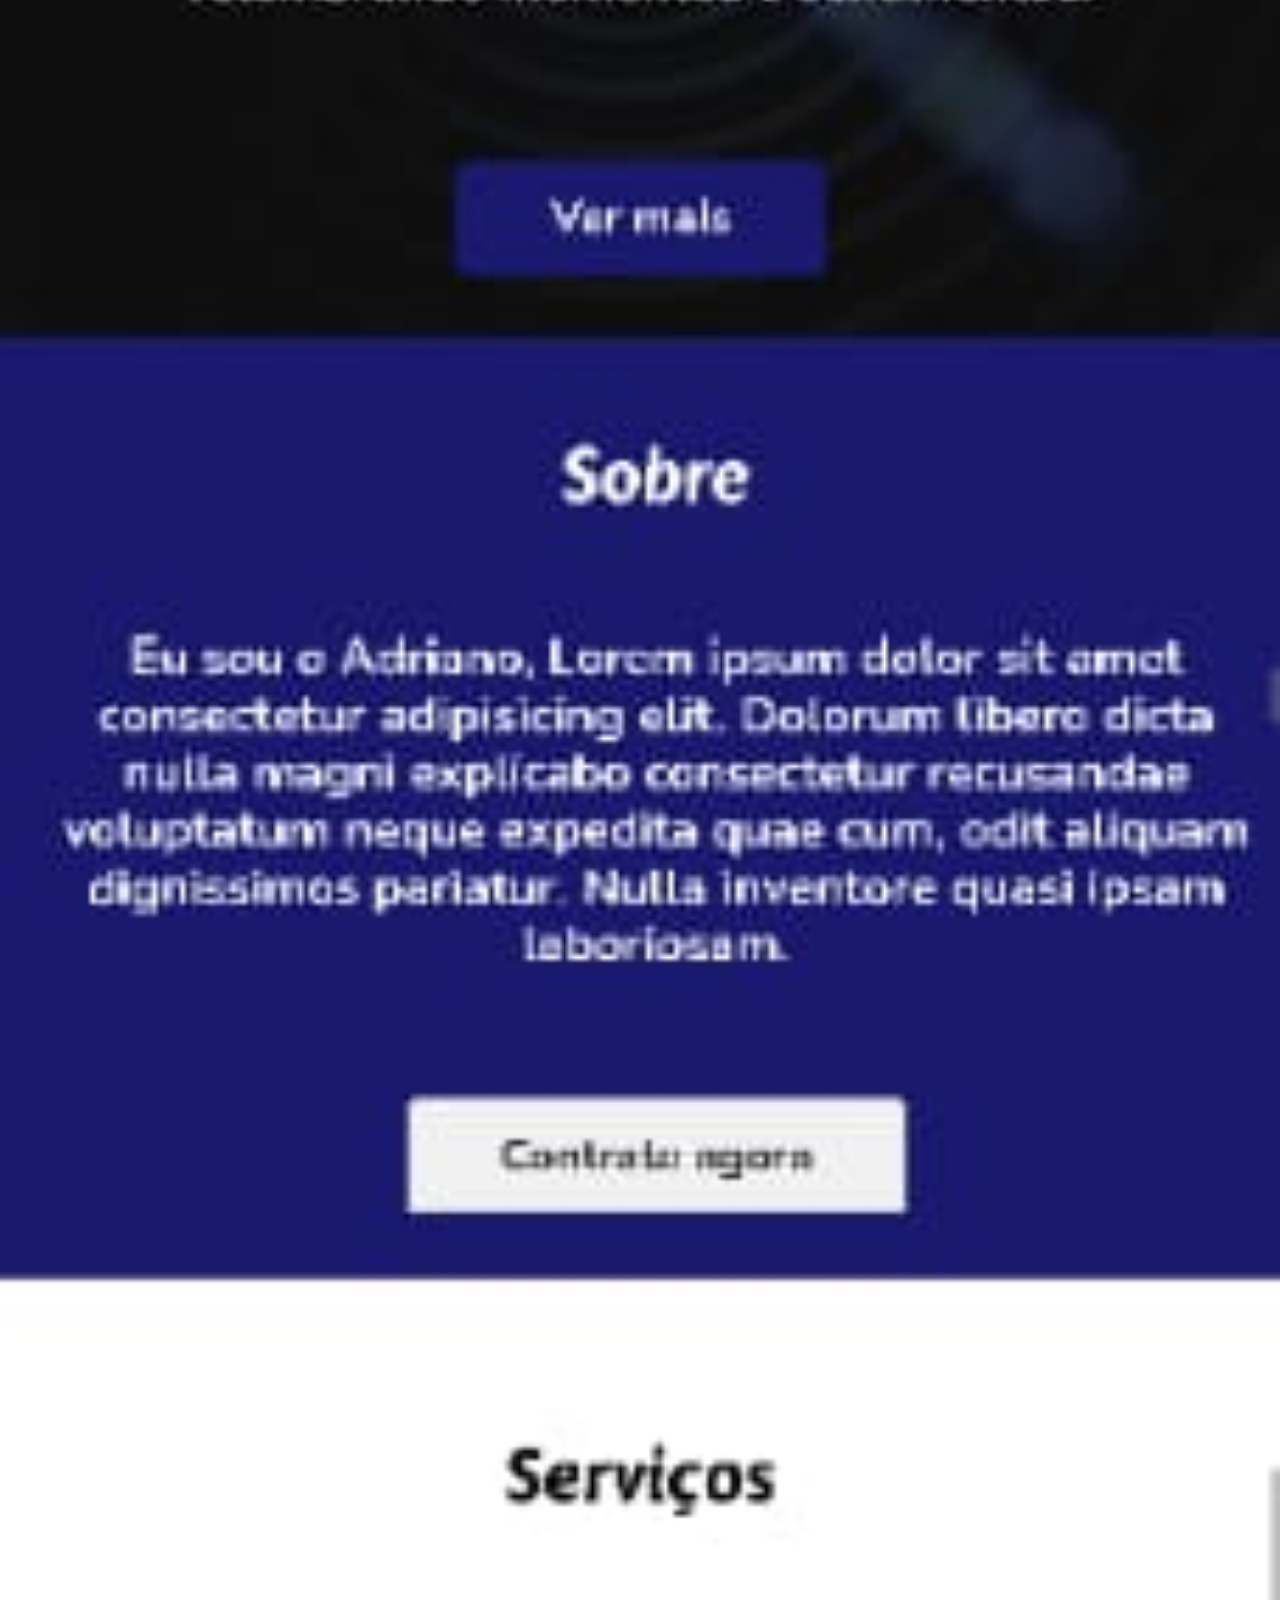
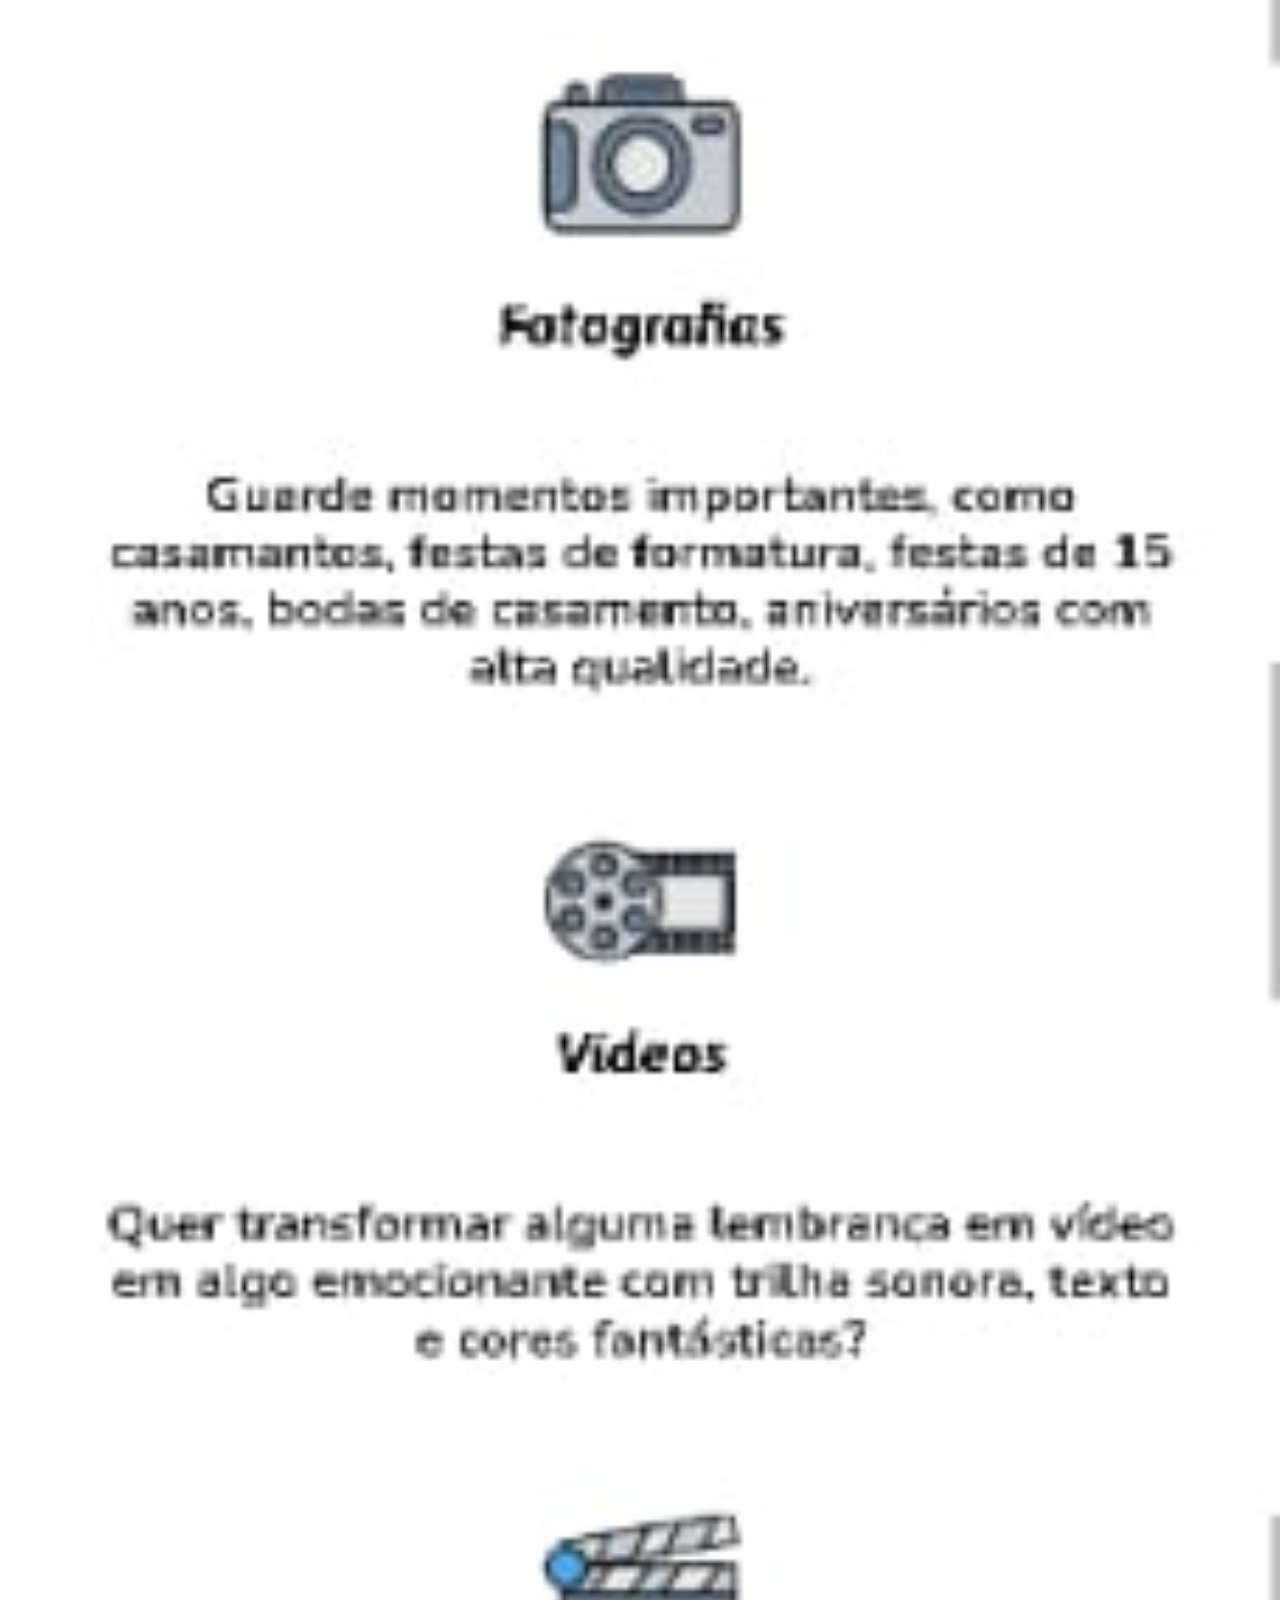
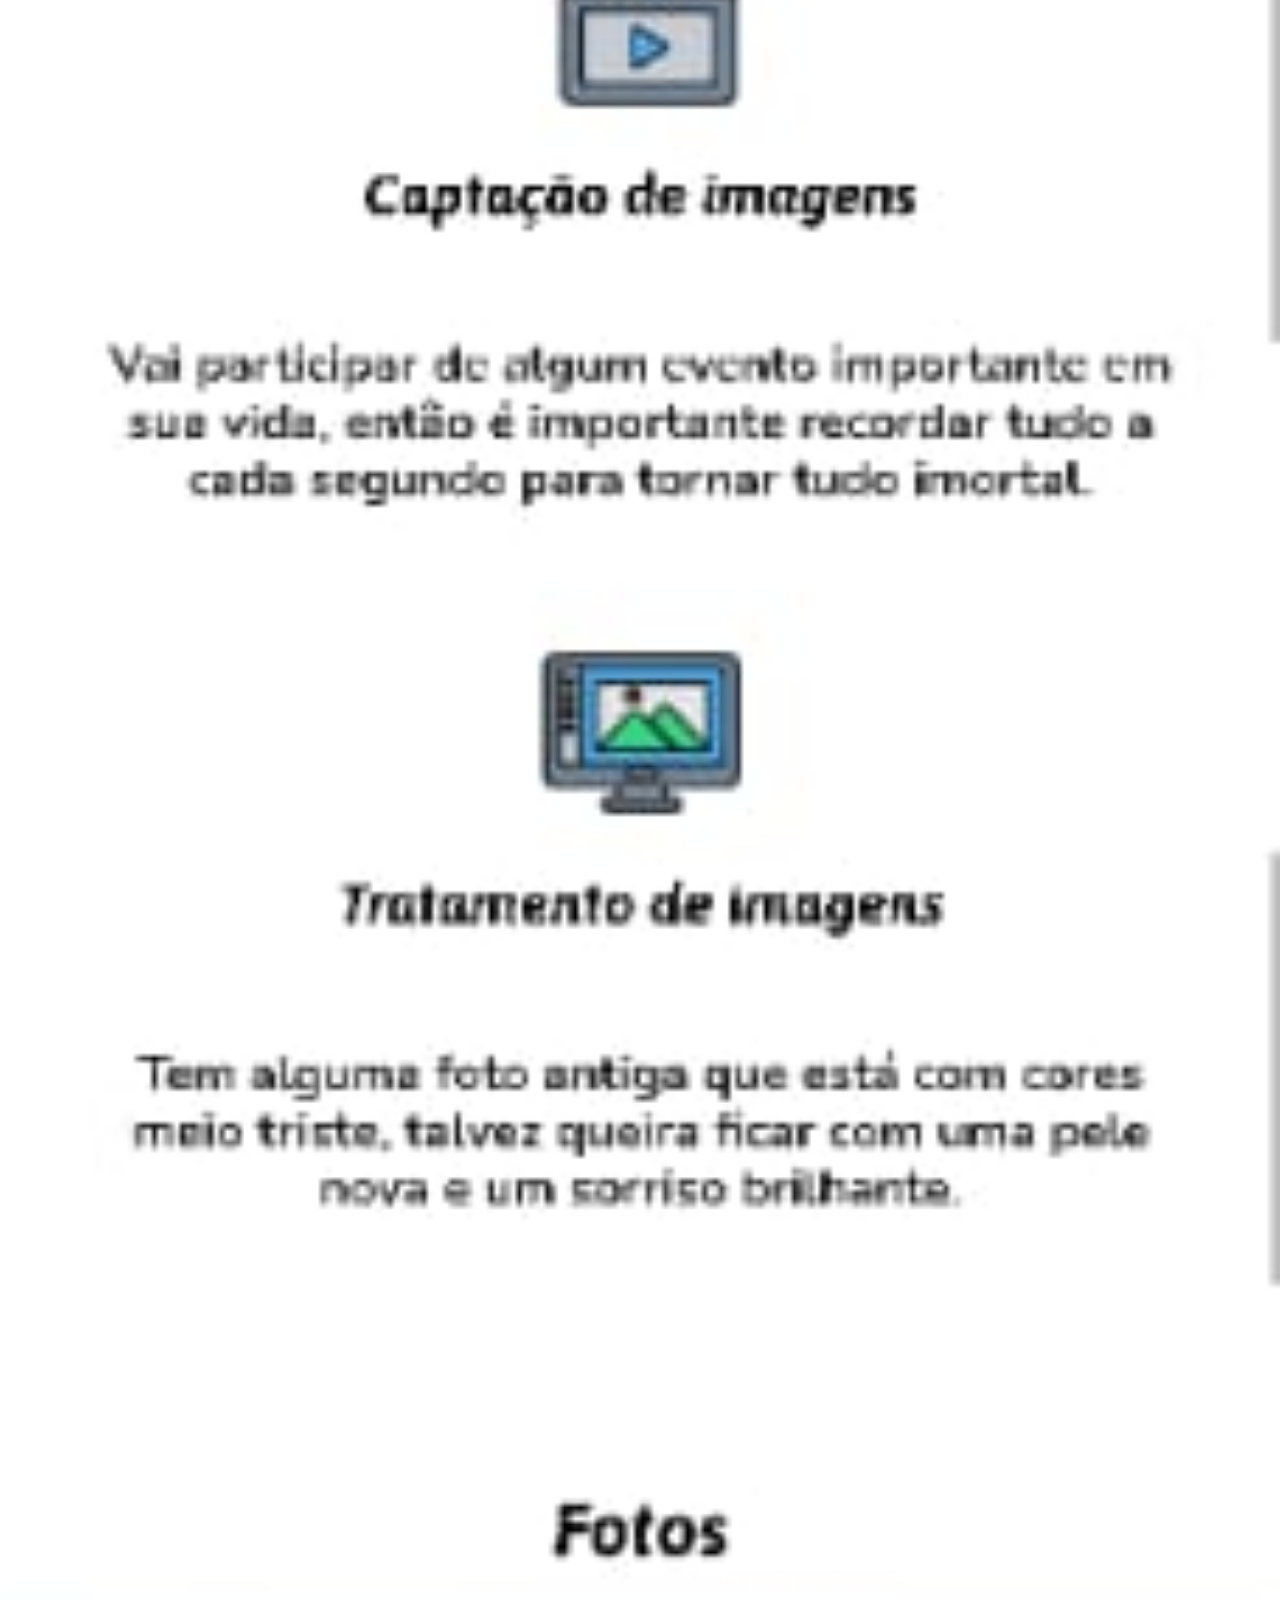
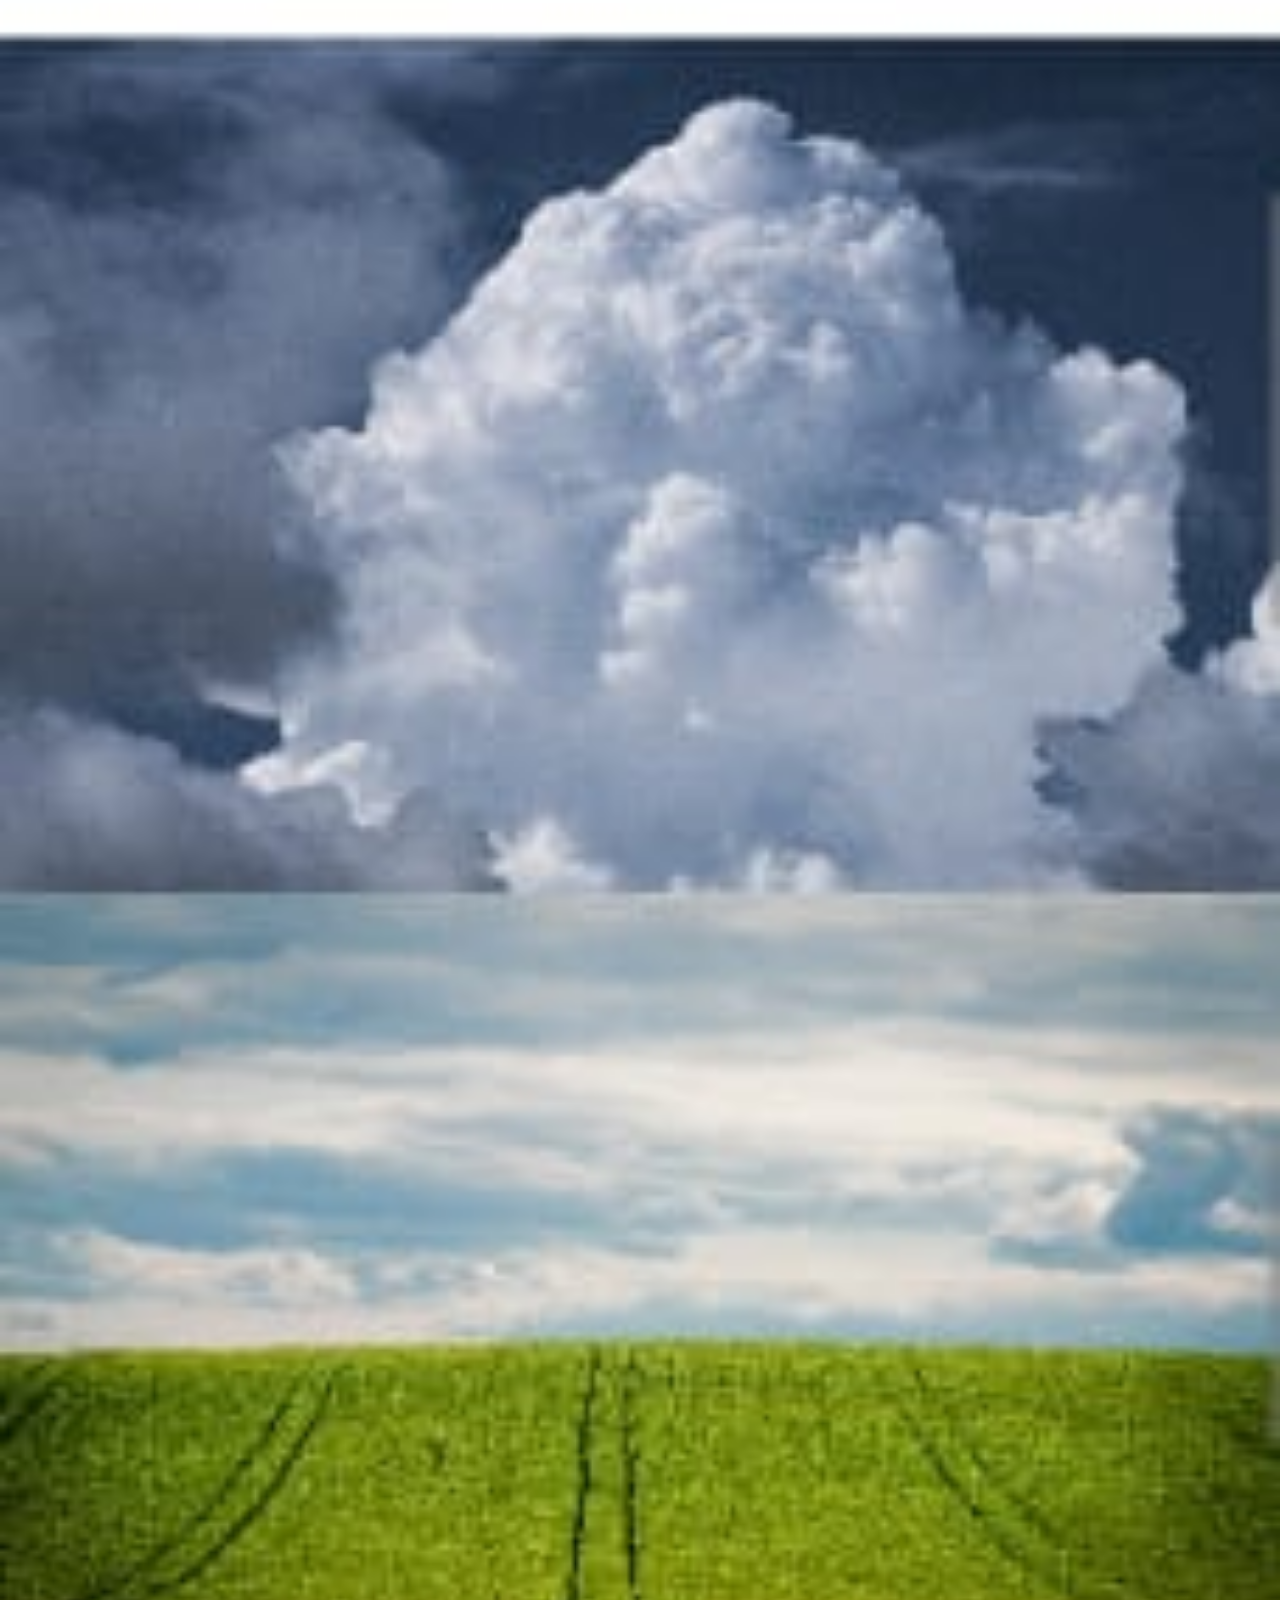
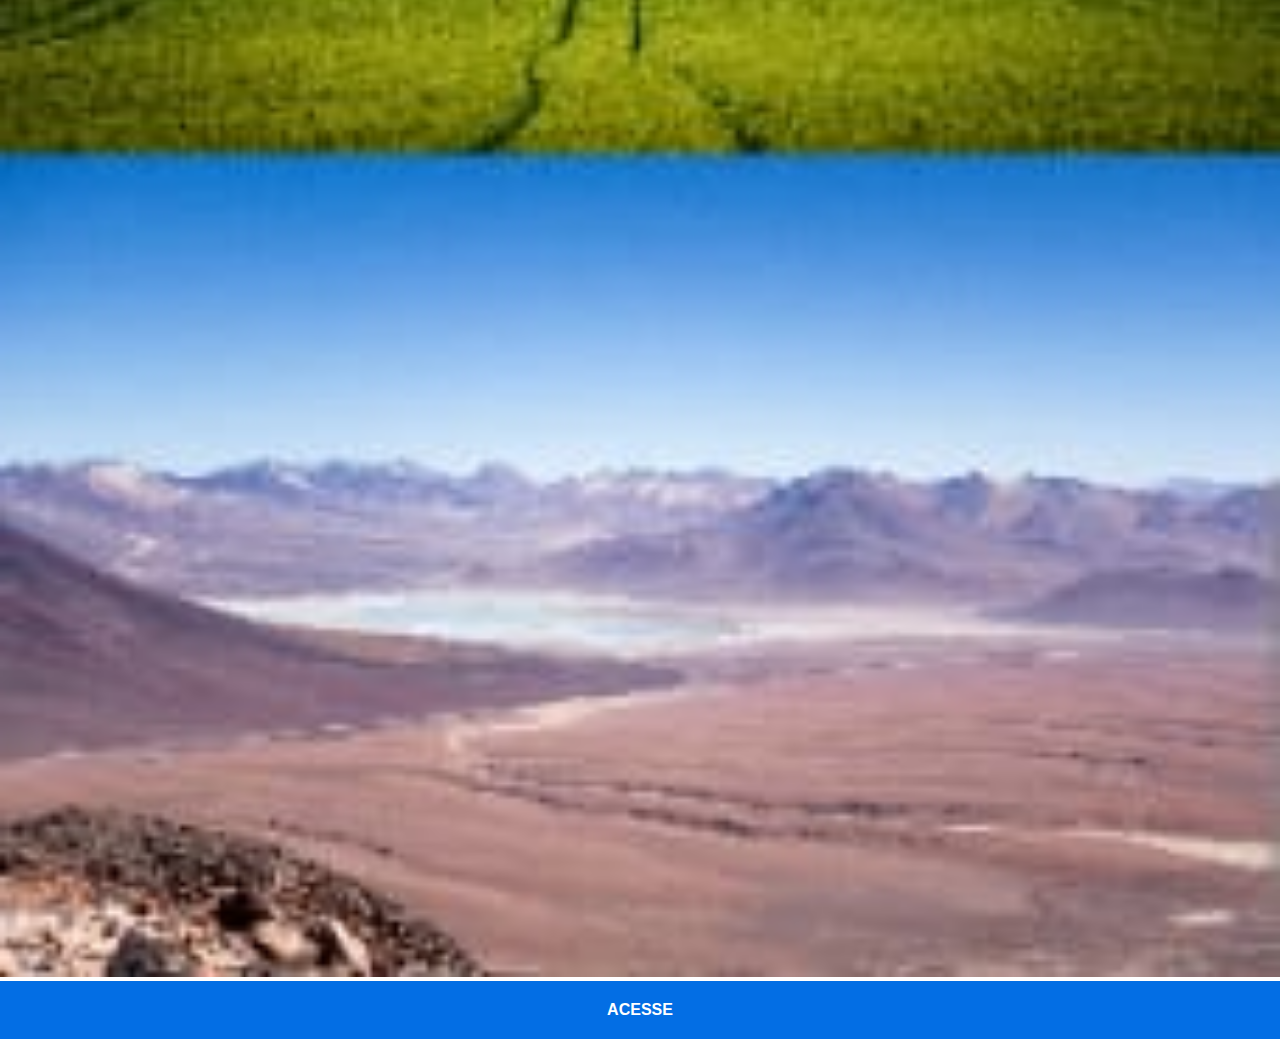
<file: photos.html>
<!DOCTYPE html>
<html lang="pt-br">
<head>
    <meta charset="UTF-8">
    <meta http-equiv="X-UA-Compatible" content="IE=edge">
    <meta name="viewport" content="width=device-width, initial-scale=1.0">
    <title>Site de Fotos</title>
    <style>
        * {
            margin: 0;
            padding: 0;
            font-family: Arial, Helvetica, sans-serif;
        }

        ::-webkit-scrollbar {
            width: 0;
            height: 0;
        }

        img {
            width: 100vw;
        }

        a {
            display: block;
            background-color: #036ee4;
            color: white;
            padding: 20px;
            text-align: center;
            font-weight: bolder;
            text-decoration: none;
        }

        a:hover {
            background-color: #589ae0;
        }

    </style>
</head>
<body>
    <img src="imagens/site-fotos.jpeg" alt="Site de fotos">
    <a href="https://adrianonribeiro.github.io/HTML/paginas_para_port/site_photos/index.html" target="_blank">ACESSE</a>
</body>
</html>
</file>
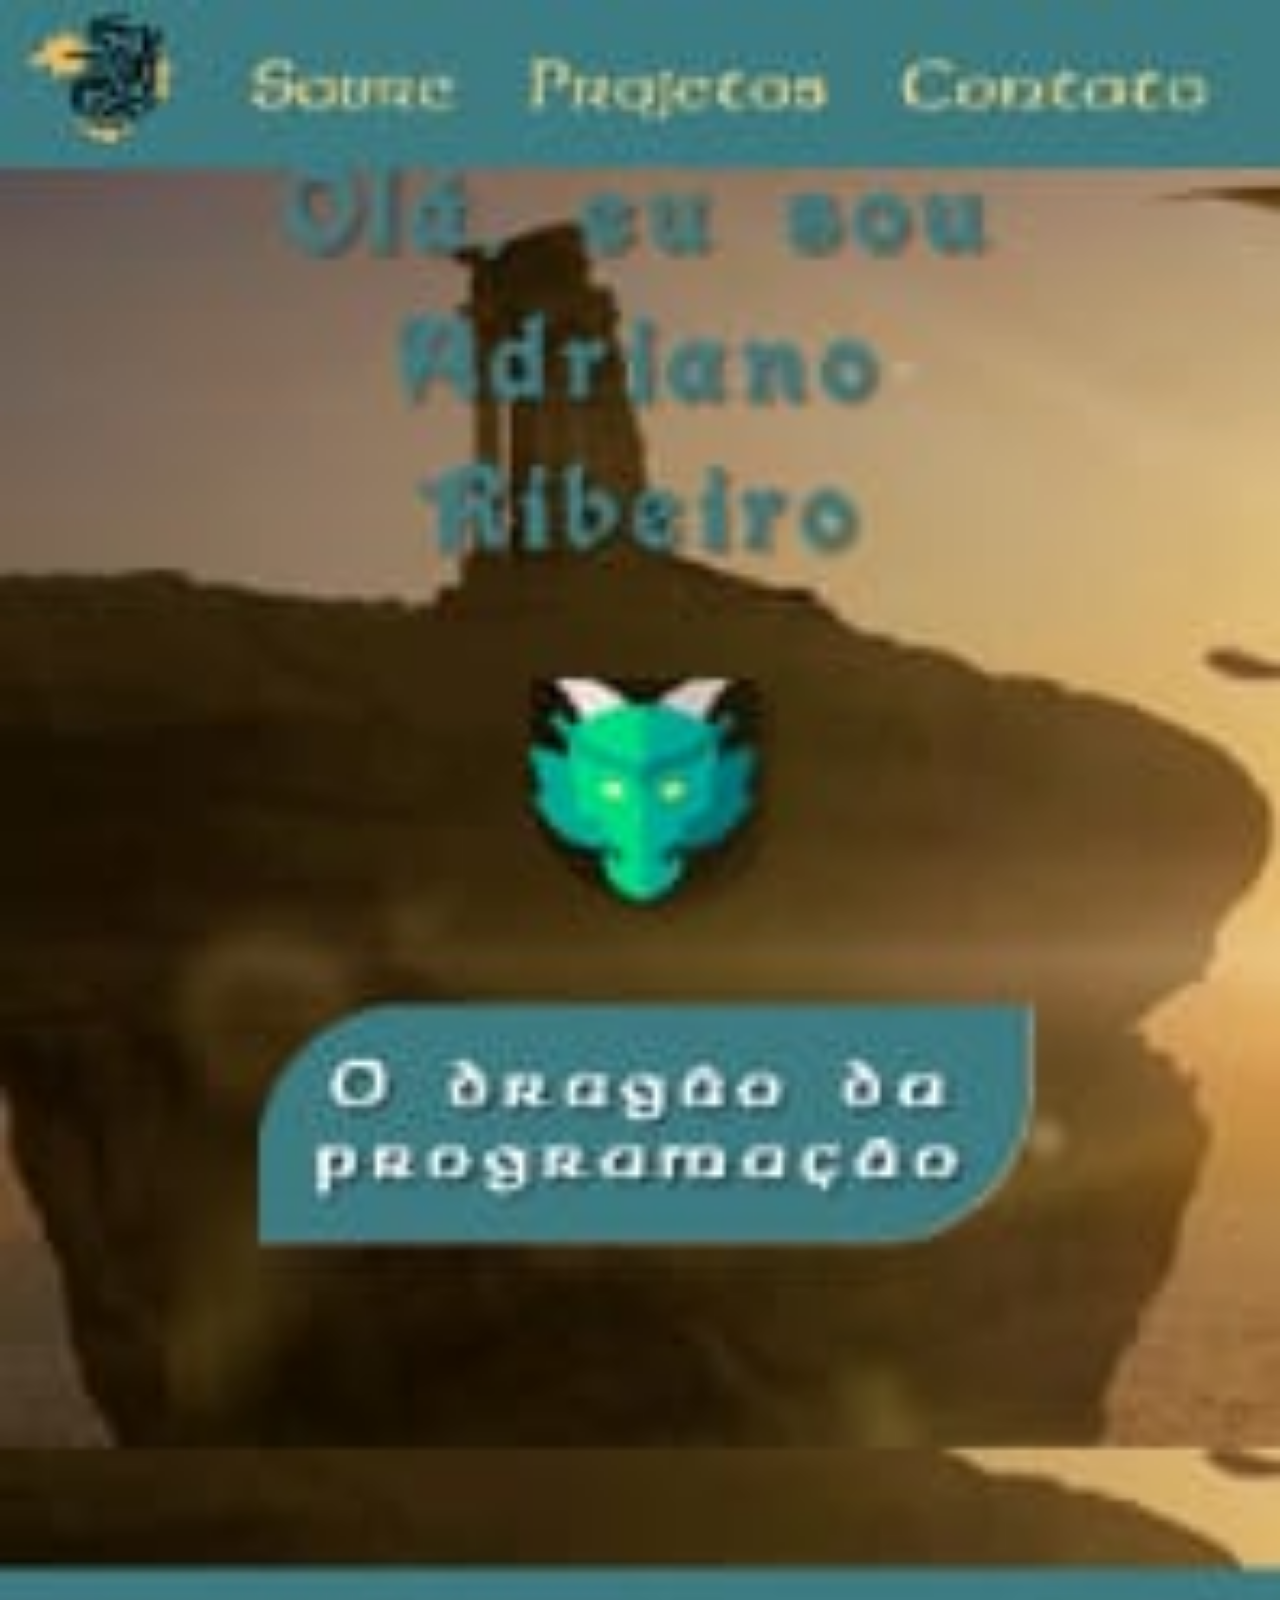
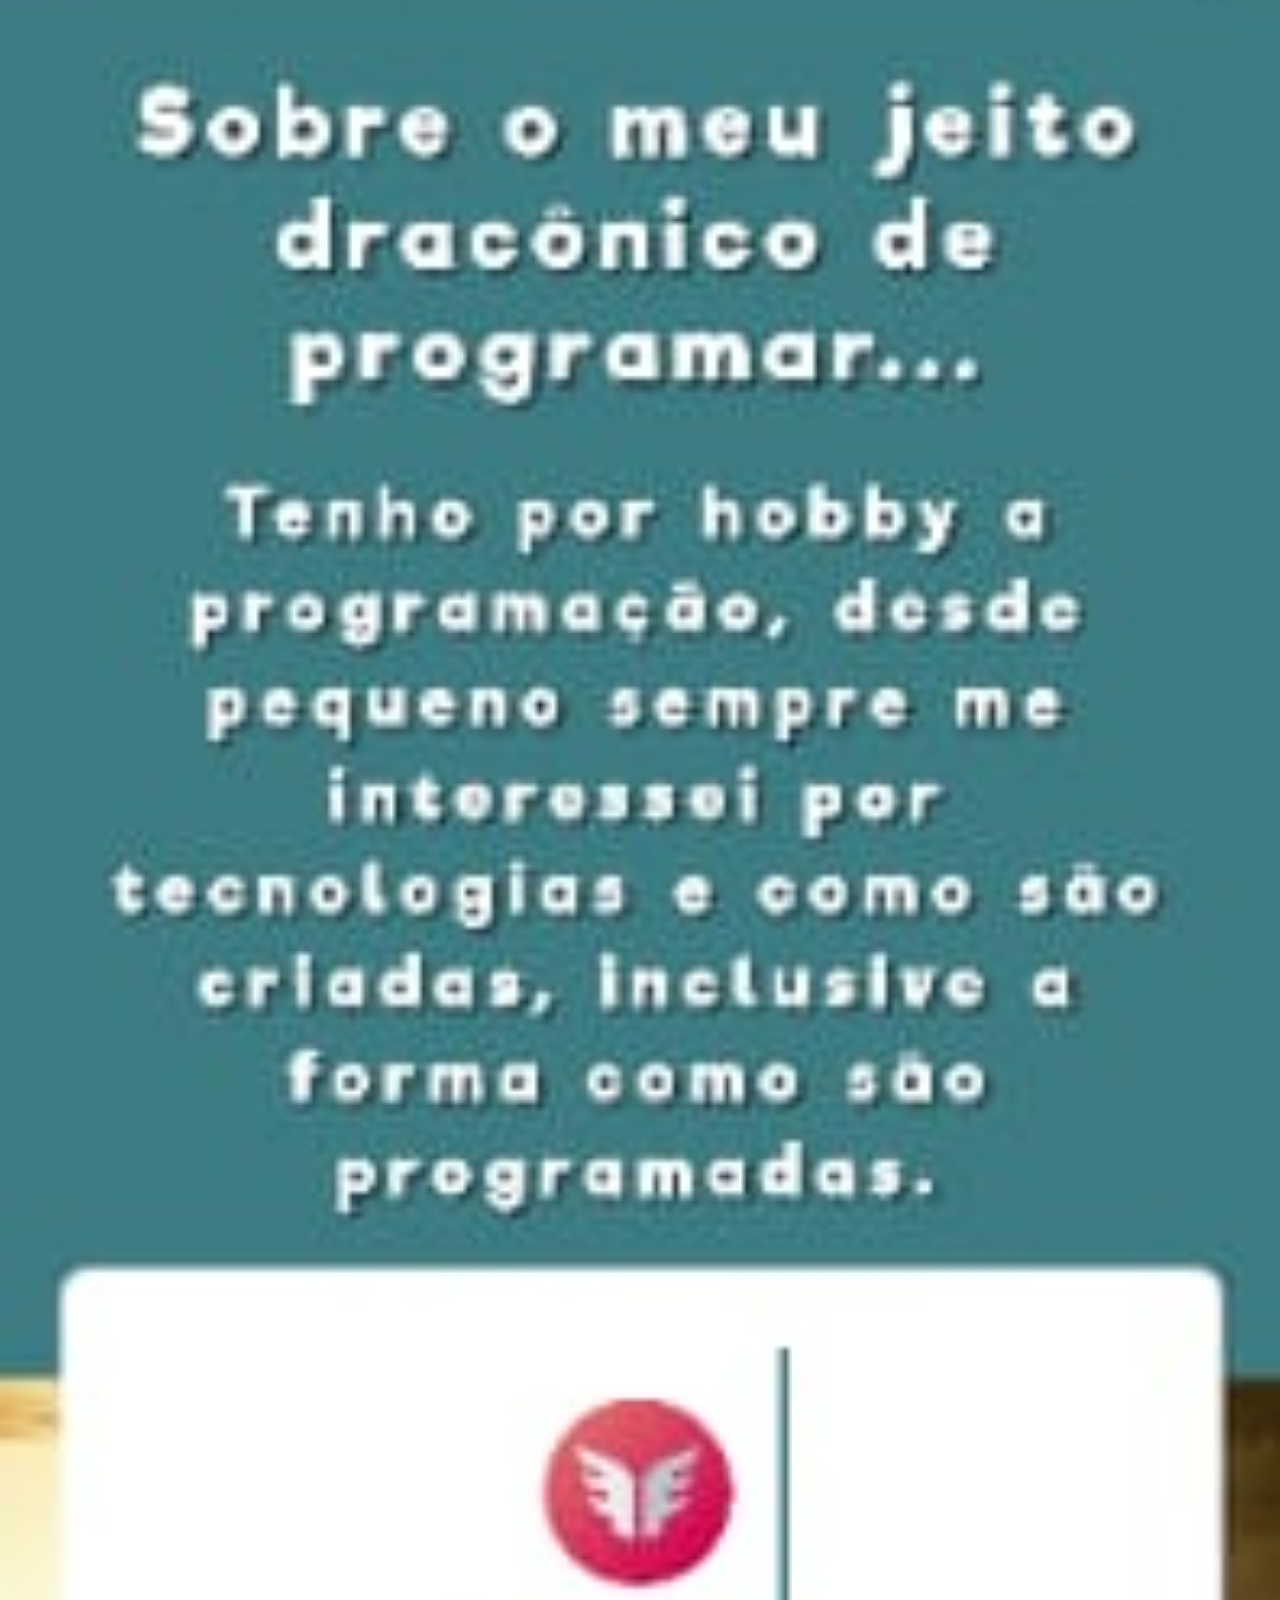
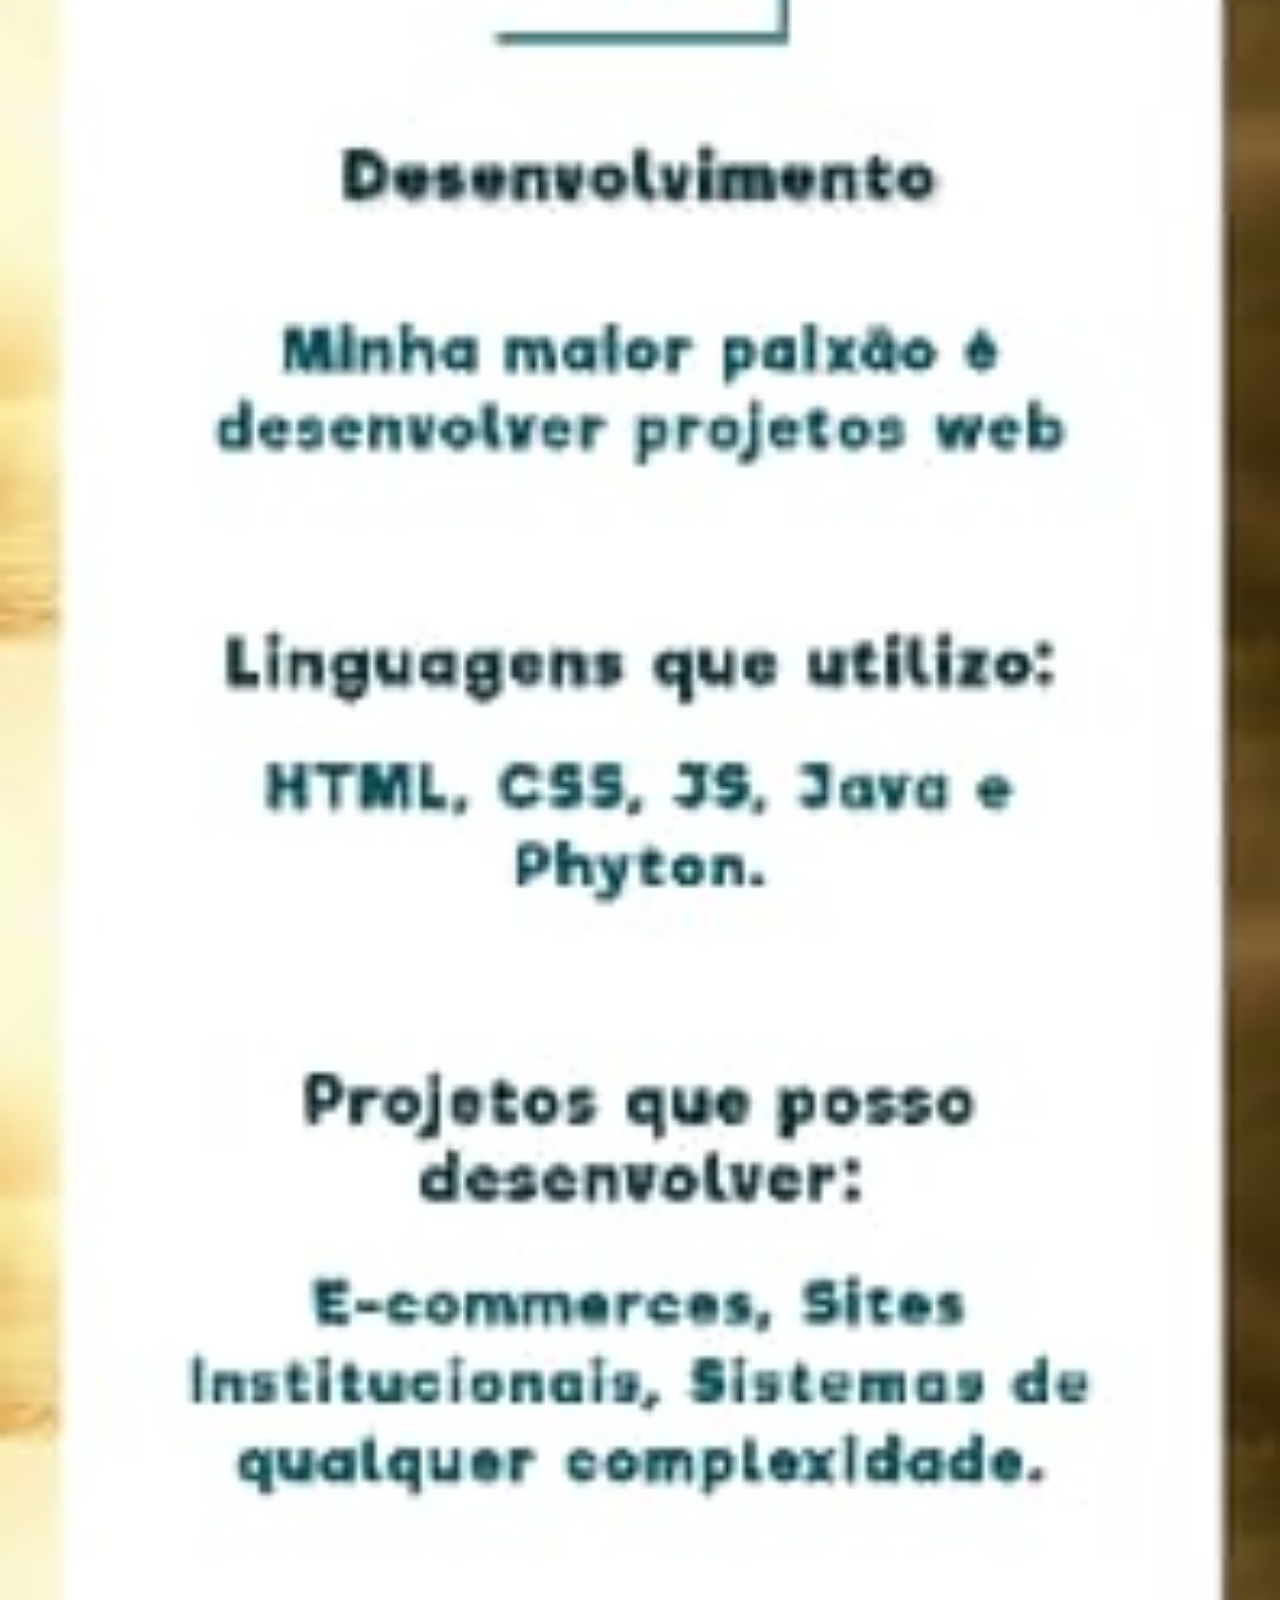
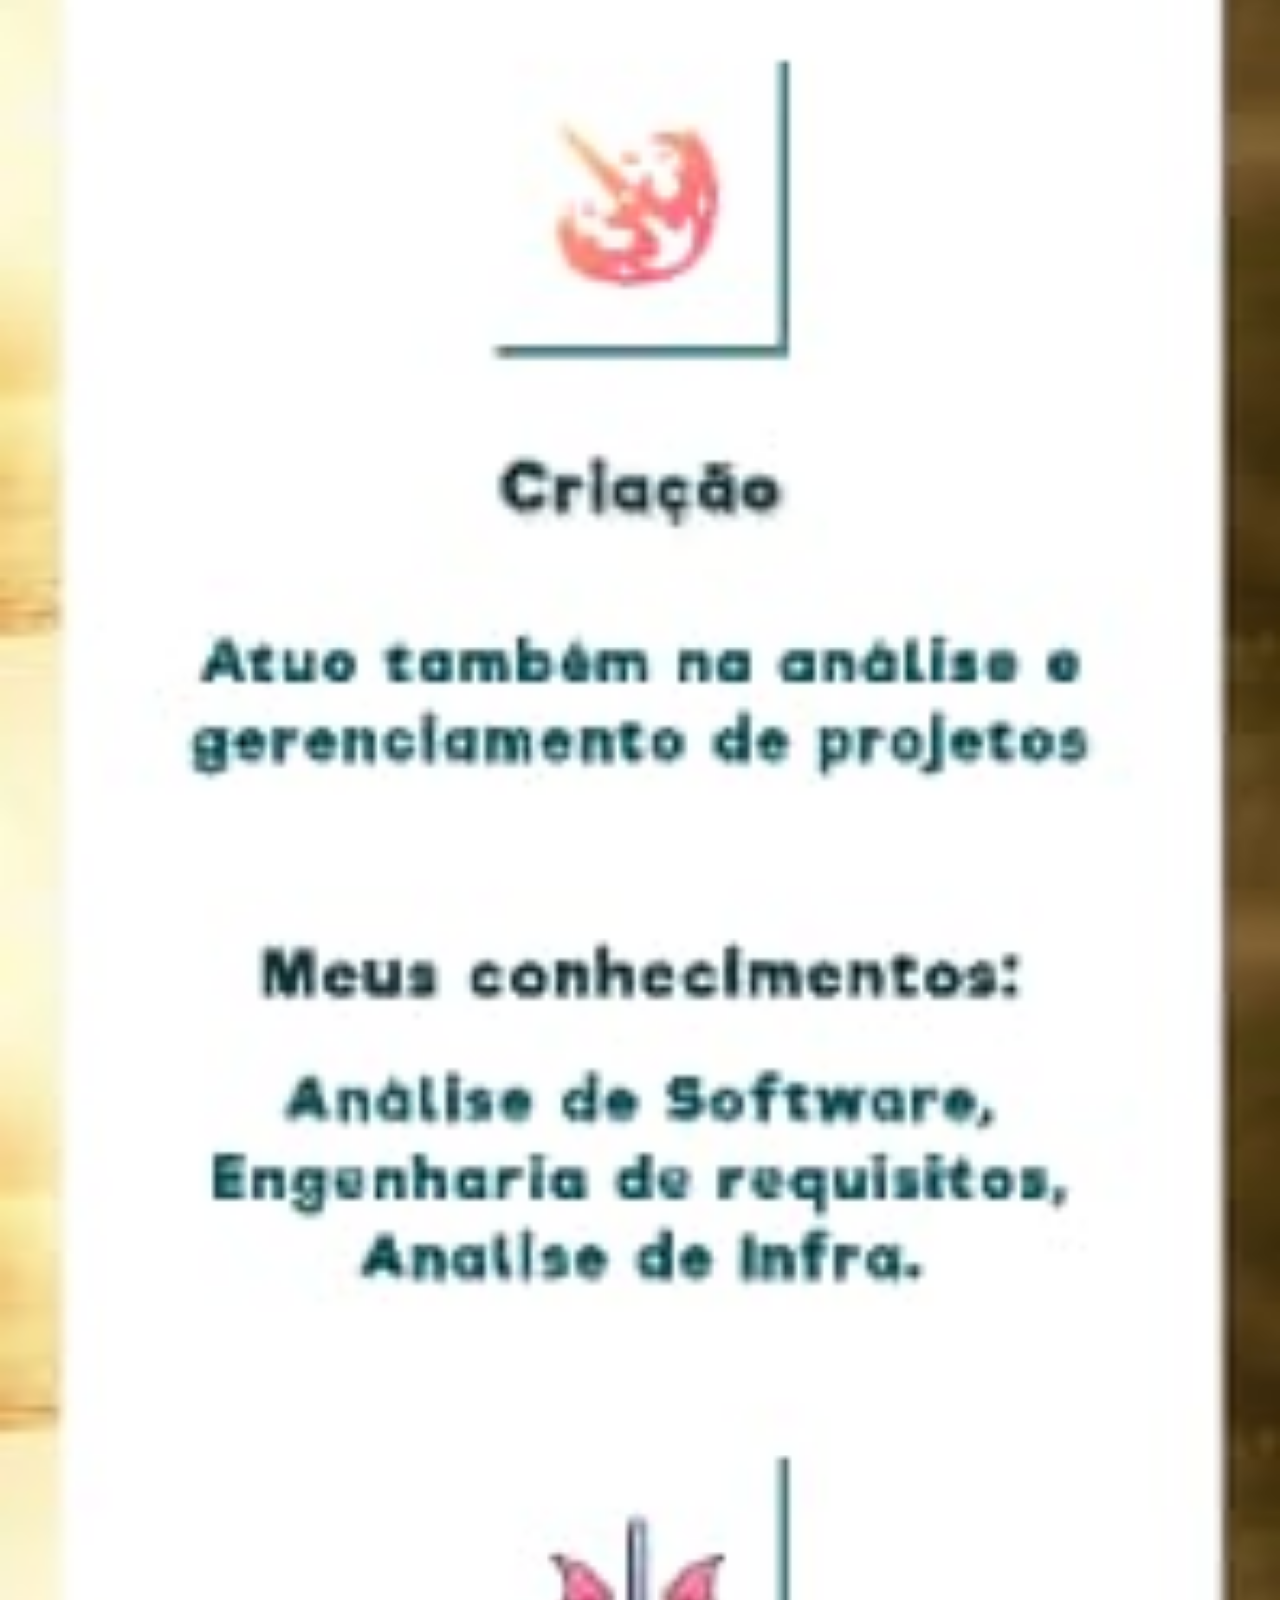
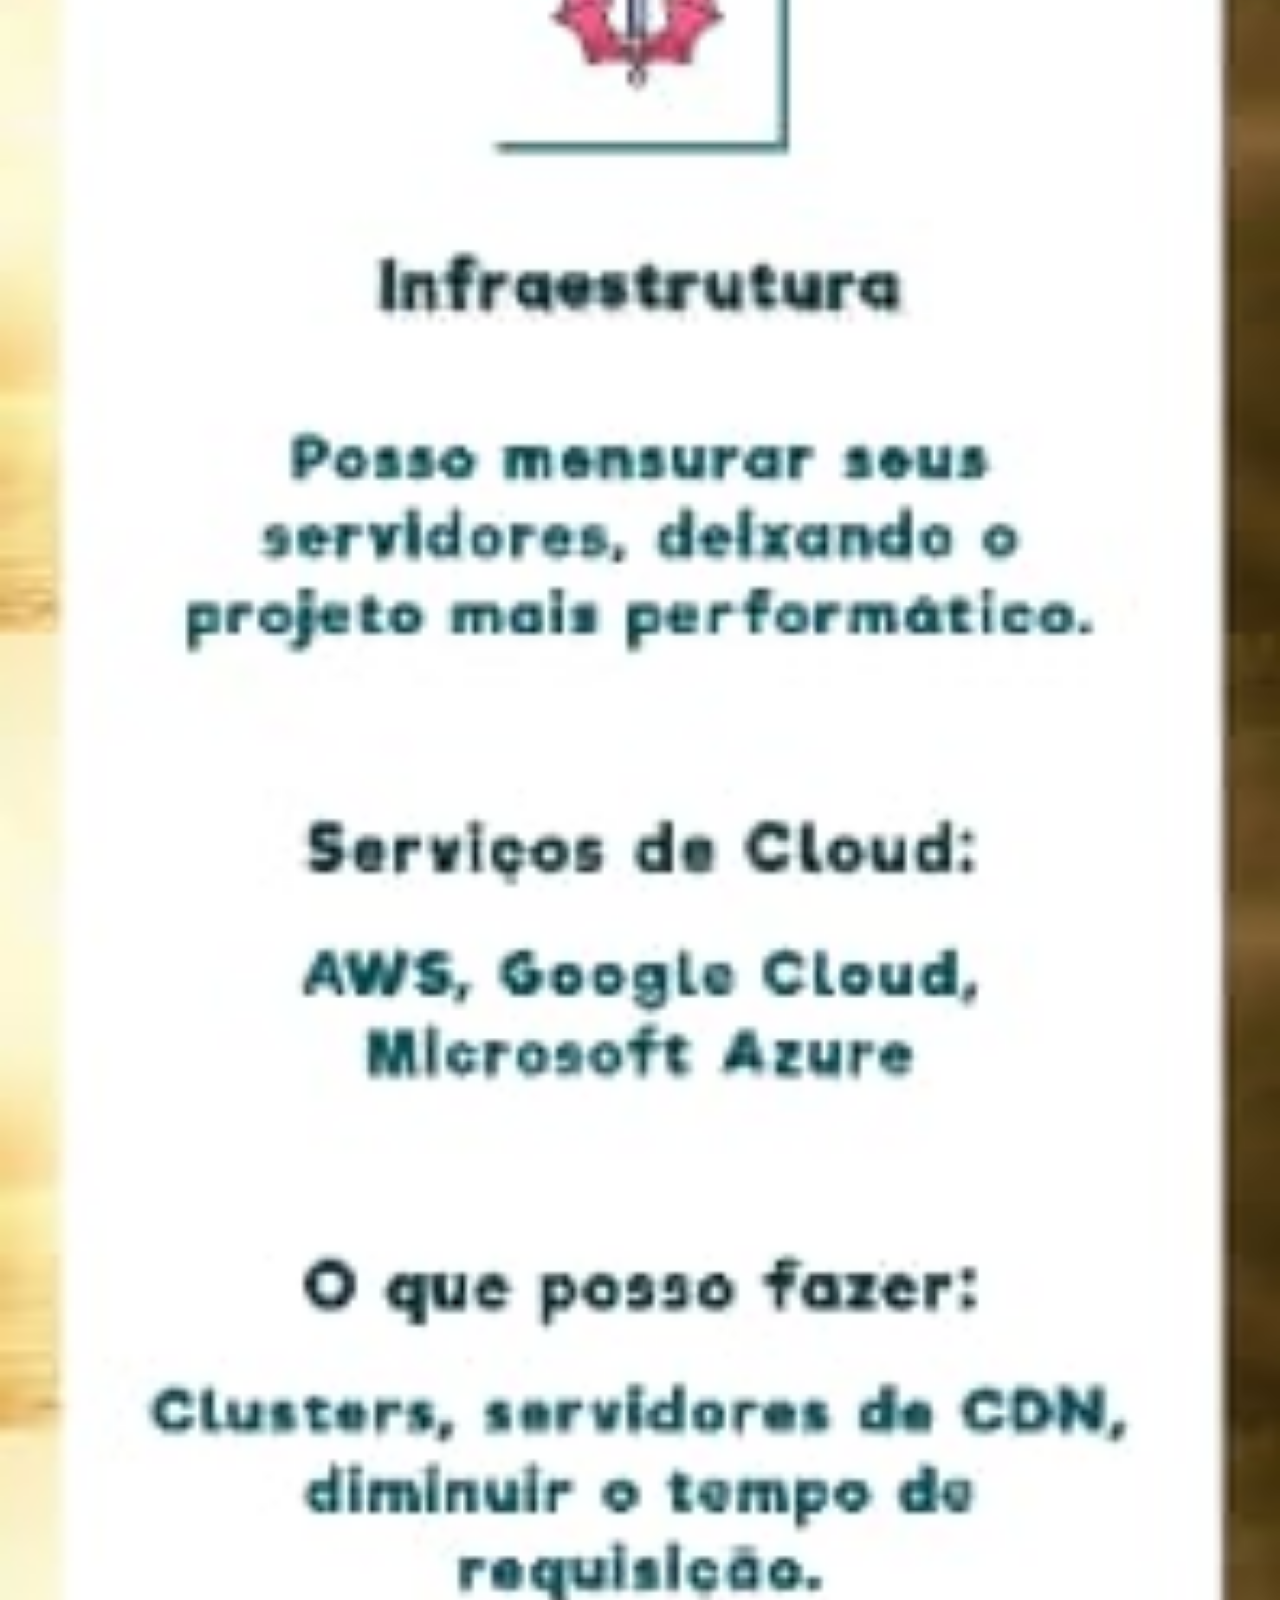
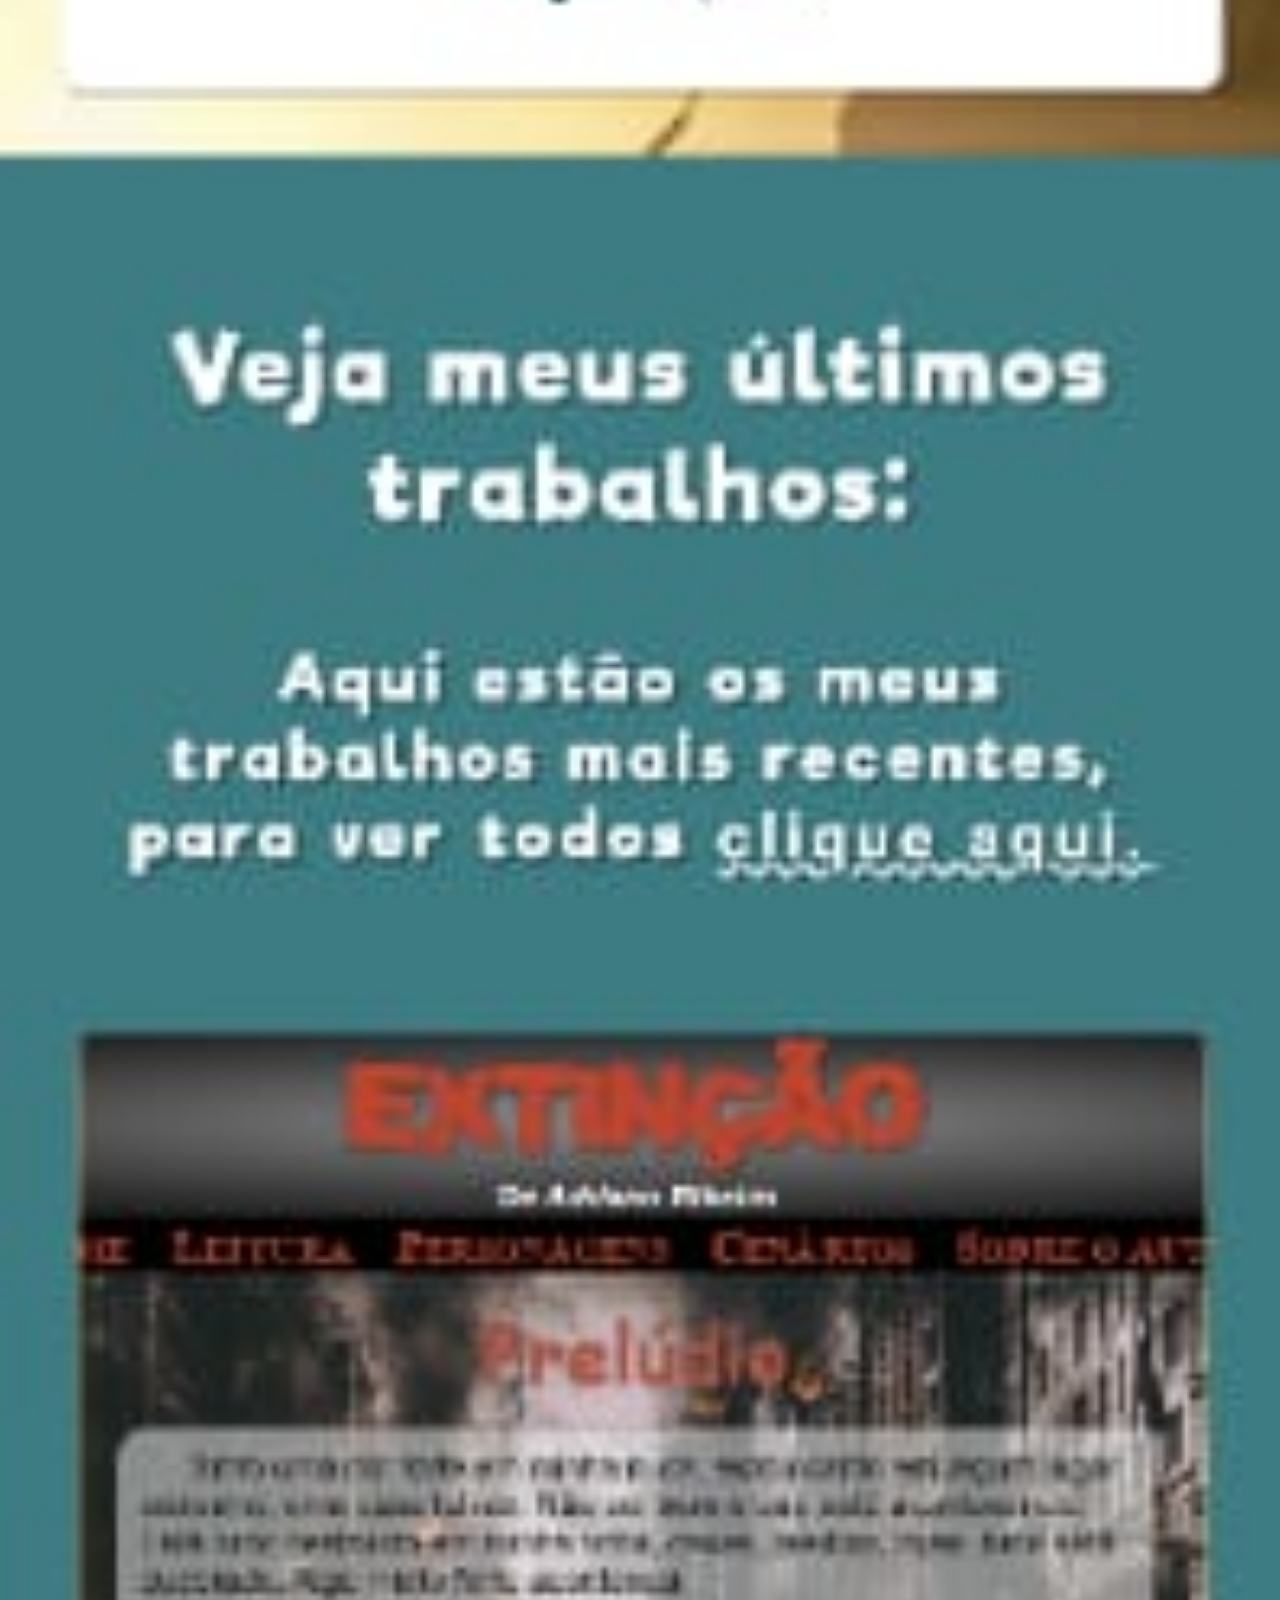
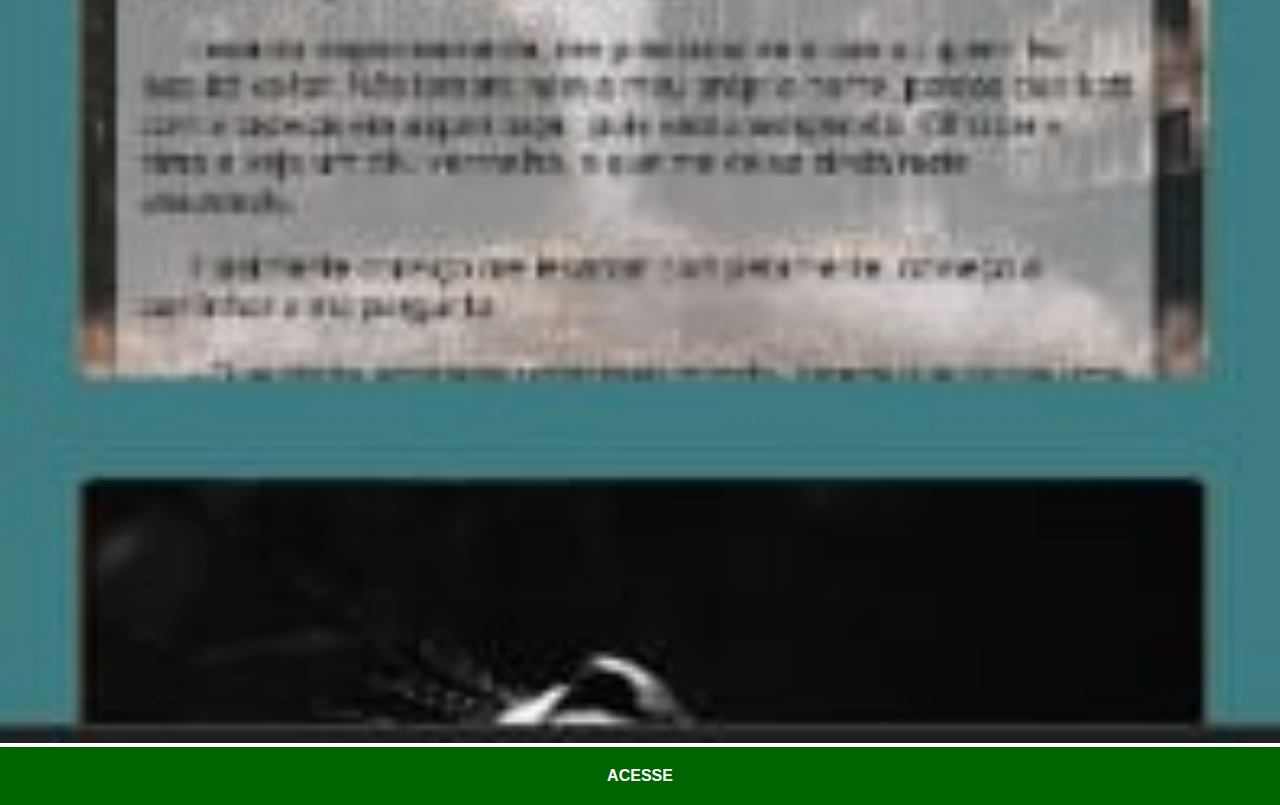
<file: portfolio.html>
<!DOCTYPE html>
<html lang="pt-br">
<head>
    <meta charset="UTF-8">
    <meta http-equiv="X-UA-Compatible" content="IE=edge">
    <meta name="viewport" content="width=device-width, initial-scale=1.0">
    <title>Portfólio</title>
    <style>
        * {
            margin: 0;
            padding: 0;
            font-family: Arial, Helvetica, sans-serif;
        }

        ::-webkit-scrollbar {
            width: 0;
            height: 0;
        }

        img {
            width: 100vw;
        }

        a {
            display: block;
            background-color: darkgreen;
            color: white;
            padding: 20px;
            text-align: center;
            font-weight: bolder;
            text-decoration: none;
        }

        a:hover {
            background-color: green;
        }

    </style>
</head>
<body>
    <img src="imagens/site-port.jpeg" alt="Portfólio">
    <a href="https://adrianonribeiro.github.io/HTML/site_flex/index.html" target="_blank">ACESSE</a>
</body>
</html>
</file>
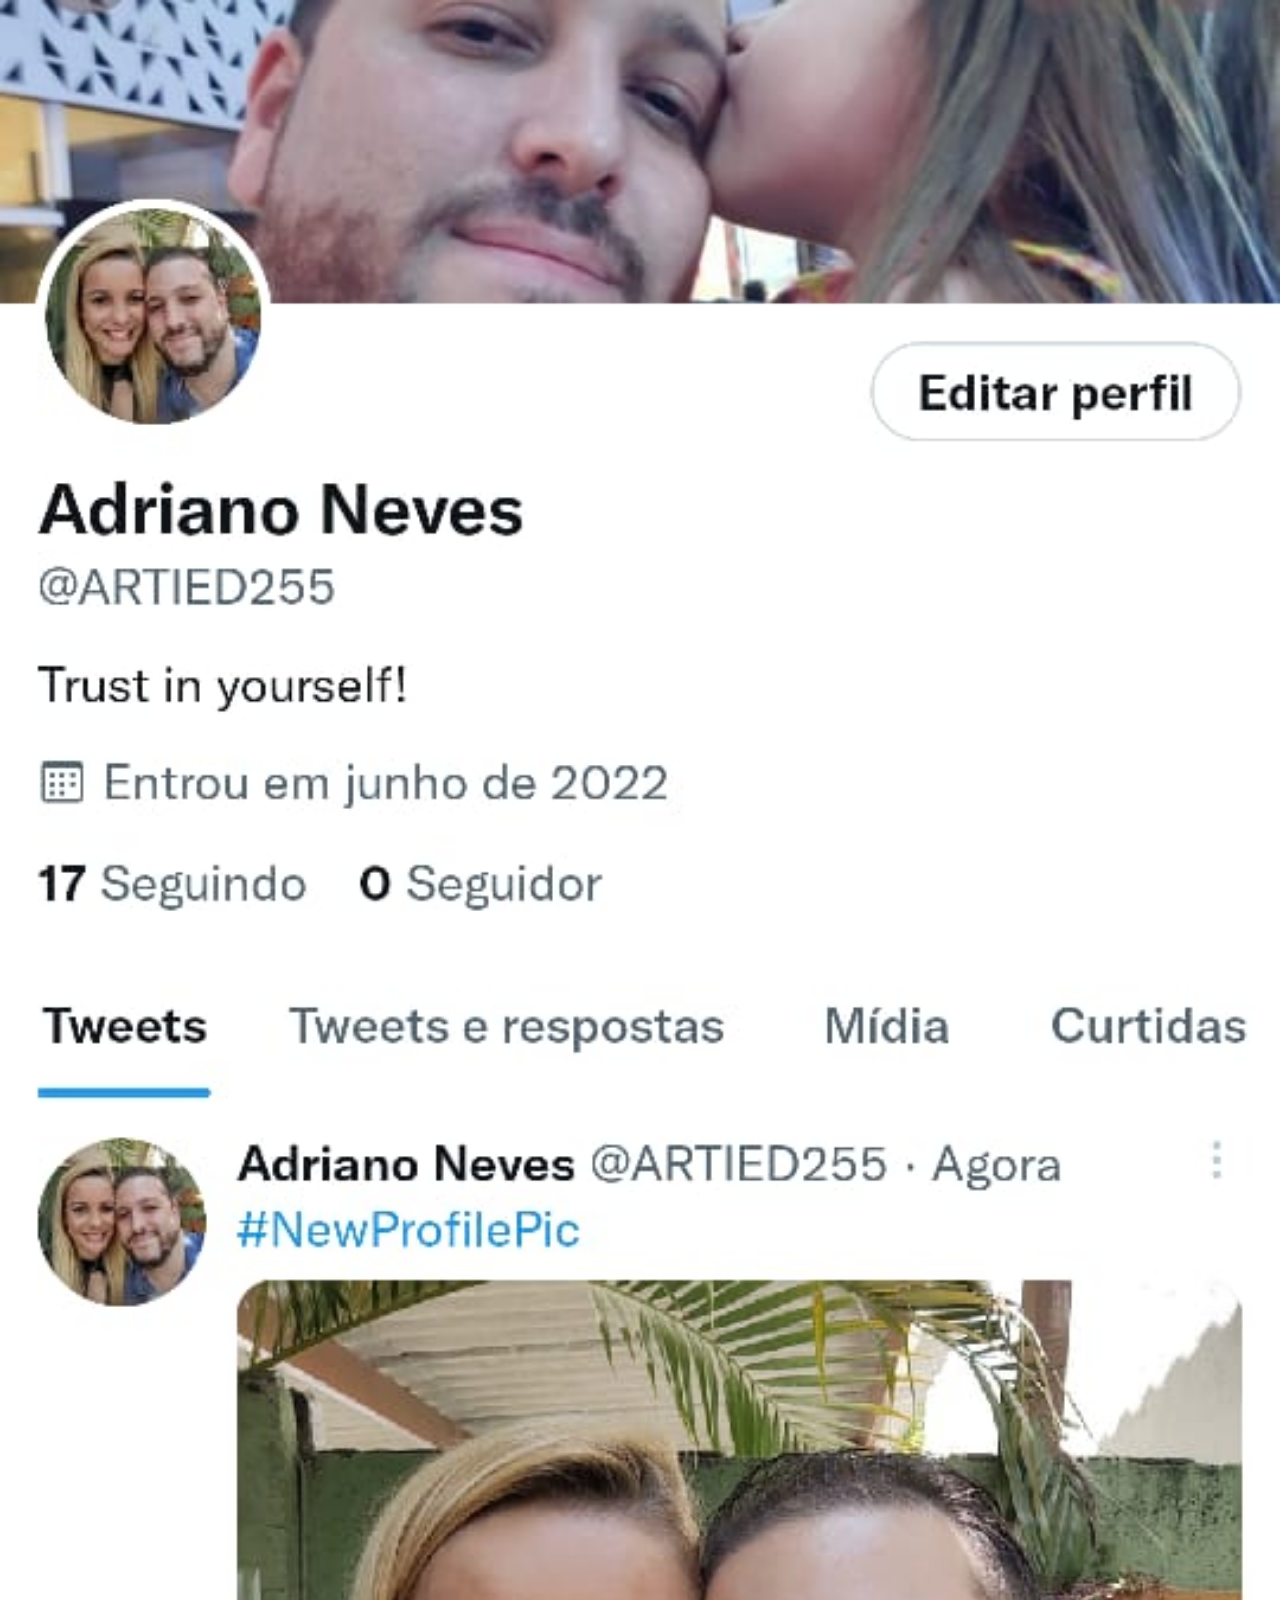
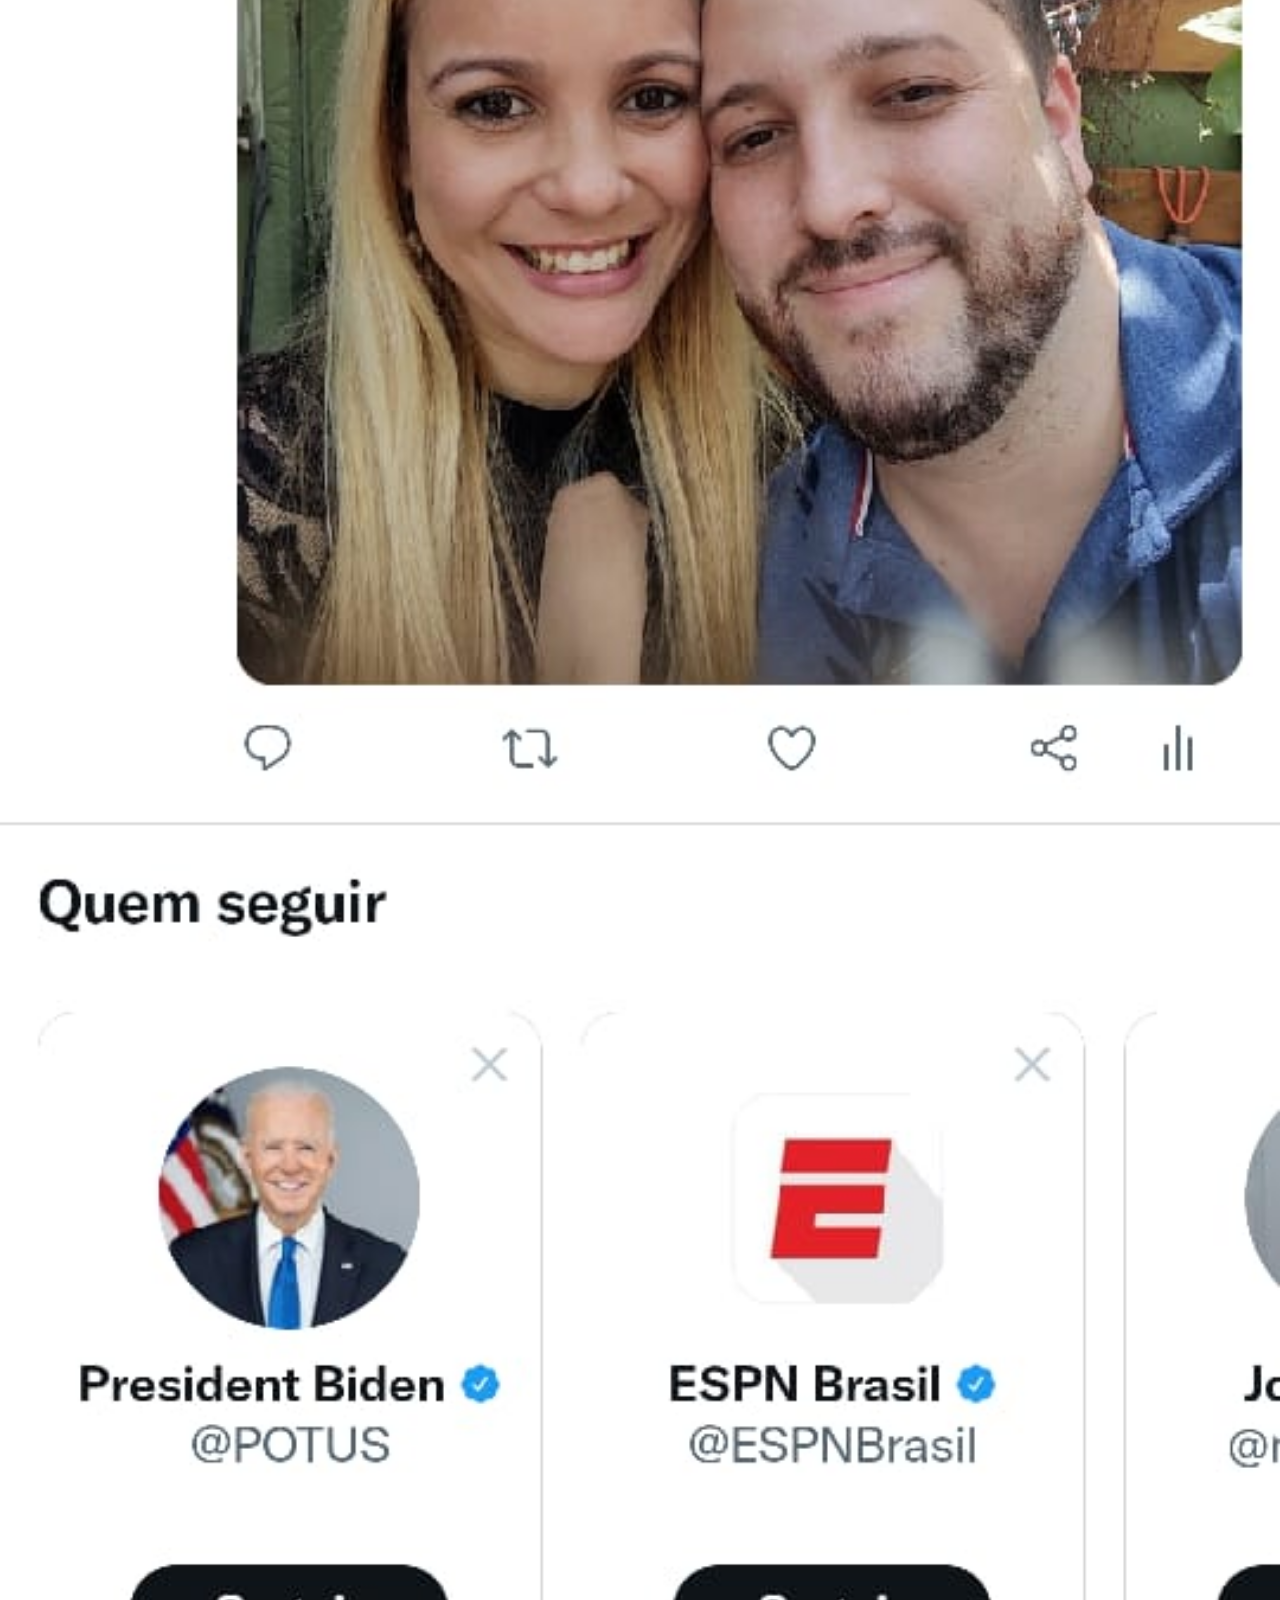
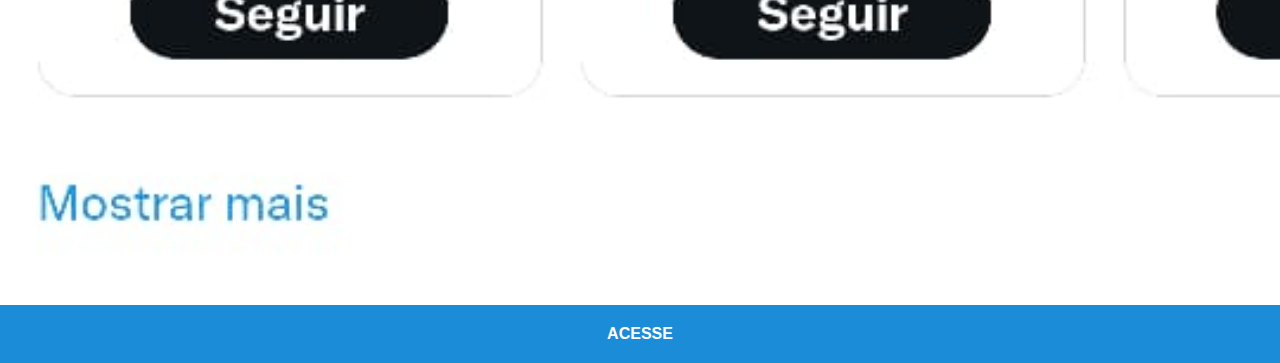
<file: twitter.html>
<!DOCTYPE html>
<html lang="pt-br">
<head>
    <meta charset="UTF-8">
    <meta http-equiv="X-UA-Compatible" content="IE=edge">
    <meta name="viewport" content="width=device-width, initial-scale=1.0">
    <title>Twitter</title>
    <style>
        * {
            margin: 0;
            padding: 0;
            font-family: Arial, Helvetica, sans-serif;
        }

        ::-webkit-scrollbar {
            width: 0;
            height: 0;
        }

        img {
            width: 100vw;
        }

        a {
            display: block;
            background-color: #1A8CD8;
            color: white;
            padding: 20px;
            text-align: center;
            font-weight: bolder;
            text-decoration: none;
        }

        a:hover {
            background-color: #8fc5e9;
        }

    </style>
</head>
<body>
    <img src="imagens/tela-twitter.jpeg" alt="Twitter">
    <a href="https://twitter.com/ARTIED255" target="_blank">ACESSE</a>
</body>
</html>
</file>
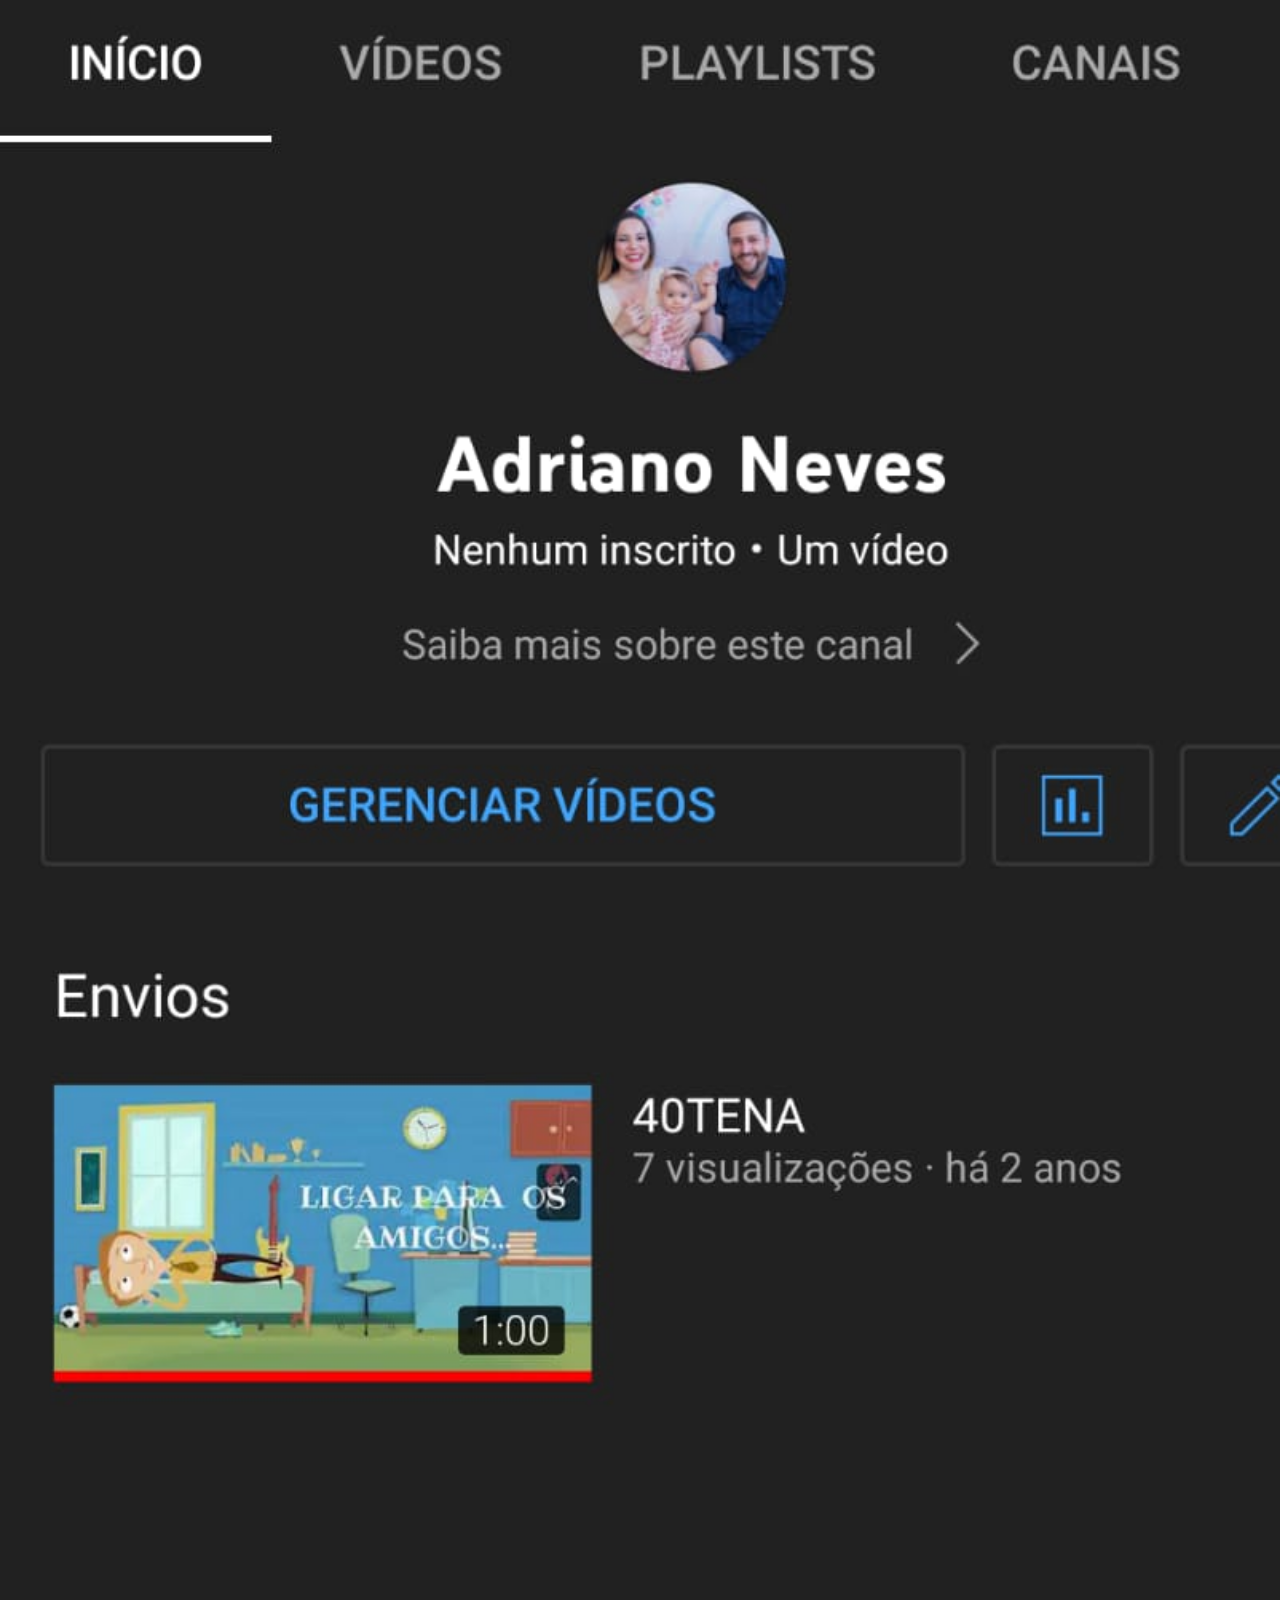
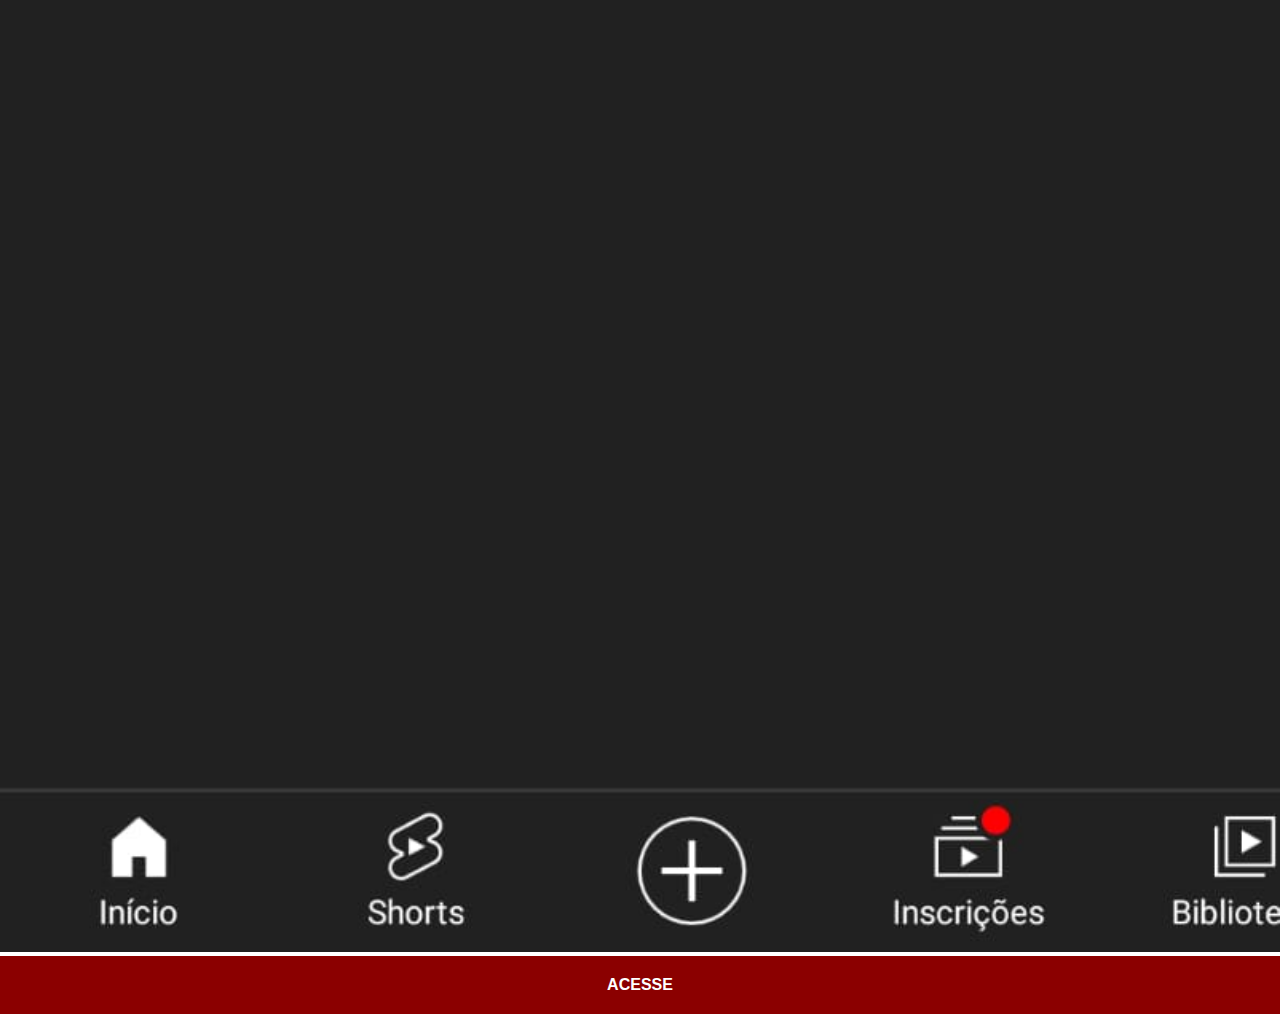
<file: youtube.html>
<!DOCTYPE html>
<html lang="pt-br">
<head>
    <meta charset="UTF-8">
    <meta http-equiv="X-UA-Compatible" content="IE=edge">
    <meta name="viewport" content="width=device-width, initial-scale=1.0">
    <title>YouTube</title>
    <style>
        * {
            margin: 0;
            padding: 0;
            font-family: Arial, Helvetica, sans-serif;
        }

        ::-webkit-scrollbar {
            width: 0;
            height: 0;
        }

        img {
            width: 100vw;
        }

        a {
            display: block;
            background-color: darkred;
            color: white;
            padding: 20px;
            text-align: center;
            font-weight: bolder;
            text-decoration: none;
        }

        a:hover {
            background-color: red;
        }

    </style>
</head>
<body>
    <img src="imagens/tela-youtube.jpeg" alt="YouTube">
    <a href="https://www.youtube.com/channel/UCo7hwxZF-S6ljvU4M9m17Dg" target="_blank">ACESSE</a>
</body>
</html>
</file>
<file: estilos/style.css>
@charset "UTF-8";

* {
    margin: 0;
    padding: 0;
    font-family: Arial, Helvetica, sans-serif;
}

html, body {
    height: 100vh;
    width: 100vw;
    background-color: black;
}

body {
    background: url(../imagens/fundo-madeira.jpg) no-repeat top center;
    background-size: cover;
    background-attachment: fixed;
}

main {
    position: relative;
    height: 100vh;
    
}

section#telefone {
    position: absolute;
    top: 50%;
    left: 50%;
    transform: translate(-50%, -50%);
    height: 627px;
    width: 311px;
    background: url(../imagens/frame-iphone.png) no-repeat;
}

iframe#tela {
    position: relative;
    top: 81px;
    left: 23px;
    width: 266px;
    height: 468px;
}

section#redes-sociais {
    
    display: flex;
    flex-direction: column;
    justify-content: center;

}

section#redes-sociais img {
    width: 70px;
    margin: 10px;
    border-radius: 20%;
    box-shadow: 2px 2px 5px rgba(0, 0, 0, 0.404);
    box-sizing: border-box;
}

section#redes-sociais img:hover {
    border: 2px solid rgba(255, 255, 255, 0.603);
    transform: translate(-3px, -3px);
    box-shadow: 5px 5px 10px rgba(0, 0, 0, 0.623);
    transition: transform 0.2s, border 0.2s;
}

@media (max-width: 450px) {

    section#redes-sociais {
        display: flex;
        flex-direction: row;
        position: fixed;
        align-items: center;
        justify-content: center;
       
    }

    section#redes-sociais img {
        width: 40px;
        height: 40px;
    }

    

}

#hora {
    height: 7em;
}
</file>
